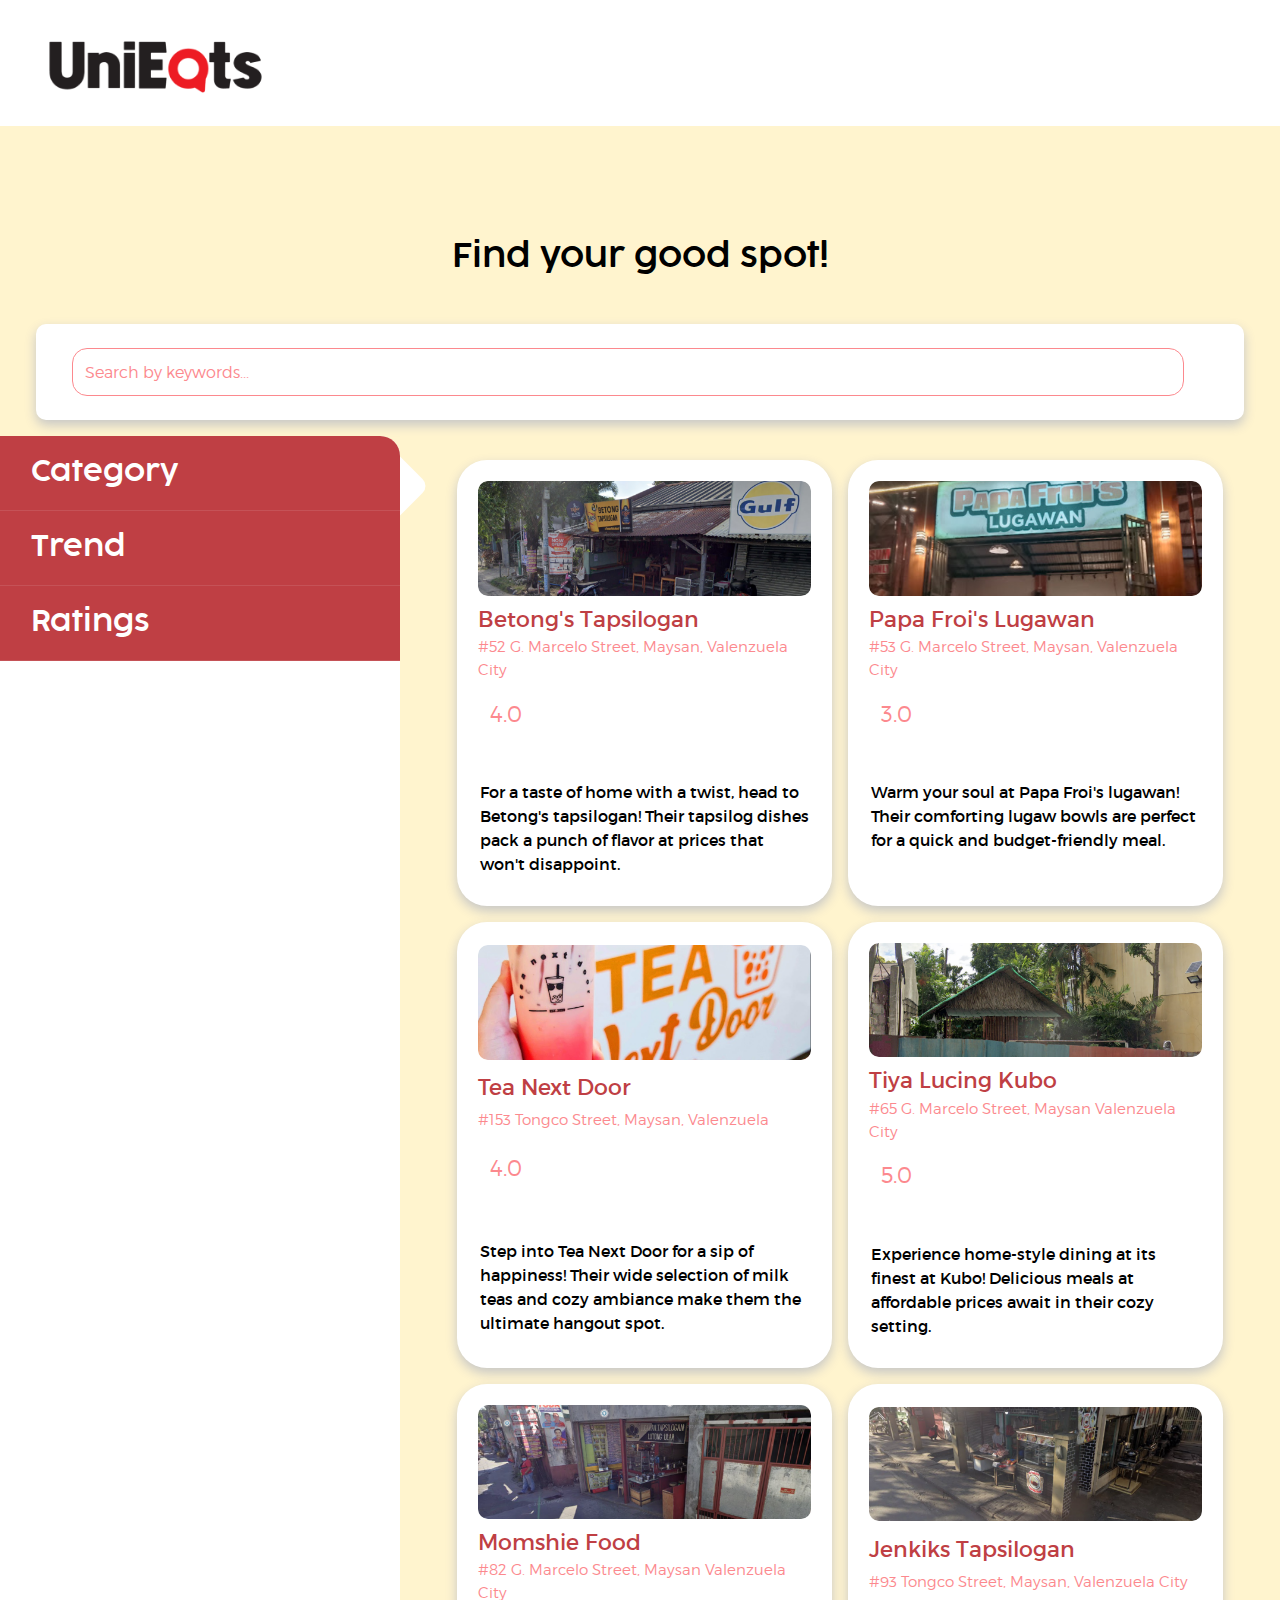
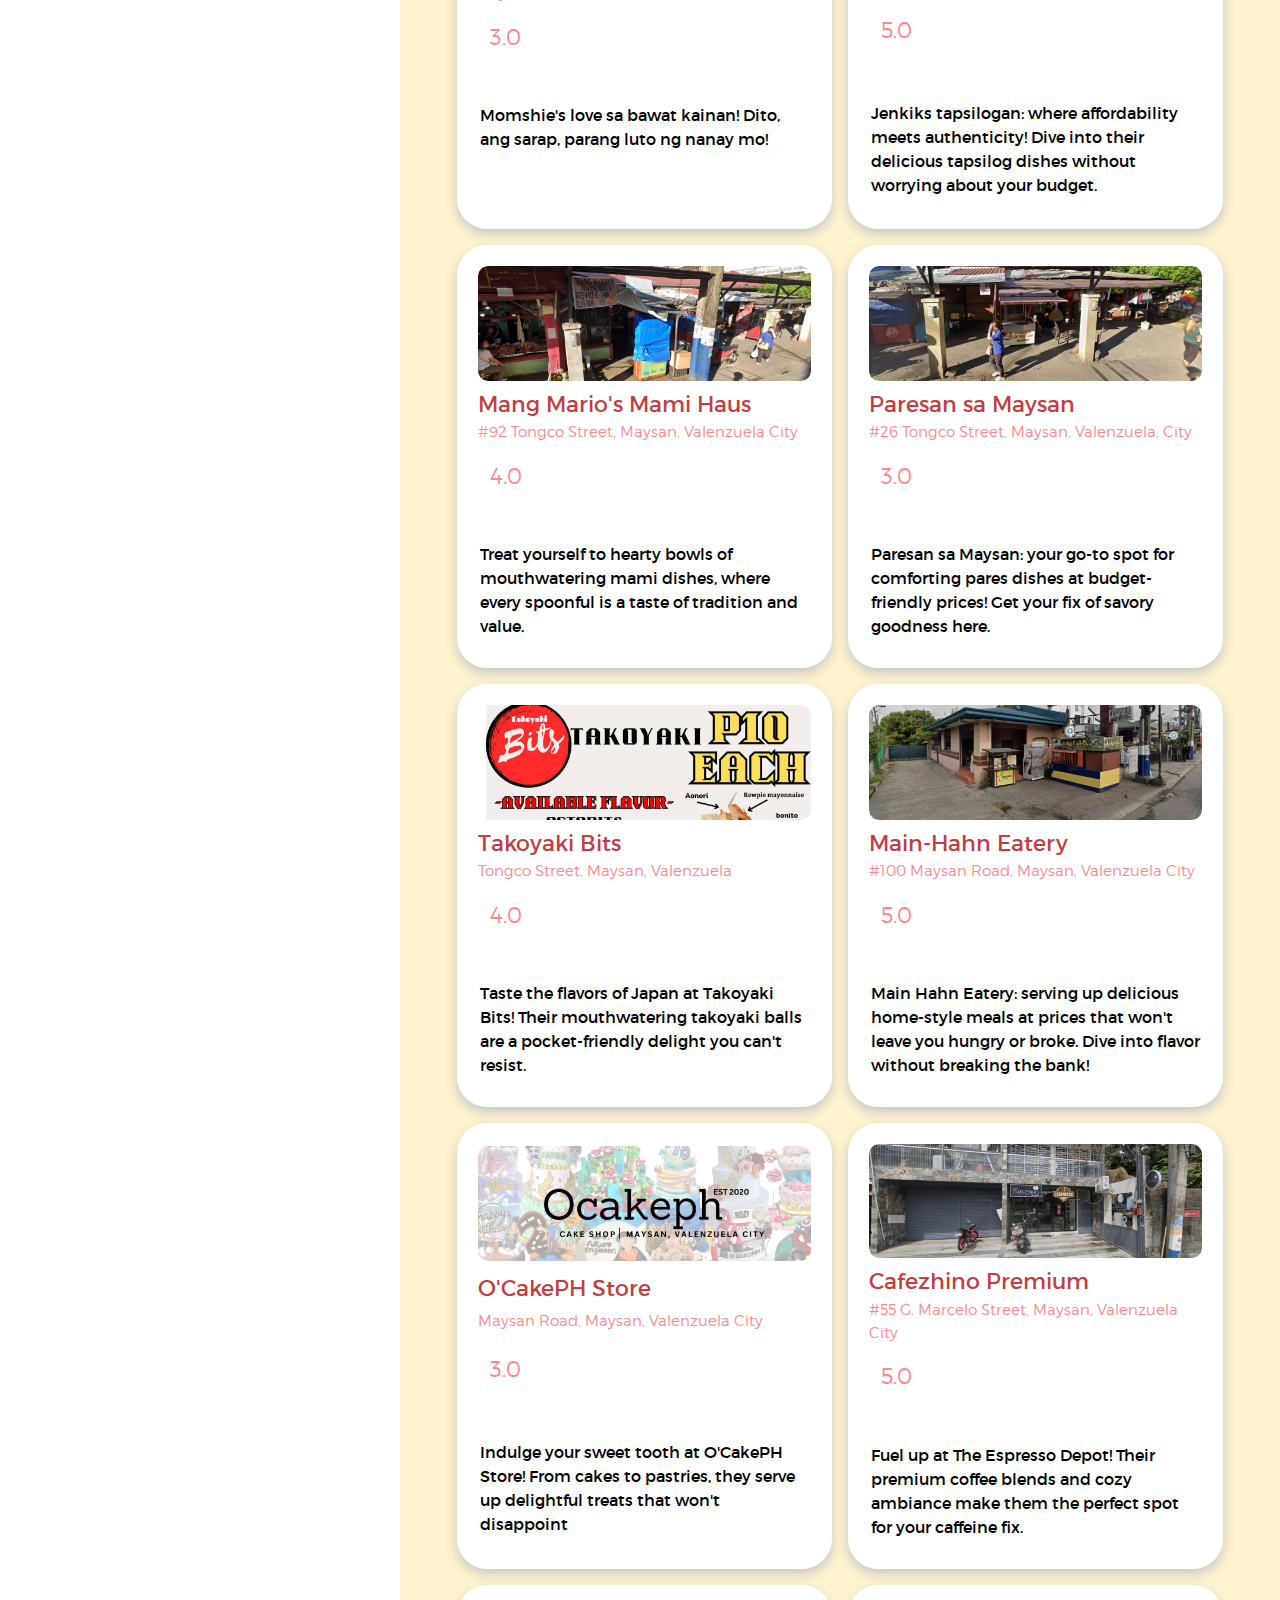
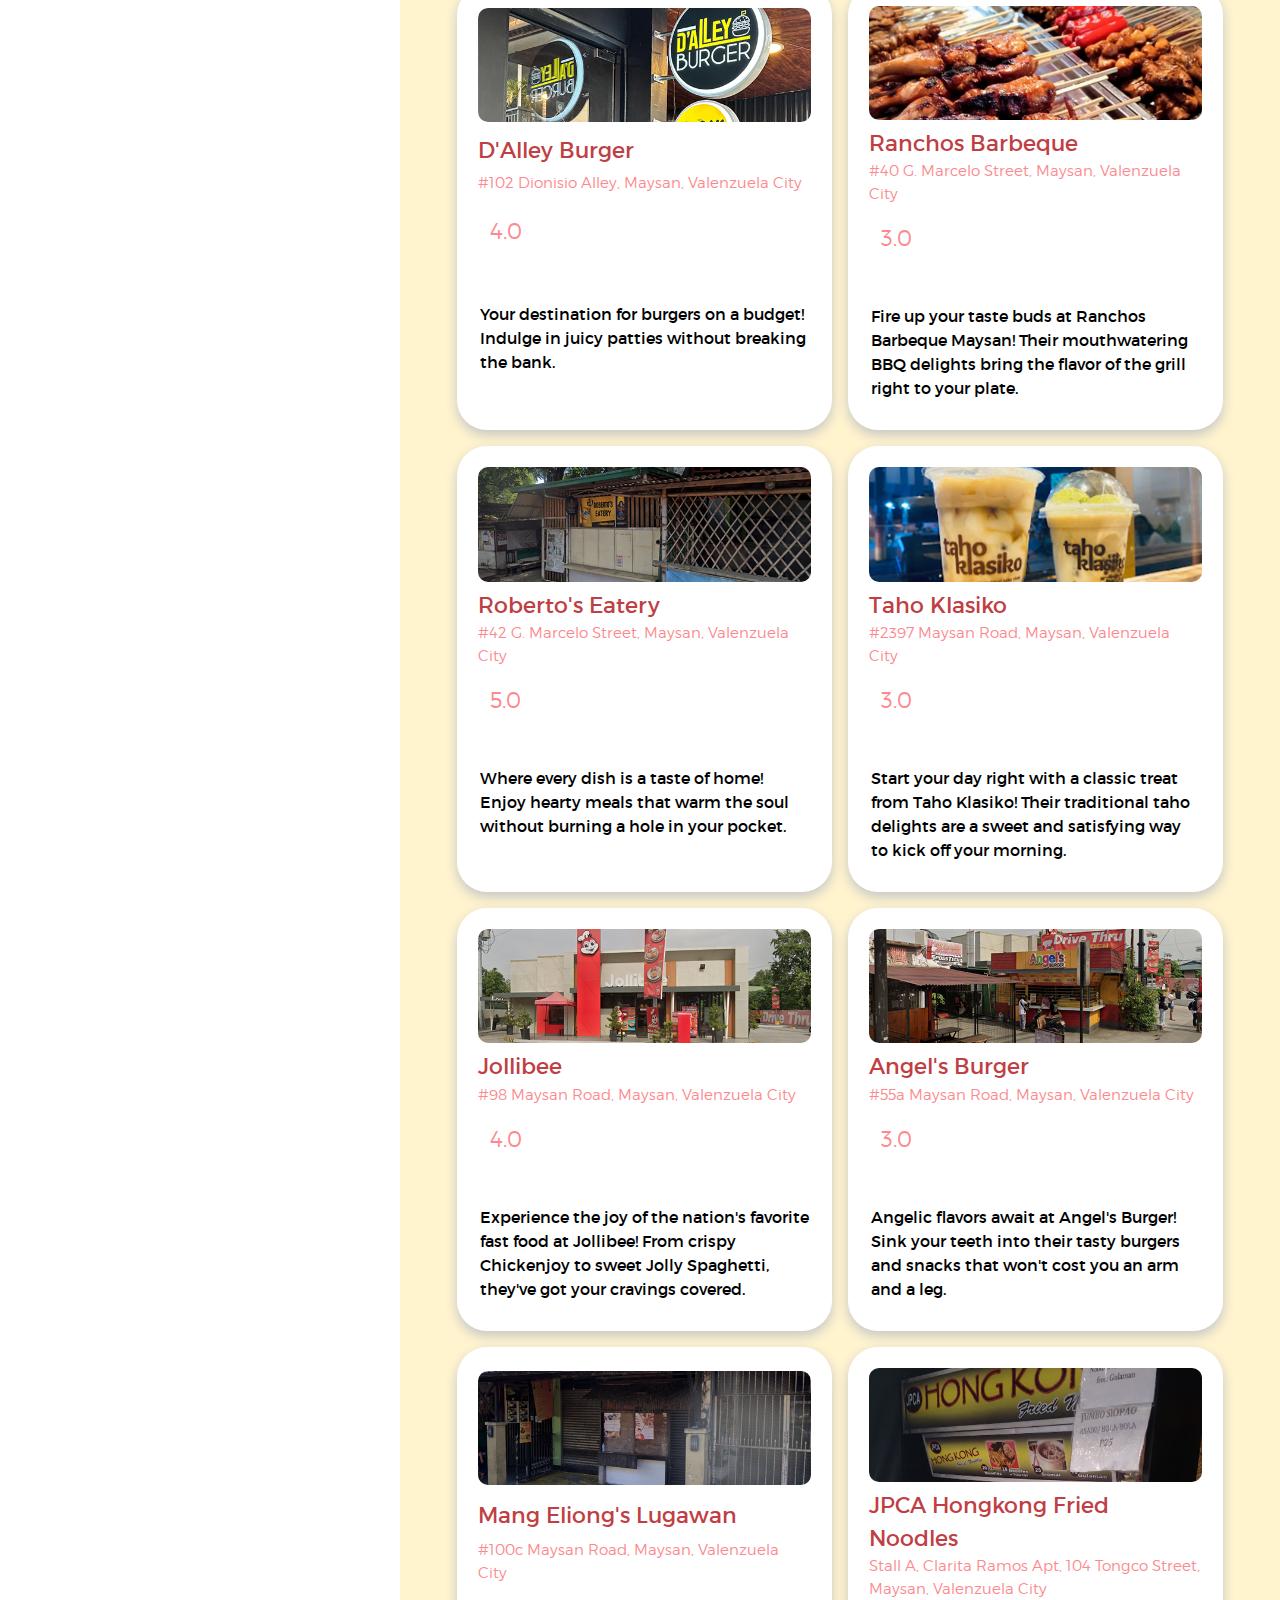
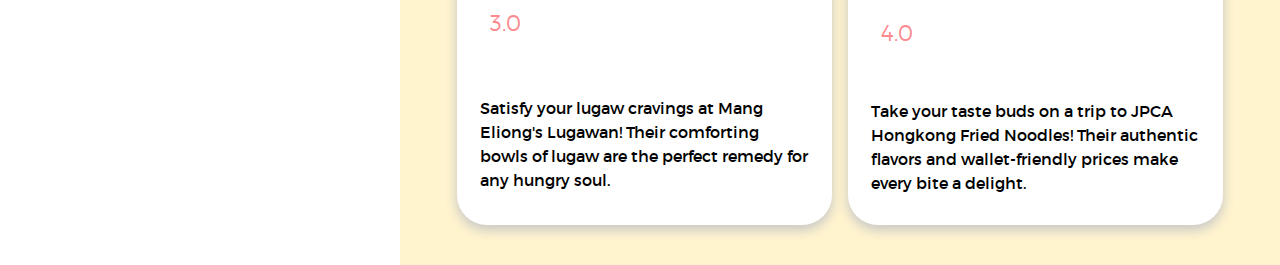
<file: eateries-directory-guest.html>
<!DOCTYPE html>
<html lang="en">
<head>
    <meta charset="UTF-8">
    <meta name="viewport" content="width=device-width, initial-scale=1.0">
    <title>UniEats</title>
    <link href="../assets/img/UniEats-Logo-Icon.png" rel="icon">

    <link rel="stylesheet" href="https://cdnjs.cloudflare.com/ajax/libs/font-awesome/6.5.1/css/all.min.css" integrity="sha512-DTOQO9RWCH3ppGqcWaEA1BIZOC6xxalwEsw9c2QQeAIftl+Vegovlnee1c9QX4TctnWMn13TZye+giMm8e2LwA==" crossorigin="anonymous" referrerpolicy="no-referrer" />

    <link rel="stylesheet" href="../css/side-bar-style.css">
    <link rel="stylesheet" href="../css/eateries-directory-guest-style.css">
    <link rel="stylesheet" href="../bootstrap-5.3.2-dist/css/bootstrap.css">
</head>
<body>
    <nav class="navbar navbar-expand-lg navbar-dark bg-navbar">
        <div class="container-fluid my-3 mt-4">
            <a class="navbar-brand" href="home-guest.html">
                <img src="../assets/img/UniEats-Logo.png" alt="UniEats Logo" class="img-fluid ms-4" id="uniEatsLogo"/>
            </a>
            <button class="navbar-toggler" type="button" data-bs-toggle="collapse" data-bs-target="#navbarNavDropdown" aria-controls="navbarNavDropdown" aria-expanded="false" aria-label="Toggle navigation">
                <span >
                    <i class="fas fa-bars" style="color:black; font-size:35px;"></i>
                </span>
            </button>
            <div class="collapse navbar-collapse justify-content-between" id="navbarNavDropdown">
                <ul class="navbar-nav ms-4">
                    <li class="nav-item mt-3">
                        <a class="nav-link nav-text" href="home-guest.html">HOME</a>
                    </li>
                    <li class="nav-item dropdown mt-3">
                        <div class="m-0 p-0" style="position: relative">
                            <a class="nav-link nav-text" id="toggleEateries" href="#" id="navbarDropdownMenuLink" role="button" data-bs-toggle="dropdown" aria-expanded="false" style="color: #BF3F44 !important;">EATERIES
                                <span class="position-absolute me-3 end-0 top-45 translate-middle-y">
                                    <i class="fa-solid fa-caret-down" id="toggleEateriesIcon" style="cursor:pointer; color: #BF3F44; font-size: 1.2rem"></i>  
                                </span>
                            </a>
                            <ul class="dropdown-menu" aria-labelledby="navbarDropdownMenuLink">
                                <li>
                                <a class="dropdown-item nav-text nav-text-active" href="eateries-directory-guest.html">Directory</a>
                                </li>
                                <li>
                                <a class="dropdown-item nav-text" href="eateries-map-sarap-guest.html">Map Sarap</a>
                                </li>
                            </ul>
                        </div>
                    </li>
                    <li class="nav-item mt-3">
                        <a class="nav-link nav-text" href="about-guest.html">ABOUT</a>
                    </li>
                    <li class="nav-item mt-3">
                        <a class="nav-link nav-text" href="contact-guest.html">CONTACT</a>
                    </li>
                    <li class="nav-item mt-3" id="hidden-nav">
                        <a class="nav-link nav-text" href="register.html">REGISTER</a>
                    </li>
                    <li class="nav-item mt-3" id="hidden-nav">
                        <a class="nav-link nav-text" href="sign-in.html">SIGN IN</a>
                    </li>
                    <li class="nav-item mt-3 ms-5" id="hidden-side-nav">
                        <a href="register.html">
                            <button class="btn nav-text btn-red-fill">REGISTER</button>
                        </a>
                    </li>
                    <li class="nav-item mt-3 ms-5" id="hidden-side-nav">
                        <a href="sign-in.html">
                            <button class="btn nav-text btn-red-outline">SIGN IN</button>
                        </a>
                    </li>
                </ul>
            </div>
        </div>
    </nav>

    <div class="container-fluid py-3 px-4" style="background-color: #fff4ce;">
        <h1 class="cocogoose-semilight-text-black text-center display-7 mt-7 mb-5">Find your good spot!</h1>

        <div class="row align-items-center px-4">
            <div class="row col-12 align-items-center p-4 m-0" style="background-color: white; border-radius: 10px; box-shadow: 0px 5px 12px #c6c6c6; border-radius: 10px;">
                <div class="col-12 d-flex align-items-center">
                    <input type="text" name="searchInput" id="searchInput" placeholder="Search by keywords..." class="form-control form-input-style" autocomplete="off">
                    <span class="ps-4">
                        <i id="searchIcon" class="fa-solid fa-magnifying-glass" style="font-size: 2.5rem; color: #BF3F44; cursor: pointer"></i>
                    </span>
                </div>
            </div>
        </div>
    </div>

    <div class="wrapper">
        <nav id="sidebar" class="active" style="background-color: white">
            <div class="custom-menu">
                <button type="button" id="sidebarCollapse" class="btn-1 btn-primary-1">
                    <i class="fa fa-bars" style="color: #BF3F44"></i>
                </button>
            </div>

            <div>
                <ul class="list-unstyled components">
                    <li class="active">
                        <div class="m-0 p-0" style="position: relative">
                            <a href="#categorySearchCategory" id="toggleCategory" data-toggle="collapse" aria-expanded="false" class="cocogoose-semilight-text-white display-xsm-6 p-3" style="text-decoration: none; border-radius: 0px 20px 0px 0px; background-color: #BF3F44;">
                                <i class="fa-solid fa-flag"></i>
                                &nbsp;&nbsp;&nbsp;Category
                                <span class="position-absolute me-3 end-0 top-50 translate-middle-y">
                                    <i class="fa-solid fa-caret-down" id="toggleCategoryIcon" style="cursor:pointer; color: white; font-size: 1.2rem"></i>  
                                </span>
                            </a>
                        </div>
                        <div class="sublist">
                          <ul class="collapse list-unstyled mb-2" id="categorySearchCategory">
                          <li class="subitem-border p-3 m-0">
                                <label class="trueno-regular-text-red display-xsm-4" id="categoryCategory" for="categoryCategory">Price Range</label>
                                <div class="row">
                                    <div class="col-12 mb-2">
                                        <input type="radio" class="btn-check" name="priceRange" id="priceRangeOpt1" value="less-than-100" autocomplete="off">
                                        <label class="p-2 m-0 btn custom-btn-price-range d-flex align-items-center justify-content-center" for="priceRangeOpt1">Less than 100</label>
                                    </div>
                                    <div class="col-12 mb-2">
                                        <input type="radio" class="btn-check" name="priceRange" id="priceRangeOpt2" value="100-to-200" autocomplete="off">
                                        <label class="p-2 m-0 btn custom-btn-price-range d-flex align-items-center justify-content-center" for="priceRangeOpt2">100 - 200</label>
                                    </div>
                                    <div class="col-12 mb-2">
                                        <input type="radio" class="btn-check" name="priceRange" id="priceRangeOpt3" value="more-than-200" autocomplete="off">
                                        <label class="p-2 m-0 btn custom-btn-price-range d-flex align-items-center justify-content-center" for="priceRangeOpt3">More than 200</label>
                                    </div>
                                    <div class="col-12 mb-2">
                                        <input type="radio" class="btn-check" name="priceRange" id="priceRangeOpt4" value="all" autocomplete="off">
                                        <label class="p-2 m-0 btn custom-btn-price-range d-flex align-items-center justify-content-center" for="priceRangeOpt4">All</label>
                                    </div>
                                </div>
                            </li>

                            <li class="subitem-border p-3 m-0">
                                <label class="trueno-regular-text-red display-xsm-4 mb-1" id="categoryCategory" for="categoryCategory">Availability Status</label>
                                <div class="row">
                                    <div class="custom-col-4 custom-mb-2">
                                        <input type="radio" class="btn-check" name="availabilityStatus" id="availabilityStatusOpt1" value="open" autocomplete="off">
                                        <label class="p-2 m-0 btn custom-btn-price-range d-flex align-items-center justify-content-center" for="availabilityStatusOpt1" style="padding: 0.75rem">Open Now</label>
                                    </div>
                                    <div class="custom-col-4 custom-mb-2">
                                        <input type="radio" class="btn-check" name="availabilityStatus" id="availabilityStatusOpt2" value="closed" autocomplete="off">
                                        <label class="p-2 m-0 btn custom-btn-price-range d-flex align-items-center justify-content-center" for="availabilityStatusOpt2">Closed Now</label>
                                    </div>
                                    <div class="custom-col-4 custom-mb-2">
                                        <input type="radio" class="btn-check" name="availabilityStatus" id="availabilityStatusOpt3" value="all" autocomplete="off">
                                        <label class="p-2 m-0 btn custom-btn-price-range d-flex align-items-center justify-content-center" for="availabilityStatusOpt3">All</label>
                                    </div>
                                </div>
                            </li>
                          </ul>
                        </div>
                    </li>

                    <li class="active">
                        <div class="m-0 p-0" style="position: relative">
                            <a href="#trendSearchCategory" id="toggleTrend" data-toggle="collapse" aria-expanded="false" class="sort-toggle cocogoose-semilight-text-white display-xsm-6 p-3" style="text-decoration: none; background-color: #BF3F44;">
                                <i class="fa-solid fa-arrow-trend-up"></i>
                                &nbsp;&nbsp;&nbsp;Trend
                                <span class="position-absolute me-3 end-0 top-50 translate-middle-y">
                                    <i class="fa-solid fa-caret-down" id="toggleTrendIcon" style="cursor:pointer; color: white; font-size: 1.2rem"></i>  
                                </span>
                            </a>
                        </div>
                        <div class="sublist">
                          <ul class="collapse list-unstyled mb-2" id="trendSearchCategory">
                            <li class="subitem-border p-3">
                                <label class="trueno-regular-text-red display-xsm-4" id="foodTypeCategory-label" for="foodTypeCategory">Food Type</label>
                                <select name="foodTypeCategory" id="foodTypeCategory" class="form-select trueno-light-text-black form-input-style mt-1">
                                    <option value="" selected>Select a Food Type</option>
                                    <option value="localSpecialties">Local Specialties</option>
                                    <option value="coffeeAndBeverages">Coffee & Beverages</option>
                                    <option value="fastFood">Fast Food</option>
                                    <option value="streetFood">Street Food</option>
                                    <option value="dessertAndTreats">Dessert and Treats</option>
                                </select>
                            </li>
                          </ul>
                        </div>
                    </li>

                    <li class="active">
                        <div class="m-0 p-0" style="position: relative">
                            <a href="#ratingsSearchCategory" id="toggleRatings" data-toggle="collapse" aria-expanded="false" class="sort-toggle cocogoose-semilight-text-white display-xsm-6 p-3" style="text-decoration: none; background-color: #BF3F44;">
                                <i class="fa-regular fa-star"></i>
                                &nbsp;&nbsp;&nbsp;Ratings
                                <span class="position-absolute me-3 end-0 top-50 translate-middle-y">
                                    <i class="fa-solid fa-caret-down" id="toggleRatingsIcon" style="cursor:pointer; color: white; font-size: 1.2rem"></i>  
                                </span>
                            </a>
                        </div>
                        <div class="sublist">
                          <ul class="collapse list-unstyled mb-2" id="ratingsSearchCategory">
                            <li class="subitem-border p-3">
                            <div class="row">
                                    <div class="custom-col-6 mb-2">
                                        <input type="radio" class="btn-check" value="all" name="starRatings" id="starRatingsOptAll" autocomplete="off">
                                        <label class="p-2 m-0 btn custom-btn-price-range d-flex align-items-center justify-content-center" for="starRatingsOptAll">All</label>
                                    </div>
                                    <div class="custom-col-6 mb-2">
                                        <input type="radio" class="btn-check" value="5" name="starRatings" id="starRatingsOpt1" autocomplete="off">
                                        <label class="p-2 m-0 btn custom-btn-price-range d-flex align-items-center justify-content-center" for="starRatingsOpt1">5 Stars</label>
                                    </div>
                                    <div class="custom-col-6 mb-2">
                                        <input type="radio" class="btn-check" value="4" name="starRatings" id="starRatingsOpt2" autocomplete="off">
                                        <label class="p-2 m-0 btn custom-btn-price-range d-flex align-items-center justify-content-center" for="starRatingsOpt2">4 Stars</label>
                                    </div>
                                    <div class="custom-col-6 mb-2">
                                        <input type="radio" class="btn-check" value="3" name="starRatings" id="starRatingsOpt3" autocomplete="off">
                                        <label class="p-2 m-0 btn custom-btn-price-range d-flex align-items-center justify-content-center" for="starRatingsOpt3">3 Stars</label>
                                    </div>
                                    <div class="custom-col-6 mb-2">
                                        <input type="radio" class="btn-check" value="2" name="starRatings" id="starRatingsOpt4" autocomplete="off">
                                        <label class="p-2 m-0 btn custom-btn-price-range d-flex align-items-center justify-content-center" for="starRatingsOpt4">2 Stars</label>
                                    </div>
                                    <div class="custom-col-6 mb-2">
                                        <input type="radio" class="btn-check" value="1" name="starRatings" id="starRatingsOpt5" autocomplete="off">
                                        <label class="p-2 m-0 btn custom-btn-price-range d-flex align-items-center justify-content-center" for="starRatingsOpt5">1 Star</label>
                                    </div>
                                </div>
                            </li>
                          </ul>
                        </div>
                    </li>
                </ul>
            </div>
        </nav>

        <div class="main">
            <div class="eateries-container">
                <div class="eateries-content" style="overflow-x: hidden">
                    <div class="content px-3 py-2">
                        <div id="eateryResults" class="container-fluid row col-12 py-3 px-3 p-0 m-0 d-flex justify-content-center">
                            <a href="eateries-directory-view-guest.html" class="row col-3-v2 p-3 mb-3 custom-mx-3 align-items-center eatery-card"
                                onclick="sendEateryData(this)"
                                data-eatery="{
                                    &quot;image&quot;:&quot;../assets/img/eateries/eatery-betongs-tapsilogan.png&quot;,
                                    &quot;name&quot;:&quot;Betong's Tapsilogan&quot;,
                                    &quot;rating&quot;:5,
                                    &quot;address&quot;:&quot;#52 G. Marcelo Street, Maysan, Valenzuela City&quot;,
                                    &quot;description&quot;:&quot;For a taste of home with a twist, head to Betong's tapsilogan! Their tapsilog dishes pack a punch of flavor at prices that won't disappoint.&quot;
                                    }"
                                >
                                <div class="col-12 p-0 m-0">
                                    <img class="tbr-img m-0" src="../assets/img/eateries/eatery-betongs-tapsilogan.png" alt="">
                                </div>
                                
                                <div class="col-12 mt-2 p-0 m-0">
                                    <p class="trueno-regular-text-red display-xsm-4 mb-0">Betong's Tapsilogan</p>
                                </div>
                                
                                <div class="col-12 p-0 m-0">
                                    <p class="trueno-light-text-red display-xxsm-1">#52 G. Marcelo Street, Maysan, Valenzuela City</p>
                                </div>

                                <div class="row col-12 d-flex align-items-center p-0 m-0">
                                    <div class="rating-slot" data-rating="4"></div>
                                </div>

                                <div class="col-12 mt-3 p-0 m-0">
                                    <textarea rows="4" class="trueno-regular-text-black display-xxsm-2" disabled>For a taste of home with a twist, head to Betong's tapsilogan! Their tapsilog dishes pack a punch of flavor at prices that won't disappoint.</textarea>
                                </div>
                            </a>

                            <a href="eateries-directory-view-guest.html" class="row col-3-v2 p-3 mb-3 custom-mx-3 align-items-center eatery-card"
                                onclick="sendEateryData(this)"
                                data-eatery="{
                                    &quot;image&quot;:&quot;../assets/img/eateries/eatery-papa-frois-lugawan.png&quot;,
                                    &quot;name&quot;:&quot;Papa Froi's Lugawan&quot;,
                                    &quot;rating&quot;:3,
                                    &quot;address&quot;:&quot;#53 G. Marcelo Street, Maysan, Valenzuela City&quot;,
                                    &quot;description&quot;:&quot;Warm your soul at Papa Froi's lugawan! Their comforting lugaw bowls are perfect for a quick and budget-friendly meal.&quot;
                                    }"
                                >
                                <div class="col-12 p-0 m-0">
                                    <img class="tbr-img m-0" src="../assets/img/eateries/eatery-papa-frois-lugawan.png" alt="">
                                </div>
                                
                                <div class="col-12 mt-2 p-0 m-0">
                                    <p class="trueno-regular-text-red display-xsm-4 mb-0">Papa Froi's Lugawan</p>
                                </div>
                                
                                <div class="col-12 p-0 m-0">
                                    <p class="trueno-light-text-red display-xxsm-1">#53 G. Marcelo Street, Maysan, Valenzuela City</p>
                                </div>

                                <div class="row col-12 d-flex align-items-center p-0 m-0">
                                    <div class="rating-slot" data-rating="3"></div>
                                </div>

                                <div class="col-12 mt-3 p-0 m-0">
                                    <textarea rows="4" class="trueno-regular-text-black display-xxsm-2" disabled>Warm your soul at Papa Froi's lugawan! Their comforting lugaw bowls are perfect for a quick and budget-friendly meal.</textarea>
                                </div>
                            </a>

                            <a href="eateries-directory-view-guest.html" class="row col-3-v2 p-3 mb-3 custom-mx-3 align-items-center eatery-card"
                                onclick="sendEateryData(this)"
                                data-eatery="{
                                    &quot;image&quot;:&quot;../assets/img/eateries/eatery-tea-next-door.png&quot;,
                                    &quot;name&quot;:&quot;Tea Next Door&quot;,
                                    &quot;rating&quot;:4,
                                    &quot;address&quot;:&quot;#153 Tongco Street, Maysan, Valenzuela&quot;,
                                    &quot;description&quot;:&quot;Step into Tea Next Door for a sip of happiness! Their wide selection of milk teas and cozy ambiance make them the ultimate hangout spot.&quot;
                                    }"
                                >
                                <div class="col-12 p-0 m-0">
                                    <img class="tbr-img m-0" src="../assets/img/eateries/eatery-tea-next-door.png" alt="">
                                </div>
                                
                                <div class="col-12 mt-2 p-0 m-0">
                                    <p class="trueno-regular-text-red display-xsm-4 mb-0">Tea Next Door</p>
                                </div>
                                
                                <div class="col-12 p-0 m-0">
                                    <p class="trueno-light-text-red display-xxsm-1">#153 Tongco Street, Maysan, Valenzuela</p>
                                </div>

                                <div class="row col-12 d-flex align-items-center p-0 m-0">
                                    <div class="rating-slot" data-rating="4"></div>
                                </div>

                                <div class="col-12 mt-3 p-0 m-0">
                                    <textarea rows="4" class="trueno-regular-text-black display-xxsm-2" disabled>Step into Tea Next Door for a sip of happiness! Their wide selection of milk teas and cozy ambiance make them the ultimate hangout spot.</textarea>
                                </div>
                            </a>

                            <a href="eateries-directory-view-guest.html" class="row col-3-v2 p-3 mb-3 custom-mx-3 align-items-center eatery-card"
                                onclick="sendEateryData(this)"
                                data-eatery="{
                                    &quot;image&quot;:&quot;../assets/img/eateries/eateries/eatery-kubo.png&quot;,
                                    &quot;name&quot;:&quot;Tiya Lucing Kubo&quot;,
                                    &quot;rating&quot;:5,
                                    &quot;address&quot;:&quot;#65 G. Marcelo Street, Maysan Valenzuela City&quot;,
                                    &quot;description&quot;:&quot;Experience home-style dining at its finest at Kubo! Delicious meals at affordable prices await in their cozy setting.&quot;
                                    }"
                                >
                                <div class="col-12 p-0 m-0">
                                    <img class="tbr-img m-0" src="../assets/img/eateries/eatery-kubo.png" alt="">
                                </div>
                                
                                <div class="col-12 mt-2 p-0 m-0">
                                    <p class="trueno-regular-text-red display-xsm-4 mb-0">Tiya Lucing Kubo</p>
                                </div>
                                
                                <div class="col-12 p-0 m-0">
                                    <p class="trueno-light-text-red display-xxsm-1">#65 G. Marcelo Street, Maysan Valenzuela City</p>
                                </div>

                                <div class="row col-12 d-flex align-items-center p-0 m-0">
                                    <div class="rating-slot" data-rating="5"></div>
                                </div>

                                <div class="col-12 mt-3 p-0 m-0">
                                    <textarea rows="4" class="trueno-regular-text-black display-xxsm-2" disabled>Experience home-style dining at its finest at Kubo! Delicious meals at affordable prices await in their cozy setting.</textarea>
                                </div>
                            </a>

                            <a href="eateries-directory-view-guest.html" class="row col-3-v2 p-3 mb-3 custom-mx-3 align-items-center eatery-card"
                                onclick="sendEateryData(this)"
                                data-eatery="{
                                    &quot;image&quot;:&quot;../assets/img/eateries/eatery-momshie-food.png&quot;,
                                    &quot;name&quot;:&quot;Momshie Food&quot;,
                                    &quot;rating&quot;:3,
                                    &quot;address&quot;:&quot;#82 G. Marcelo Street, Maysan Valenzuela City&quot;,
                                    &quot;description&quot;:&quot;Momshie's love sa bawat kainan! Dito, ang sarap, parang luto ng nanay mo!&quot;
                                    }"
                                >
                                <div class="col-12 p-0 m-0">
                                    <img class="tbr-img m-0" src="../assets/img/eateries/eatery-momshie-food.png" alt="">
                                </div>
                                
                                <div class="col-12 mt-2 p-0 m-0">
                                    <p class="trueno-regular-text-red display-xsm-4 mb-0">Momshie Food</p>
                                </div>
                                
                                <div class="col-12 p-0 m-0">
                                    <p class="trueno-light-text-red display-xxsm-1">#82 G. Marcelo Street, Maysan Valenzuela City</p>
                                </div>

                                <div class="row col-12 d-flex align-items-center p-0 m-0">
                                    <div class="rating-slot" data-rating="3"></div>
                                </div>

                                <div class="col-12 mt-3 p-0 m-0">
                                    <textarea rows="4" class="trueno-regular-text-black display-xxsm-2" disabled>Momshie's love sa bawat kainan! Dito, ang sarap, parang luto ng nanay mo!</textarea>
                                </div>
                            </a>

                            <a href="eateries-directory-view-guest.html" class="row col-3-v2 p-3 mb-3 custom-mx-3 align-items-center eatery-card"
                                onclick="sendEateryData(this)"
                                data-eatery="{
                                    &quot;image&quot;:&quot;../assets/img/eateries/eatery-jenkiks-tapsilogan.png&quot;,
                                    &quot;name&quot;:&quot;Jenkiks Tapsilogan&quot;,
                                    &quot;rating&quot;:5,
                                    &quot;address&quot;:&quot;#93 Tongco Street, Maysan, Valenzuela City&quot;,
                                    &quot;description&quot;:&quot;Jenkiks tapsilogan: where affordability meets authenticity! Dive into their delicious tapsilog dishes without worrying about your budget.&quot;
                                    }"
                                >
                                <div class="col-12 p-0 m-0">
                                    <img class="tbr-img m-0" src="../assets/img/eateries/eatery-jenkiks-tapsilogan.png" alt="">
                                </div>
                                
                                <div class="col-12 mt-2 p-0 m-0">
                                    <p class="trueno-regular-text-red display-xsm-4 mb-0">Jenkiks Tapsilogan</p>
                                </div>
                                
                                <div class="col-12 p-0 m-0">
                                    <p class="trueno-light-text-red display-xxsm-1">#93 Tongco Street, Maysan, Valenzuela City</p>
                                </div>

                                <div class="row col-12 d-flex align-items-center p-0 m-0">
                                    <div class="rating-slot" data-rating="5"></div>
                                </div>

                                <div class="col-12 mt-3 p-0 m-0">
                                    <textarea rows="4" class="trueno-regular-text-black display-xxsm-2" disabled>Jenkiks tapsilogan: where affordability meets authenticity! Dive into their delicious tapsilog dishes without worrying about your budget.</textarea>
                                </div>
                            </a>

                            <a href="eateries-directory-view-guest.html" class="row col-3-v2 p-3 mb-3 custom-mx-3 align-items-center eatery-card"
                                onclick="sendEateryData(this)"
                                data-eatery="{
                                    &quot;image&quot;:&quot;../assets/img/eateries/eatery-mang-marios-mami-haus.png&quot;,
                                    &quot;name&quot;:&quot;Mang Mario's Mami Haus&quot;,
                                    &quot;rating&quot;:4,
                                    &quot;address&quot;:&quot;#92 Tongco Street, Maysan, Valenzuela City&quot;,
                                    &quot;description&quot;:&quot;Treat yourself to hearty bowls of mouthwatering mami dishes, where every spoonful is a taste of tradition and value.&quot;
                                    }"
                                >
                                <div class="col-12 p-0 m-0">
                                    <img class="tbr-img m-0" src="../assets/img/eateries/eatery-mang-marios-mami-haus.png" alt="">
                                </div>
                                
                                <div class="col-12 mt-2 p-0 m-0">
                                    <p class="trueno-regular-text-red display-xsm-4 mb-0">Mang Mario's Mami Haus</p>
                                </div>
                                
                                <div class="col-12 p-0 m-0">
                                    <p class="trueno-light-text-red display-xxsm-1">#92 Tongco Street, Maysan, Valenzuela City</p>
                                </div>

                                <div class="row col-12 d-flex align-items-center p-0 m-0">
                                    <div class="rating-slot" data-rating="4"></div>
                                </div>

                                <div class="col-12 mt-3 p-0 m-0">
                                    <textarea rows="4" class="trueno-regular-text-black display-xxsm-2" disabled>Treat yourself to hearty bowls of mouthwatering mami dishes, where every spoonful is a taste of tradition and value.</textarea>
                                </div>
                            </a>

                            <a href="eateries-directory-view-guest.html" class="row col-3-v2 p-3 mb-3 custom-mx-3 align-items-center eatery-card"
                                onclick="sendEateryData(this)"
                                data-eatery="{
                                    &quot;image&quot;:&quot;../assets/img/eateries/eatery-paresan-sa-maysan.png&quot;,
                                    &quot;name&quot;:&quot;Paresan sa Maysan&quot;,
                                    &quot;rating&quot;:3,
                                    &quot;address&quot;:&quot;#26 Tongco Street, Maysan, Valenzuela, City&quot;,
                                    &quot;description&quot;:&quot;Paresan sa Maysan: your go-to spot for comforting pares dishes at budget-friendly prices! Get your fix of savory goodness here.&quot;
                                    }"
                                >
                                <div class="col-12 p-0 m-0">
                                    <img class="tbr-img m-0" src="../assets/img/eateries/eatery-paresan-sa-maysan.png" alt="">
                                </div>
                                
                                <div class="col-12 mt-2 p-0 m-0">
                                    <p class="trueno-regular-text-red display-xsm-4 mb-0">Paresan sa Maysan</p>
                                </div>
                                
                                <div class="col-12 p-0 m-0">
                                    <p class="trueno-light-text-red display-xxsm-1">#26 Tongco Street, Maysan, Valenzuela, City</p>
                                </div>

                                <div class="row col-12 d-flex align-items-center p-0 m-0">
                                    <div class="rating-slot" data-rating="3"></div>
                                </div>

                                <div class="col-12 mt-3 p-0 m-0">
                                    <textarea rows="4" class="trueno-regular-text-black display-xxsm-2" disabled>Paresan sa Maysan: your go-to spot for comforting pares dishes at budget-friendly prices! Get your fix of savory goodness here.</textarea>
                                </div>
                            </a>

                            <a href="eateries-directory-view-guest.html" class="row col-3-v2 p-3 mb-3 custom-mx-3 align-items-center eatery-card"
                                onclick="sendEateryData(this)"
                                data-eatery="{
                                    &quot;image&quot;:&quot;../assets/img/eateries/eatery-takoyaki-bits.png&quot;,
                                    &quot;name&quot;:&quot;Takoyaki Bits&quot;,
                                    &quot;rating&quot;:4,
                                    &quot;address&quot;:&quot;Tongco Street, Maysan, Valenzuela&quot;,
                                    &quot;description&quot;:&quot;Taste the flavors of Japan at Takoyaki Bits! Their mouthwatering takoyaki balls are a pocket-friendly delight you can't resist.&quot;
                                    }"
                                >
                                <div class="col-12 p-0 m-0">
                                    <img class="tbr-img m-0" src="../assets/img/eateries/eatery-takoyaki-bits.png" alt="">
                                </div>
                                
                                <div class="col-12 mt-2 p-0 m-0">
                                    <p class="trueno-regular-text-red display-xsm-4 mb-0">Takoyaki Bits</p>
                                </div>
                                
                                <div class="col-12 p-0 m-0">
                                    <p class="trueno-light-text-red display-xxsm-1">Tongco Street, Maysan, Valenzuela</p>
                                </div>

                                <div class="row col-12 d-flex align-items-center p-0 m-0">
                                    <div class="rating-slot" data-rating="4"></div>
                                </div>

                                <div class="col-12 mt-3 p-0 m-0">
                                    <textarea rows="4" class="trueno-regular-text-black display-xxsm-2" disabled>Taste the flavors of Japan at Takoyaki Bits! Their mouthwatering takoyaki balls are a pocket-friendly delight you can't resist.</textarea>
                                </div>
                            </a>

                            <a href="eateries-directory-view-guest.html" class="row col-3-v2 p-3 mb-3 custom-mx-3 align-items-center eatery-card"
                                onclick="sendEateryData(this)"
                                data-eatery="{
                                    &quot;image&quot;:&quot;../assets/img/eateries/eatery-main-hahn-eatery.png&quot;,
                                    &quot;name&quot;:&quot;Main-Hahn Eatery&quot;,
                                    &quot;rating&quot;:5,
                                    &quot;address&quot;:&quot;#100 Maysan Road, Maysan, Valenzuela City&quot;,
                                    &quot;description&quot;:&quot;Main Hahn Eatery: serving up delicious home-style meals at prices that won't leave you hungry or broke. Dive into flavor without breaking the bank!&quot;
                                    }"
                                >
                                <div class="col-12 p-0 m-0">
                                    <img class="tbr-img m-0" src="../assets/img/eateries/eatery-main-hahn-eatery.png" alt="">
                                </div>
                                
                                <div class="col-12 mt-2 p-0 m-0">
                                    <p class="trueno-regular-text-red display-xsm-4 mb-0">Main-Hahn Eatery</p>
                                </div>
                                
                                <div class="col-12 p-0 m-0">
                                    <p class="trueno-light-text-red display-xxsm-1">#100 Maysan Road, Maysan, Valenzuela City</p>
                                </div>

                                <div class="row col-12 d-flex align-items-center p-0 m-0">
                                    <div class="rating-slot" data-rating="5"></div>
                                </div>

                                <div class="col-12 mt-3 p-0 m-0">
                                    <textarea rows="4" class="trueno-regular-text-black display-xxsm-2" disabled>Main Hahn Eatery: serving up delicious home-style meals at prices that won't leave you hungry or broke. Dive into flavor without breaking the bank!</textarea>
                                </div>
                            </a>

                            <a href="eateries-directory-view-guest.html" class="row col-3-v2 p-3 mb-3 custom-mx-3 align-items-center eatery-card"
                                onclick="sendEateryData(this)"
                                data-eatery="{
                                    &quot;image&quot;:&quot;../assets/img/eateries/eatery-ocakeph-store.png&quot;,
                                    &quot;name&quot;:&quot;O'CakePH Store&quot;,
                                    &quot;rating&quot;:3,
                                    &quot;address&quot;:&quot;Maysan Road, Maysan, Valenzuela City&quot;,
                                    &quot;description&quot;:&quot;Indulge your sweet tooth at O'CakePH Store! From cakes to pastries, they serve up delightful treats that won't disappoint&quot;
                                    }"
                                >
                                <div class="col-12 p-0 m-0">
                                    <img class="tbr-img m-0" src="../assets/img/eateries/eatery-ocakeph-store.png" alt="">
                                </div>
                                
                                <div class="col-12 mt-2 p-0 m-0">
                                    <p class="trueno-regular-text-red display-xsm-4 mb-0">O'CakePH Store</p>
                                </div>
                                
                                <div class="col-12 p-0 m-0">
                                    <p class="trueno-light-text-red display-xxsm-1">Maysan Road, Maysan, Valenzuela City</p>
                                </div>

                                <div class="row col-12 d-flex align-items-center p-0 m-0">
                                    <div class="rating-slot" data-rating="3"></div>
                                </div>

                                <div class="col-12 mt-3 p-0 m-0">
                                    <textarea rows="4" class="trueno-regular-text-black display-xxsm-2" disabled>Indulge your sweet tooth at O'CakePH Store! From cakes to pastries, they serve up delightful treats that won't disappoint</textarea>
                                </div>
                            </a>

                            <a href="eateries-directory-view-guest.html" class="row col-3-v2 p-3 mb-3 custom-mx-3 align-items-center eatery-card"
                                onclick="sendEateryData(this)"
                                data-eatery="{
                                    &quot;image&quot;:&quot;../assets/img/eateries/eatery-the-espresso-depot-valenzuela.png&quot;,
                                    &quot;name&quot;:&quot;Cafezhino Premium&quot;,
                                    &quot;rating&quot;:5,
                                    &quot;address&quot;:&quot;#55 G. Marcelo Street, Maysan, Valenzuela City&quot;,
                                    &quot;description&quot;:&quot;Fuel up at The Espresso Depot! Their premium coffee blends and cozy ambiance make them the perfect spot for your caffeine fix.&quot;
                                    }"
                                >
                                <div class="col-12 p-0 m-0">
                                    <img class="tbr-img m-0" src="../assets/img/eateries/eatery-the-espresso-depot-valenzuela.png" alt="">
                                </div>
                                
                                <div class="col-12 mt-2 p-0 m-0">
                                    <p class="trueno-regular-text-red display-xsm-4 mb-0">Cafezhino Premium</p>
                                </div>
                                
                                <div class="col-12 p-0 m-0">
                                    <p class="trueno-light-text-red display-xxsm-1">#55 G. Marcelo Street, Maysan, Valenzuela City</p>
                                </div>

                                <div class="row col-12 d-flex align-items-center p-0 m-0">
                                    <div class="rating-slot" data-rating="5"></div>
                                </div>

                                <div class="col-12 mt-3 p-0 m-0">
                                    <textarea rows="4" class="trueno-regular-text-black display-xxsm-2" disabled>Fuel up at The Espresso Depot! Their premium coffee blends and cozy ambiance make them the perfect spot for your caffeine fix.</textarea>
                                </div>
                            </a>

                            <a href="eateries-directory-view-guest.html" class="row col-3-v2 p-3 mb-3 custom-mx-3 align-items-center eatery-card"
                                onclick="sendEateryData(this)"
                                data-eatery="{
                                    &quot;image&quot;:&quot;../assets/img/eateries/eatery-d-alley-burger.png&quot;,
                                    &quot;name&quot;:&quot;D'Alley Burger&quot;,
                                    &quot;rating&quot;:4,
                                    &quot;address&quot;:&quot;#102 Dionisio Alley, Maysan, Valenzuela City&quot;,
                                    &quot;description&quot;:&quot;Your destination for burgers on a budget! Indulge in juicy patties without breaking the bank.&quot;
                                    }"
                                >
                                <div class="col-12 p-0 m-0">
                                    <img class="tbr-img m-0" src="../assets/img/eateries/eatery-d-alley-burger.png" alt="">
                                </div>
                                
                                <div class="col-12 mt-2 p-0 m-0">
                                    <p class="trueno-regular-text-red display-xsm-4 mb-0">D'Alley Burger</p>
                                </div>
                                
                                <div class="col-12 p-0 m-0">
                                    <p class="trueno-light-text-red display-xxsm-1">#102 Dionisio Alley, Maysan, Valenzuela City</p>
                                </div>

                                <div class="row col-12 d-flex align-items-center p-0 m-0">
                                    <div class="rating-slot" data-rating="4"></div>
                                </div>

                                <div class="col-12 mt-3 p-0 m-0">
                                    <textarea rows="4" class="trueno-regular-text-black display-xxsm-2" disabled>Your destination for burgers on a budget! Indulge in juicy patties without breaking the bank.</textarea>
                                </div>
                            </a>

                            <a href="eateries-directory-view-guest.html" class="row col-3-v2 p-3 mb-3 custom-mx-3 align-items-center eatery-card"
                                onclick="sendEateryData(this)"
                                data-eatery="{
                                    &quot;image&quot;:&quot;../assets/img/eateries/eatery-ranchos-barbeque.png&quot;,
                                    &quot;name&quot;:&quot;Ranchos Barbeque&quot;,
                                    &quot;rating&quot;:3,
                                    &quot;address&quot;:&quot;#40 G. Marcelo Street, Maysan, Valenzuela City&quot;,
                                    &quot;description&quot;:&quot;Fire up your taste buds at Ranchos Barbeque Maysan! Their mouthwatering BBQ delights bring the flavor of the grill right to your plate.&quot;
                                    }"
                                >
                                <div class="col-12 p-0 m-0">
                                    <img class="tbr-img m-0" src="../assets/img/eateries/eatery-ranchos-barbeque.png" alt="">
                                </div>
                                
                                <div class="col-12 mt-2 p-0 m-0">
                                    <p class="trueno-regular-text-red display-xsm-4 mb-0">Ranchos Barbeque</p>
                                </div>
                                
                                <div class="col-12 p-0 m-0">
                                    <p class="trueno-light-text-red display-xxsm-1">#40 G. Marcelo Street, Maysan, Valenzuela City</p>
                                </div>

                                <div class="row col-12 d-flex align-items-center p-0 m-0">
                                    <div class="rating-slot" data-rating="3"></div>
                                </div>

                                <div class="col-12 mt-3 p-0 m-0">
                                    <textarea rows="4" class="trueno-regular-text-black display-xxsm-2" disabled>Fire up your taste buds at Ranchos Barbeque Maysan! Their mouthwatering BBQ delights bring the flavor of the grill right to your plate.</textarea>
                                </div>
                            </a>

                            <a href="eateries-directory-view-guest.html" class="row col-3-v2 p-3 mb-3 custom-mx-3 align-items-center eatery-card"
                                onclick="sendEateryData(this)"
                                data-eatery="{
                                    &quot;image&quot;:&quot;../assets/img/eateries/eatery-roberto-eatery.png&quot;,
                                    &quot;name&quot;:&quot;Roberto's Eatery&quot;,
                                    &quot;rating&quot;:5,
                                    &quot;address&quot;:&quot;#42 G. Marcelo Street, Maysan, Valenzuela City&quot;,
                                    &quot;description&quot;:&quot;Where every dish is a taste of home! Enjoy hearty meals that warm the soul without burning a hole in your pocket.&quot;
                                    }"
                                >
                                <div class="col-12 p-0 m-0">
                                    <img class="tbr-img m-0" src="../assets/img/eateries/eatery-roberto-eatery.png" alt="">
                                </div>
                                
                                <div class="col-12 mt-2 p-0 m-0">
                                    <p class="trueno-regular-text-red display-xsm-4 mb-0">Roberto's Eatery</p>
                                </div>
                                
                                <div class="col-12 p-0 m-0">
                                    <p class="trueno-light-text-red display-xxsm-1">#42 G. Marcelo Street, Maysan, Valenzuela City</p>
                                </div>

                                <div class="row col-12 d-flex align-items-center p-0 m-0">
                                    <div class="rating-slot" data-rating="5"></div>
                                </div>

                                <div class="col-12 mt-3 p-0 m-0">
                                    <textarea rows="4" class="trueno-regular-text-black display-xxsm-2" disabled>Where every dish is a taste of home! Enjoy hearty meals that warm the soul without burning a hole in your pocket.</textarea>
                                </div>
                            </a>

                            <a href="eateries-directory-view-guest.html" class="row col-3-v2 p-3 mb-3 custom-mx-3 align-items-center eatery-card"
                                onclick="sendEateryData(this)"
                                data-eatery="{
                                    &quot;image&quot;:&quot;../assets/img/eateries/eatery-taho-klasiko.png&quot;,
                                    &quot;name&quot;:&quot;Taho Klasiko&quot;,
                                    &quot;rating&quot;:3,
                                    &quot;address&quot;:&quot;#2397 Maysan Road, Maysan, Valenzuela City&quot;,
                                    &quot;description&quot;:&quot;Start your day right with a classic treat from Taho Klasiko! Their traditional taho delights are a sweet and satisfying way to kick off your morning.&quot;
                                    }"
                                >
                                <div class="col-12 p-0 m-0">
                                    <img class="tbr-img m-0" src="../assets/img/eateries/eatery-taho-klasiko.png" alt="">
                                </div>
                                
                                <div class="col-12 mt-2 p-0 m-0">
                                    <p class="trueno-regular-text-red display-xsm-4 mb-0">Taho Klasiko</p>
                                </div>
                                
                                <div class="col-12 p-0 m-0">
                                    <p class="trueno-light-text-red display-xxsm-1">#2397 Maysan Road, Maysan, Valenzuela City</p>
                                </div>

                                <div class="row col-12 d-flex align-items-center p-0 m-0">
                                    <div class="rating-slot" data-rating="3"></div>
                                </div>

                                <div class="col-12 mt-3 p-0 m-0">
                                    <textarea rows="4" class="trueno-regular-text-black display-xxsm-2" disabled>Start your day right with a classic treat from Taho Klasiko! Their traditional taho delights are a sweet and satisfying way to kick off your morning.</textarea>
                                </div>
                            </a>

                            <a href="eateries-directory-view-guest.html" class="row col-3-v2 p-3 mb-3 custom-mx-3 align-items-center eatery-card"
                                onclick="sendEateryData(this)"
                                data-eatery="{
                                    &quot;image&quot;:&quot;../assets/img/eateries/eatery-jollibee.png&quot;,
                                    &quot;name&quot;:&quot;Jollibee&quot;,
                                    &quot;rating&quot;:4,
                                    &quot;address&quot;:&quot;#98 Maysan Road, Maysan, Valenzuela City&quot;,
                                    &quot;description&quot;:&quot;Experience the joy of the nation's favorite fast food at Jollibee! From crispy Chickenjoy to sweet Jolly Spaghetti, they've got your cravings covered.&quot;
                                    }"
                                >
                                <div class="col-12 p-0 m-0">
                                    <img class="tbr-img m-0" src="../assets/img/eateries/eatery-jollibee.png" alt="">
                                </div>
                                
                                <div class="col-12 mt-2 p-0 m-0">
                                    <p class="trueno-regular-text-red display-xsm-4 mb-0">Jollibee</p>
                                </div>
                                
                                <div class="col-12 p-0 m-0">
                                    <p class="trueno-light-text-red display-xxsm-1">#98 Maysan Road, Maysan, Valenzuela City</p>
                                </div>

                                <div class="row col-12 d-flex align-items-center p-0 m-0">
                                    <div class="rating-slot" data-rating="4"></div>
                                </div>

                                <div class="col-12 mt-3 p-0 m-0">
                                    <textarea rows="4" class="trueno-regular-text-black display-xxsm-2" disabled>Experience the joy of the nation's favorite fast food at Jollibee! From crispy Chickenjoy to sweet Jolly Spaghetti, they've got your cravings covered.</textarea>
                                </div>
                            </a>

                            <a href="eateries-directory-view-guest.html" class="row col-3-v2 p-3 mb-3 custom-mx-3 align-items-center eatery-card"
                                onclick="sendEateryData(this)"
                                data-eatery="{
                                    &quot;image&quot;:&quot;../assets/img/eateries/eatery-angels-burger.png&quot;,
                                    &quot;name&quot;:&quot;Angel's Burger&quot;,
                                    &quot;rating&quot;:3,
                                    &quot;address&quot;:&quot;#55a Maysan Road, Maysan, Valenzuela City&quot;,
                                    &quot;description&quot;:&quot;Angelic flavors await at Angel's Burger! Sink your teeth into their tasty burgers and snacks that won't cost you an arm and a leg.&quot;
                                    }"
                                >
                                <div class="col-12 p-0 m-0">
                                    <img class="tbr-img m-0" src="../assets/img/eateries/eatery-angels-burger.png" alt="">
                                </div>
                                
                                <div class="col-12 mt-2 p-0 m-0">
                                    <p class="trueno-regular-text-red display-xsm-4 mb-0">Angel's Burger</p>
                                </div>
                                
                                <div class="col-12 p-0 m-0">
                                    <p class="trueno-light-text-red display-xxsm-1">#55a Maysan Road, Maysan, Valenzuela City</p>
                                </div>

                                <div class="row col-12 d-flex align-items-center p-0 m-0">
                                    <div class="rating-slot" data-rating="3"></div>
                                </div>

                                <div class="col-12 mt-3 p-0 m-0">
                                    <textarea rows="4" class="trueno-regular-text-black display-xxsm-2" disabled>Angelic flavors await at Angel's Burger! Sink your teeth into their tasty burgers and snacks that won't cost you an arm and a leg.</textarea>
                                </div>
                            </a>

                            <a href="eateries-directory-view-guest.html" class="row col-3-v2 p-3 mb-3 custom-mx-3 align-items-center eatery-card"
                                onclick="sendEateryData(this)"
                                data-eatery="{
                                    &quot;image&quot;:&quot;../assets/img/eateries/eatery-mang-eliong-lugawan.png&quot;,
                                    &quot;name&quot;:&quot;Mang Eliong's Lugawan&quot;,
                                    &quot;rating&quot;:3,
                                    &quot;address&quot;:&quot;#100c Maysan Road, Maysan, Valenzuela City&quot;,
                                    &quot;description&quot;:&quot;Satisfy your lugaw cravings at Mang Eliong's Lugawan! Their comforting bowls of lugaw are the perfect remedy for any hungry soul.&quot;
                                    }"
                                >
                                <div class="col-12 p-0 m-0">
                                    <img class="tbr-img m-0" src="../assets/img/eateries/eatery-mang-eliong-lugawan.png" alt="">
                                </div>
                                
                                <div class="col-12 mt-2 p-0 m-0">
                                    <p class="trueno-regular-text-red display-xsm-4 mb-0">Mang Eliong's Lugawan</p>
                                </div>
                                
                                <div class="col-12 p-0 m-0">
                                    <p class="trueno-light-text-red display-xxsm-1">#100c Maysan Road, Maysan, Valenzuela City</p>
                                </div>

                                <div class="row col-12 d-flex align-items-center p-0 m-0">
                                    <div class="rating-slot" data-rating="3"></div>
                                </div>

                                <div class="col-12 mt-3 p-0 m-0">
                                    <textarea rows="4" class="trueno-regular-text-black display-xxsm-2" disabled>Satisfy your lugaw cravings at Mang Eliong's Lugawan! Their comforting bowls of lugaw are the perfect remedy for any hungry soul.</textarea>
                                </div>
                            </a>

                            <a href="eateries-directory-view-guest.html" class="row col-3-v2 p-3 mb-3 custom-mx-3 align-items-center eatery-card"
                                onclick="sendEateryData(this)"
                                data-eatery="{
                                    &quot;image&quot;:&quot;../assets/img/eateries/eatery-jpca-hongkong-fried-noodles.png&quot;,
                                    &quot;name&quot;:&quot;JPCA Hongkong Fried Noodles&quot;,
                                    &quot;rating&quot;:4,
                                    &quot;address&quot;:&quot;Stall A, Clarita Ramos Apt, 104 Tongco Street, Maysan, Valenzuela City&quot;,
                                    &quot;description&quot;:&quot;Take your taste buds on a trip to JPCA Hongkong Fried Noodles! Their authentic flavors and wallet-friendly prices make every bite a delight.&quot;
                                    }"
                                >
                                <div class="col-12 p-0 m-0">
                                    <img class="tbr-img m-0" src="../assets/img/eateries/eatery-jpca-hongkong-fried-noodles.png" alt="">
                                </div>
                                
                                <div class="col-12 mt-2 p-0 m-0">
                                    <p class="trueno-regular-text-red display-xsm-4 mb-0">JPCA Hongkong Fried Noodles</p>
                                </div>
                                
                                <div class="col-12 p-0 m-0">
                                    <p class="trueno-light-text-red display-xxsm-1">Stall A, Clarita Ramos Apt, 104 Tongco Street, Maysan, Valenzuela City</p>
                                </div>

                                <div class="row col-12 d-flex align-items-center p-0 m-0">
                                    <div class="rating-slot" data-rating="4"></div>
                                </div>

                                <div class="col-12 mt-3 p-0 m-0">
                                    <textarea rows="4" class="trueno-regular-text-black display-xxsm-2" disabled>Take your taste buds on a trip to JPCA Hongkong Fried Noodles! Their authentic flavors and wallet-friendly prices make every bite a delight.</textarea>
                                </div>
                            </a>
                        </div>
                    </div>
                </div>
            </div>
        </div>
    </div>

    <template id="rating-5">
        <div class="custom-col-6-1 rating-display-above m-0 p-0" >
            <p class="trueno-light-text-red display-xsm-7 mb-2 m-0 p-0">5.0</p>
        </div>
        <div class="col-12 p-0 m-0">
            <div class="rating-wrapper">
                <span class="trueno-light-text-red display-xsm-7 custom-mt-2 ms-2 m-0 p-0 rating-display-inline" style="direction: ltr;">5.0</span>

                <input type="radio" id="5-star-rating" name="star-rating" value="5">
                <label for="5-star-rating" class="star-rating star" style="color: #FFE073">
                    <i class="fas fa-star d-inline-block"></i>
                </label>
                
                <input type="radio" id="4-star-rating" name="star-rating" value="4">
                <label for="4-star-rating" class="star-rating star" style="color: #FFE073">
                    <i class="fas fa-star d-inline-block"></i>
                </label>
                
                <input type="radio" id="3-star-rating" name="star-rating" value="3">
                <label for="3-star-rating" class="star-rating star" style="color: #FFE073">
                    <i class="fas fa-star d-inline-block"></i>
                </label>
                
                <input type="radio" id="2-star-rating" name="star-rating" value="2">
                <label for="2-star-rating" class="star-rating star" style="color: #FFE073">
                    <i class="fas fa-star d-inline-block"></i>
                </label>
                
                <input type="radio" id="1-star-rating" name="star-rating" value="1">
                <label for="1-star-rating" class="star-rating star" style="color: #FFE073">
                    <i class="fas fa-star d-inline-block"></i>
                </label>
            </div>
        </div>
    </template>

    <template id="rating-4">
        <div class="custom-col-6-1 rating-display-above m-0 p-0" >
            <p class="trueno-light-text-red display-xsm-7 mb-2 m-0 p-0">4.0</p>
        </div>
        <div class="col-12 p-0 m-0">
            <div class="rating-wrapper">
                <span class="trueno-light-text-red display-xsm-7 custom-mt-2 ms-2 m-0 p-0 rating-display-inline" style="direction: ltr;">4.0</span>

                <input type="radio" id="5-star-rating" name="star-rating" value="5">
                <label for="5-star-rating" class="star-rating">
                    <i class="fas fa-star d-inline-block"></i>
                </label>
                
                <input type="radio" id="4-star-rating" name="star-rating" value="4">
                <label for="4-star-rating" class="star-rating star" style="color: #FFE073">
                    <i class="fas fa-star d-inline-block"></i>
                </label>
                
                <input type="radio" id="3-star-rating" name="star-rating" value="3">
                <label for="3-star-rating" class="star-rating star" style="color: #FFE073">
                    <i class="fas fa-star d-inline-block"></i>
                </label>
                
                <input type="radio" id="2-star-rating" name="star-rating" value="2">
                <label for="2-star-rating" class="star-rating star" style="color: #FFE073">
                    <i class="fas fa-star d-inline-block"></i>
                </label>
                
                <input type="radio" id="1-star-rating" name="star-rating" value="1">
                <label for="1-star-rating" class="star-rating star" style="color: #FFE073">
                    <i class="fas fa-star d-inline-block"></i>
                </label>
            </div>
        </div>
    </template>

    <template id="rating-3">
        <div class="custom-col-6-1 rating-display-above m-0 p-0" >
            <p class="trueno-light-text-red display-xsm-7 mb-2 m-0 p-0">3.0</p>
        </div>
        <div class="col-12 p-0 m-0">
            <div class="rating-wrapper">
                <span class="trueno-light-text-red display-xsm-7 custom-mt-2 ms-2 m-0 p-0 rating-display-inline" style="direction: ltr;">3.0</span>

                <input type="radio" id="5-star-rating" name="star-rating" value="5">
                <label for="5-star-rating" class="star-rating">
                    <i class="fas fa-star d-inline-block"></i>
                </label>
                
                <input type="radio" id="4-star-rating" name="star-rating" value="4">
                <label for="4-star-rating" class="star-rating">
                    <i class="fas fa-star d-inline-block"></i>
                </label>
                
                <input type="radio" id="3-star-rating" name="star-rating" value="3">
                <label for="3-star-rating" class="star-rating star" style="color: #FFE073">
                    <i class="fas fa-star d-inline-block"></i>
                </label>
                
                <input type="radio" id="2-star-rating" name="star-rating" value="2">
                <label for="2-star-rating" class="star-rating star" style="color: #FFE073">
                    <i class="fas fa-star d-inline-block"></i>
                </label>
                
                <input type="radio" id="1-star-rating" name="star-rating" value="1">
                <label for="1-star-rating" class="star-rating star" style="color: #FFE073">
                    <i class="fas fa-star d-inline-block"></i>
                </label>
            </div>
        </div>
    </template>

    <template id="rating-2">
        <div class="custom-col-6-1 rating-display-above m-0 p-0" >
            <p class="trueno-light-text-red display-xsm-7 mb-2 m-0 p-0">2.0</p>
        </div>
        <div class="col-12 p-0 m-0">
            <div class="rating-wrapper">
                <span class="trueno-light-text-red display-xsm-7 custom-mt-2 ms-2 m-0 p-0 rating-display-inline" style="direction: ltr;">2.0</span>

                <input type="radio" id="5-star-rating" name="star-rating" value="5">
                <label for="5-star-rating" class="star-rating">
                    <i class="fas fa-star d-inline-block"></i>
                </label>
                
                <input type="radio" id="4-star-rating" name="star-rating" value="4">
                <label for="4-star-rating" class="star-rating">
                    <i class="fas fa-star d-inline-block"></i>
                </label>
                
                <input type="radio" id="3-star-rating" name="star-rating" value="3">
                <label for="3-star-rating" class="star-rating">
                    <i class="fas fa-star d-inline-block"></i>
                </label>
                
                <input type="radio" id="2-star-rating" name="star-rating" value="2">
                <label for="2-star-rating" class="star-rating star" style="color: #FFE073">
                    <i class="fas fa-star d-inline-block"></i>
                </label>
                
                <input type="radio" id="1-star-rating" name="star-rating" value="1">
                <label for="1-star-rating" class="star-rating star" style="color: #FFE073">
                    <i class="fas fa-star d-inline-block"></i>
                </label>
            </div>
        </div>
    </template>

    <template id="rating-1">
        <div class="custom-col-6-1 rating-display-above m-0 p-0" >
            <p class="trueno-light-text-red display-xsm-7 mb-2 m-0 p-0">1.0</p>
        </div>
        <div class="col-12 p-0 m-0">
            <div class="rating-wrapper">
                <span class="trueno-light-text-red display-xsm-7 custom-mt-2 ms-2 m-0 p-0 rating-display-inline" style="direction: ltr;">1.0</span>

                <input type="radio" id="5-star-rating" name="star-rating" value="5">
                <label for="5-star-rating" class="star-rating">
                    <i class="fas fa-star d-inline-block"></i>
                </label>
                
                <input type="radio" id="4-star-rating" name="star-rating" value="4">
                <label for="4-star-rating" class="star-rating">
                    <i class="fas fa-star d-inline-block"></i>
                </label>
                
                <input type="radio" id="3-star-rating" name="star-rating" value="3">
                <label for="3-star-rating" class="star-rating">
                    <i class="fas fa-star d-inline-block"></i>
                </label>
                
                <input type="radio" id="2-star-rating" name="star-rating" value="2">
                <label for="2-star-rating" class="star-rating">
                    <i class="fas fa-star d-inline-block"></i>
                </label>
                
                <input type="radio" id="1-star-rating" name="star-rating" value="1">
                <label for="1-star-rating" class="star-rating star" style="color: #FFE073">
                    <i class="fas fa-star d-inline-block"></i>
                </label>
            </div>
        </div>
    </template>

    <script src="../bootstrap-5.3.2-dist/js/bootstrap.bundle.js "></script>
    <script src="https://code.jquery.com/jquery-3.6.0.min.js"></script>
    <script src="../js/bootstrap.min.js"></script>
    <script src="../js/side-bar.js"></script>

    <script>
    function sendEateryData(el) {
        const eatery = JSON.parse(el.dataset.eatery);
        localStorage.setItem('selectedEatery', JSON.stringify(eatery));
    }
    </script>
    
    <script>
        document.querySelectorAll('.rating-slot').forEach(slot => {
            const rating = slot.dataset.rating;
            const templateId = rating === "0" ? "rating-none" : `rating-${rating}`;
            const template = document.getElementById(templateId);

            if (template) {
                slot.appendChild(template.content.cloneNode(true));
            }
        });
    </script>

    <script>
        document.getElementById('toggleCategory').addEventListener('click', function() {
            const categoryIcon = document.getElementById('toggleCategoryIcon');
            categoryIcon.classList.toggle('fa-caret-down');
            categoryIcon.classList.toggle('fa-caret-up');
        });

        document.getElementById('toggleTrend').addEventListener('click', function() {
            const trendIcon = document.getElementById('toggleTrendIcon');
            trendIcon.classList.toggle('fa-caret-down');
            trendIcon.classList.toggle('fa-caret-up');
        });

        document.getElementById('toggleRatings').addEventListener('click', function() {
            const ratingsIcon = document.getElementById('toggleRatingsIcon');
            ratingsIcon.classList.toggle('fa-caret-down');
            ratingsIcon.classList.toggle('fa-caret-up');
        });

        document.getElementById('toggleEateries').addEventListener('click', function() {
            const eateriesIcon = document.getElementById('toggleEateriesIcon');
            eateriesIcon.classList.toggle('fa-caret-down');
            eateriesIcon.classList.toggle('fa-caret-up');
        });
    </script>

    <script>
        function eateryView() {
            window.location.href = "../html/eateries-eatery-view-guest.html";
        }
    </script>
</body>
</html>
</file>
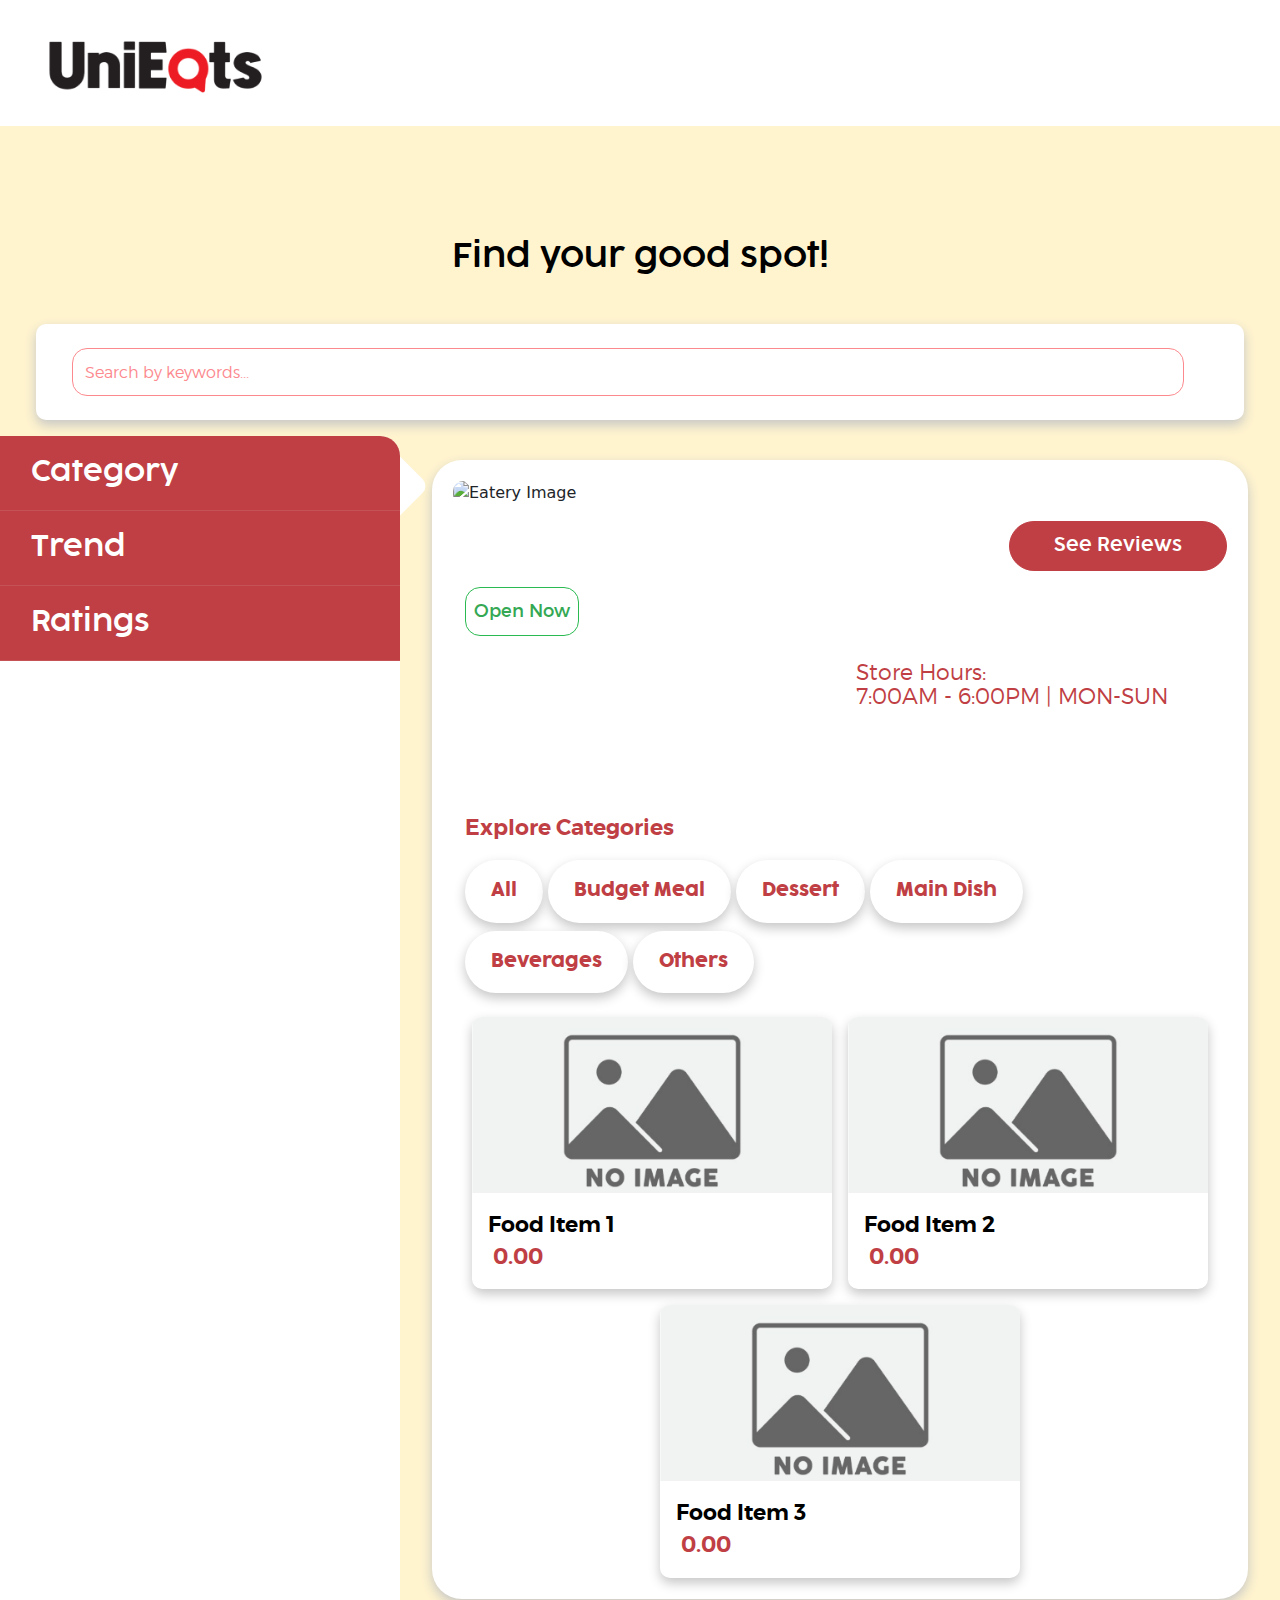
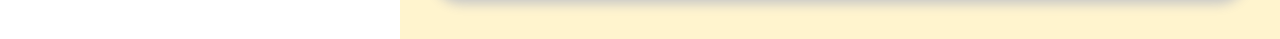
<file: eateries-directory-view-guest.html>
<!DOCTYPE html>
<html lang="en">
<head>
    <meta charset="UTF-8">
    <meta name="viewport" content="width=device-width, initial-scale=1.0">
    <title>UniEats</title>
    <link href="../assets/img/UniEats-Logo-Icon.png" rel="icon">

    <link rel="stylesheet" href="https://cdnjs.cloudflare.com/ajax/libs/font-awesome/6.5.1/css/all.min.css" integrity="sha512-DTOQO9RWCH3ppGqcWaEA1BIZOC6xxalwEsw9c2QQeAIftl+Vegovlnee1c9QX4TctnWMn13TZye+giMm8e2LwA==" crossorigin="anonymous" referrerpolicy="no-referrer" />

    <link rel="stylesheet" href="../css/side-bar-style.css">
    <link rel="stylesheet" href="../css/eateries-directory-view-guest-style.css">
    <link rel="stylesheet" href="../bootstrap-5.3.2-dist/css/bootstrap.css">
</head>
<body>
    <nav class="navbar navbar-expand-lg navbar-dark bg-navbar">
        <div class="container-fluid my-3 mt-4">
            <a class="navbar-brand" href="home-guest.html">
                <img src="../assets/img/UniEats-Logo.png" alt="UniEats Logo" class="img-fluid ms-4" id="uniEatsLogo"/>
            </a>
            <button class="navbar-toggler" type="button" data-bs-toggle="collapse" data-bs-target="#navbarNavDropdown" aria-controls="navbarNavDropdown" aria-expanded="false" aria-label="Toggle navigation">
                <span >
                    <i class="fas fa-bars" style="color:black; font-size:35px;"></i>
                </span>
            </button>
            <div class="collapse navbar-collapse justify-content-between" id="navbarNavDropdown">
                <ul class="navbar-nav ms-4">
                    <li class="nav-item mt-3">
                        <a class="nav-link nav-text" href="home-guest.html">HOME</a>
                    </li>
                    <li class="nav-item dropdown mt-3">
                        <div class="m-0 p-0" style="position: relative">
                            <a class="nav-link nav-text" id="toggleEateries" href="#" id="navbarDropdownMenuLink" role="button" data-bs-toggle="dropdown" aria-expanded="false" style="color: #BF3F44 !important;">EATERIES
                                <span class="position-absolute me-3 end-0 top-45 translate-middle-y">
                                    <i class="fa-solid fa-caret-down" id="toggleEateriesIcon" style="cursor:pointer; color: #BF3F44; font-size: 1.2rem"></i>  
                                </span>
                            </a>
                            <ul class="dropdown-menu" aria-labelledby="navbarDropdownMenuLink">
                                <li>
                                <a class="dropdown-item nav-text nav-text-active" href="eateries-directory-guest.html">Directory</a>
                                </li>
                                <li>
                                <a class="dropdown-item nav-text" href="eateries-map-sarap-guest.html">Map Sarap</a>
                                </li>
                            </ul>
                        </div>
                    </li>
                    <li class="nav-item mt-3">
                        <a class="nav-link nav-text" href="about-guest.html">ABOUT</a>
                    </li>
                    <li class="nav-item mt-3">
                        <a class="nav-link nav-text" href="contact-guest.html">CONTACT</a>
                    </li>
                    <li class="nav-item mt-3" id="hidden-nav">
                        <a class="nav-link nav-text" href="register.html">REGISTER</a>
                    </li>
                    <li class="nav-item mt-3" id="hidden-nav">
                        <a class="nav-link nav-text" href="sign-in.html">SIGN IN</a>
                    </li>
                    <li class="nav-item mt-3 ms-5" id="hidden-side-nav">
                        <a href="register.html">
                            <button class="btn nav-text btn-red-fill">REGISTER</button>
                        </a>
                    </li>
                    <li class="nav-item mt-3 ms-5" id="hidden-side-nav">
                        <a href="sign-in.html">
                            <button class="btn nav-text btn-red-outline">SIGN IN</button>
                        </a>
                    </li>
                </ul>
            </div>
        </div>
    </nav>


    <div class="container-fluid py-3 px-4" style="background-color: #fff4ce;">
        <h1 class="cocogoose-semilight-text-black text-center display-7 mt-7 mb-5">Find your good spot!</h1>

        <div class="row align-items-center px-4">
            <div class="row col-12 align-items-center p-4 m-0" style="background-color: white; border-radius: 10px; box-shadow: 0px 5px 12px #c6c6c6; border-radius: 10px;">
                <form id="searchForm" action="" method="GET" class="col-12 d-flex align-items-center">
                    <input type="text" name="searchInput" id="searchInput" placeholder="Search by keywords..." class="form-control form-input-style" required autocomplete="off">
                    <span class="ps-4">
                        <i id="searchIcon" class="fa-solid fa-magnifying-glass" style="font-size: 2.5rem; color: #BF3F44; cursor: pointer"></i>
                    </span>
                </form>
            </div>
        </div>
    </div>

    <div class="wrapper">
        <nav id="sidebar" class="active" style="background-color: white">
            <div class="custom-menu">
                <button type="button" id="sidebarCollapse" class="btn-1 btn-primary-1">
                    <i class="fa fa-bars" style="color: #BF3F44"></i>
                </button>
            </div>

            <div>
                <ul class="list-unstyled components">
                    <li class="active">
                        <div class="m-0 p-0" style="position: relative">
                            <a href="#categorySearchCategory" id="toggleCategory" data-toggle="collapse" aria-expanded="false" class="cocogoose-semilight-text-white display-xsm-6 p-3" style="text-decoration: none; border-radius: 0px 20px 0px 0px; background-color: #BF3F44;">
                                <i class="fa-solid fa-flag"></i>
                                &nbsp;&nbsp;&nbsp;Category
                                <span class="position-absolute me-3 end-0 top-50 translate-middle-y">
                                    <i class="fa-solid fa-caret-down" id="toggleCategoryIcon" style="cursor:pointer; color: white; font-size: 1.2rem"></i>  
                                </span>
                            </a>
                        </div>
                        <div class="sublist">
                          <ul class="collapse list-unstyled mb-2" id="categorySearchCategory">
                          <li class="subitem-border p-3 m-0">
                                <label class="trueno-regular-text-red display-xsm-4" id="categoryCategory" for="categoryCategory">Price Range</label>
                                <div class="row">
                                    <div class="col-12 mb-2">
                                        <input type="radio" class="btn-check" name="priceRange" id="priceRangeOpt1" value="less-than-100" autocomplete="off">
                                        <label class="p-2 m-0 btn custom-btn-price-range d-flex align-items-center justify-content-center" for="priceRangeOpt1">Less than 100</label>
                                    </div>
                                    <div class="col-12 mb-2">
                                        <input type="radio" class="btn-check" name="priceRange" id="priceRangeOpt2" value="100-to-200" autocomplete="off">
                                        <label class="p-2 m-0 btn custom-btn-price-range d-flex align-items-center justify-content-center" for="priceRangeOpt2">100 - 200</label>
                                    </div>
                                    <div class="col-12 mb-2">
                                        <input type="radio" class="btn-check" name="priceRange" id="priceRangeOpt3" value="more-than-200" autocomplete="off">
                                        <label class="p-2 m-0 btn custom-btn-price-range d-flex align-items-center justify-content-center" for="priceRangeOpt3">More than 200</label>
                                    </div>
                                    <div class="col-12 mb-2">
                                        <input type="radio" class="btn-check" name="priceRange" id="priceRangeOpt4" value="all" autocomplete="off">
                                        <label class="p-2 m-0 btn custom-btn-price-range d-flex align-items-center justify-content-center" for="priceRangeOpt4">All</label>
                                    </div>
                                </div>
                            </li>

                            <li class="subitem-border p-3 m-0">
                                <label class="trueno-regular-text-red display-xsm-4 mb-1" id="categoryCategory" for="categoryCategory">Availability Status</label>
                                <div class="row">
                                    <div class="custom-col-4 custom-mb-2">
                                        <input type="radio" class="btn-check" name="availabilityStatus" id="availabilityStatusOpt1" value="open" autocomplete="off">
                                        <label class="p-2 m-0 btn custom-btn-price-range d-flex align-items-center justify-content-center" for="availabilityStatusOpt1" style="padding: 0.75rem">Open Now</label>
                                    </div>
                                    <div class="custom-col-4 custom-mb-2">
                                        <input type="radio" class="btn-check" name="availabilityStatus" id="availabilityStatusOpt2" value="closed" autocomplete="off">
                                        <label class="p-2 m-0 btn custom-btn-price-range d-flex align-items-center justify-content-center" for="availabilityStatusOpt2">Closed Now</label>
                                    </div>
                                    <div class="custom-col-4 custom-mb-2">
                                        <input type="radio" class="btn-check" name="availabilityStatus" id="availabilityStatusOpt3" value="all" autocomplete="off">
                                        <label class="p-2 m-0 btn custom-btn-price-range d-flex align-items-center justify-content-center" for="availabilityStatusOpt3">All</label>
                                    </div>
                                </div>
                            </li>
                          </ul>
                        </div>
                    </li>

                    <li class="active">
                        <div class="m-0 p-0" style="position: relative">
                            <a href="#trendSearchCategory" id="toggleTrend" data-toggle="collapse" aria-expanded="false" class="sort-toggle cocogoose-semilight-text-white display-xsm-6 p-3" style="text-decoration: none; background-color: #BF3F44;">
                                <i class="fa-solid fa-arrow-trend-up"></i>
                                &nbsp;&nbsp;&nbsp;Trend
                                <span class="position-absolute me-3 end-0 top-50 translate-middle-y">
                                    <i class="fa-solid fa-caret-down" id="toggleTrendIcon" style="cursor:pointer; color: white; font-size: 1.2rem"></i>  
                                </span>
                            </a>
                        </div>
                        <div class="sublist">
                          <ul class="collapse list-unstyled mb-2" id="trendSearchCategory">
                            <li class="subitem-border p-3">
                                <label class="trueno-regular-text-red display-xsm-4" id="foodTypeCategory-label" for="foodTypeCategory">Food Type</label>
                                <select name="foodTypeCategory" id="foodTypeCategory" class="form-select trueno-light-text-black form-input-style mt-1">
                                    <option value="" selected>Select a Food Type</option>
                                    <option value="localSpecialties">Local Specialties</option>
                                    <option value="coffeeAndBeverages">Coffee & Beverages</option>
                                    <option value="fastFood">Fast Food</option>
                                    <option value="streetFood">Street Food</option>
                                    <option value="dessertAndTreats">Dessert and Treats</option>
                                </select>
                            </li>
                          </ul>
                        </div>
                    </li>

                    <li class="active">
                        <div class="m-0 p-0" style="position: relative">
                            <a href="#ratingsSearchCategory" id="toggleRatings" data-toggle="collapse" aria-expanded="false" class="sort-toggle cocogoose-semilight-text-white display-xsm-6 p-3" style="text-decoration: none; background-color: #BF3F44;">
                                <i class="fa-regular fa-star"></i>
                                &nbsp;&nbsp;&nbsp;Ratings
                                <span class="position-absolute me-3 end-0 top-50 translate-middle-y">
                                    <i class="fa-solid fa-caret-down" id="toggleRatingsIcon" style="cursor:pointer; color: white; font-size: 1.2rem"></i>  
                                </span>
                            </a>
                        </div>
                        <div class="sublist">
                          <ul class="collapse list-unstyled mb-2" id="ratingsSearchCategory">
                            <li class="subitem-border p-3">
                                <div class="row">
                                    <div class="custom-col-6 mb-2">
                                        <input type="radio" class="btn-check" value="all" name="starRatings" id="starRatingsOptAll" autocomplete="off">
                                        <label class="p-2 m-0 btn custom-btn-price-range d-flex align-items-center justify-content-center" for="starRatingsOptAll">All</label>
                                    </div>
                                    <div class="custom-col-6 mb-2">
                                        <input type="radio" class="btn-check" value="5" name="starRatings" id="starRatingsOpt1" autocomplete="off">
                                        <label class="p-2 m-0 btn custom-btn-price-range d-flex align-items-center justify-content-center" for="starRatingsOpt1">5 Stars</label>
                                    </div>
                                    <div class="custom-col-6 mb-2">
                                        <input type="radio" class="btn-check" value="4" name="starRatings" id="starRatingsOpt2" autocomplete="off">
                                        <label class="p-2 m-0 btn custom-btn-price-range d-flex align-items-center justify-content-center" for="starRatingsOpt2">4 Stars</label>
                                    </div>
                                    <div class="custom-col-6 mb-2">
                                        <input type="radio" class="btn-check" value="3" name="starRatings" id="starRatingsOpt3" autocomplete="off">
                                        <label class="p-2 m-0 btn custom-btn-price-range d-flex align-items-center justify-content-center" for="starRatingsOpt3">3 Stars</label>
                                    </div>
                                    <div class="custom-col-6 mb-2">
                                        <input type="radio" class="btn-check" value="2" name="starRatings" id="starRatingsOpt4" autocomplete="off">
                                        <label class="p-2 m-0 btn custom-btn-price-range d-flex align-items-center justify-content-center" for="starRatingsOpt4">2 Stars</label>
                                    </div>
                                    <div class="custom-col-6 mb-2">
                                        <input type="radio" class="btn-check" value="1" name="starRatings" id="starRatingsOpt5" autocomplete="off">
                                        <label class="p-2 m-0 btn custom-btn-price-range d-flex align-items-center justify-content-center" for="starRatingsOpt5">1 Star</label>
                                    </div>
                                </div>
                            </li>
                          </ul>
                        </div>
                    </li>
                </ul>
            </div>
        </nav>

        <div class="main">
            <div class="eateries-container">
                <div class="eateries-content" style="overflow-x: hidden">
                    <div class="content px-3 py-2">
                        <div id="eateryResults" class="container-fluid row col-12 py-3 px-3 p-0 m-0 d-flex justify-content-center">
                            
                            <div class="row col-12 p-3 mb-3 align-items-center eatery-card">
                                <div class="back-button">
                                    <i class="fa-solid fa-arrow-left" style="color: white; font-size: 2.5rem" onclick="goBack()"></i>
                                </div>
                                <div class="col-12 p-0 m-0">
                                    <img class="tbr-img m-0 eatery-img" alt="Eatery Image">
                                </div>
                                <div class="row col-12 mt-3 p-0 m-0">
                                    <div class="custom-col-8">
                                        <p class="trueno-semibold-text-red display-7 mb-0 eatery-name"></p>
                                    </div>
                                    <div class="col-4 align-items-center d-flex justify-content-end p-0"> 
                                        <button class="btn btn-red-fill display-xsm-5 py-8 see-review-btn-lg" data-toggle="modal" data-target="#reviewModal">See Reviews</button>
                                    </div>
                                </div>
                                <div class="row col-12 align-items-center">
                                    <div class="col-12 d-flex align-items-center mt-3">
                                        <span class="open-status px-2 py-8 display-xsm-5 me-3">Open Now</span>

                                        <div id="rating-container"></div>
                                        
                                    </div>
                                </div>
                                <div class="row col-12 align-items-center mt-2 p-0 m-0">
                                    <span class="btn btn-red-fill display-xsm-5 py-8 see-review-btn-sm my-2" data-toggle="modal" data-target="#reviewModal">See Reviews</span>
                                </div>
                                <div class="row col-12 align-items-center mt-3">
                                    <div class="custom-col-6-2 d-flex align-items-center">
                                        <p class="display-7" style="color: #bf3f44"><i class="fa-solid fa-location-dot me-3"></i></p>
                                        <p class="display-xsm-4 trueno-light-text-dark-red" style="line-height: 1.5rem" id="eatery-address"></p>
                                    </div>
                                    <div class="custom-col-6-2 d-flex align-items-center">
                                        <p class="display-7" style="color: #bf3f44"><i class="fa-solid fa-clock me-3"></i></p>
                                        <p class="display-xsm-4 trueno-light-text-dark-red" style="line-height: 1.5rem">Store Hours:<br>7:00AM <span> - </span> 6:00PM | MON-SUN</p>
                                    </div>
                                </div>
                                <div class="col-12 align-items-center mt-4">
                                    <p class="trueno-regular-text-black display-xsm-4" style="line-height: 1.75rem; text-align: justify" id="eatery-description"></p>
                                </div>
                                <div class="col-12 align-items-center">
                                    <p class="trueno-semibold-text-red display-xsm-4 mt-5">Explore Categories</p>
                                </div>
                                <div class="row align-items-center mt-0 category-container">
                                    <div class="col-12">
                                        <button class="cocogoose-regular-text-red display-xsm-5 category" onclick="filterMealCards('all'); changeColor(this)">All</button>
                                        <button class="cocogoose-regular-text-red display-xsm-5 category" onclick="filterMealCards('budgetMeal'); changeColor(this)">Budget Meal</button>
                                        <button class="cocogoose-regular-text-red display-xsm-5 category" onclick="filterMealCards('dessert'); changeColor(this)">Dessert</button>
                                        <button class="cocogoose-regular-text-red display-xsm-5 category" onclick="filterMealCards('mainDish'); changeColor(this)">Main Dish</button>
                                        <button class="cocogoose-regular-text-red display-xsm-5 category" onclick="filterMealCards('beverages'); changeColor(this)">Beverages</button>
                                        <button class="cocogoose-regular-text-red display-xsm-5 category" onclick="filterMealCards('others'); changeColor(this)">Others</button>
                                    </div>
                                </div>
                                <div class="col-12 align-items-center category-container-dropdown">
                                    <select name="mealTypeCategory" id="mealTypeCategory" class="form-select cocogoose-regular-text-red display-xsm-5 dish-category-style mt-1" style="box-shadow: 0px 5px 12px #c6c6c6;" onchange="filterMealCards(this.value)">
                                        <option value="all" selected>All</option>
                                        <option value="budgetMeal">Budget Meal</option>
                                        <option value="dessert">Dessert</option>
                                        <option value="mainDish">Main Dish</option>
                                        <option value="beverages">Beverages</option>
                                        <option value="others">Others</option>
                                    </select>
                                </div>
                                <div class="container row col-12 mt-3 align-items-center m-0 d-flex justify-content-center" style="gap: 1rem;">
                                    <div class="row custom-col-3-5 align-items-center m-0 p-0 meal-card" style="box-shadow: 0px 5px 12px #c6c6c6; border-radius: 10px; background-color: white;"
                                        data-meal-category="' . $row_tbl_meal['meal_category'] . '">
                                        <div class="col-12 align-items-center m-0 p-0">
                                            <img class="meal-img" src="../assets/img/meal/no-meal.png" alt="Meal Image">
                                        </div>

                                        <div class="col-10 m-0 ps-3 mt-3">
                                            <p class="trueno-semibold-text-black display-xsm-4">Food Item 1<br>
                                                <span class="trueno-semibold-text-red"><i class="fa-solid fa-peso-sign"></i>&nbsp;0.00</span>
                                            </p>
                                        </div>
                                    </div>

                                    <div class="row custom-col-3-5 align-items-center m-0 p-0 meal-card" style="box-shadow: 0px 5px 12px #c6c6c6; border-radius: 10px; background-color: white;"
                                        data-meal-category="' . $row_tbl_meal['meal_category'] . '">
                                        <div class="col-12 align-items-center m-0 p-0">
                                            <img class="meal-img" src="../assets/img/meal/no-meal.png" alt="Meal Image">
                                        </div>

                                        <div class="col-10 m-0 ps-3 mt-3">
                                            <p class="trueno-semibold-text-black display-xsm-4">Food Item 2<br>
                                                <span class="trueno-semibold-text-red"><i class="fa-solid fa-peso-sign"></i>&nbsp;0.00</span>
                                            </p>
                                        </div>
                                    </div>

                                    <div class="row custom-col-3-5 align-items-center m-0 p-0 meal-card" style="box-shadow: 0px 5px 12px #c6c6c6; border-radius: 10px; background-color: white;"
                                        data-meal-category="' . $row_tbl_meal['meal_category'] . '">
                                        <div class="col-12 align-items-center m-0 p-0">
                                            <img class="meal-img" src="../assets/img/meal/no-meal.png" alt="Meal Image">
                                        </div>

                                        <div class="col-10 m-0 ps-3 mt-3">
                                            <p class="trueno-semibold-text-black display-xsm-4">Food Item 3<br>
                                                <span class="trueno-semibold-text-red"><i class="fa-solid fa-peso-sign"></i>&nbsp;0.00</span>
                                            </p>
                                        </div>
                                    </div>
                                </div>
                            </div>
                        </div>
                    </div>
                </div>
            </div>
        </div>
    </div>

    <div class="modal fade" id="reviewModal" tabindex="-1" role="dialog" aria-labelledby="reviewModalLabel" aria-hidden="true">
        <div class="modal-dialog modal-lg modal-dialog-centered" role="document">
            <div class="modal-content">
                <button type="button" class="close-btn" data-dismiss="modal" aria-label="Close" style="position: absolute; top: 10px; right: 10px; z-index: 9999;">
                    <span aria-hidden="true"><i class="fa-solid fa-xmark"></i></span>
                </button>
                <div class="modal-body">
                        <img class="img-fluid eatery-img" alt="Eatery Image">
                    <div class="row align-items-center m-0 py-4 px-3">
                        <p class="col-12 trueno-semibold-text-red display-7 mb-0 eatery-name"></p>
                        <p class="col-12 display-xsm-4 trueno-light-text-dark-red mb-4">MON - SUN 7:00AM - 6:00PM</p>
                        <hr>
                        <div class="row col-12 align-items-center m-0 p-0">
                            <p class="col-6 display-xsm-4 trueno-semibold-text-light-red mt-3 mb-4">All Ratings (0)</p>
                            <div class="col-6 d-flex justify-content-end align-items-center">
                                <p class="display-xsm-4 trueno-semibold-text-red mt-3 mb-4">
                                    <span><i class="fa-solid fa-star" style="color: #FFE073"></i></span>
                                    &nbsp;
                                </p>
                            </div>
                        </div>
                        <div class="container mb-2">
                            <div class="row align-items-center">
                                <div class="col-1 d-flex justify-content-center m-0 p-0">
                                    <p class="trueno-regular-text-black display-xsm-5 m-0 p-0">
                                        5
                                        <i class="fa-solid fa-star" style="color: #FFE073"></i>
                                    </p>
                                </div>
                                <div class="col-10">
                                    <div class="progress m-0">
                                        <div class="progress-bar" role="progressbar" style="width: 0%" aria-valuenow="0" aria-valuemin="0" aria-valuemax="100"></div>
                                    </div>
                                </div>
                                <div class="col-1 d-flex justify-content-center m-0 p-0">
                                    <p class="trueno-regular-text-black display-xsm-5 m-0 p-0">0%</p>
                                </div>
                            </div>
                        </div>
                        <div class="container mb-2">
                            <div class="row align-items-center">
                                <div class="col-1 d-flex justify-content-center m-0 p-0">
                                    <p class="trueno-regular-text-black display-xsm-5 m-0 p-0">
                                        4
                                        <i class="fa-solid fa-star" style="color: #FFE073"></i>
                                    </p>
                                </div>
                                <div class="col-10">
                                    <div class="progress m-0">
                                        <div class="progress-bar" role="progressbar" style="width: 0%" aria-valuenow="0" aria-valuemin="0" aria-valuemax="100"></div>
                                    </div>
                                </div>
                                <div class="col-1 d-flex justify-content-center m-0 p-0">
                                    <p class="trueno-regular-text-black display-xsm-5 m-0 p-0">0%</p>
                                </div>
                            </div>
                        </div>
                        <div class="container mb-2">
                            <div class="row align-items-center">
                                <div class="col-1 d-flex justify-content-center m-0 p-0">
                                    <p class="trueno-regular-text-black display-xsm-5 m-0 p-0">
                                        3
                                        <i class="fa-solid fa-star" style="color: #FFE073"></i>
                                    </p>
                                </div>
                                <div class="col-10">
                                    <div class="progress m-0">
                                        <div class="progress-bar" role="progressbar" style="width: 0%" aria-valuenow="0" aria-valuemin="0" aria-valuemax="100"></div>
                                    </div>
                                </div>
                                <div class="col-1 d-flex justify-content-center m-0 p-0">
                                    <p class="trueno-regular-text-black display-xsm-5 m-0 p-0">0%</p>
                                </div>
                            </div>
                        </div>
                        <div class="container mb-2">
                            <div class="row align-items-center">
                                <div class="col-1 d-flex justify-content-center m-0 p-0">
                                    <p class="trueno-regular-text-black display-xsm-5 m-0 p-0">
                                        2
                                        <i class="fa-solid fa-star" style="color: #FFE073"></i>
                                    </p>
                                </div>
                                <div class="col-10">
                                    <div class="progress m-0">
                                        <div class="progress-bar" role="progressbar" style="width: 0%" aria-valuenow="0" aria-valuemin="0" aria-valuemax="100"></div>
                                    </div>
                                </div>
                                <div class="col-1 d-flex justify-content-center m-0 p-0">
                                    <p class="trueno-regular-text-black display-xsm-5 m-0 p-0">0%</p>
                                </div>
                            </div>
                        </div>
                        <div class="container mb-6">
                            <div class="row align-items-center">
                                <div class="col-1 d-flex justify-content-center m-0 p-0">
                                    <p class="trueno-regular-text-black display-xsm-5 m-0 p-0">
                                        1
                                        <i class="fa-solid fa-star" style="color: #FFE073"></i>
                                    </p>
                                </div>
                                <div class="col-10">
                                    <div class="progress m-0">
                                        <div class="progress-bar" role="progressbar" style="width: 0%" aria-valuenow="0" aria-valuemin="0" aria-valuemax="100"></div>
                                    </div>
                                </div>
                                <div class="col-1 d-flex justify-content-center m-0 p-0">
                                    <p class="trueno-regular-text-black display-xsm-5 m-0 p-0">0%</p>
                                </div>
                            </div>
                        </div>
                        <div class="row col-12 align-items-center m-0 p-0">
                            <p class="col-6 display-xsm-4 trueno-semibold-text-light-red mt-3 mb-3">Reviews</p>
                            <div class="col-6 d-flex justify-content-end align-items-center">
                                <p class="display-xsm-4 trueno-semibold-text-red mt-3 mb-4 filter-by">
                                    <span><i class="fa-solid fa-filter" style="color: #BF3F44"></i></span>
                                    &nbsp;Filter by
                                </p>

                                <div class="filter_dd">
                                    <div class="row ps-4 pt-3">
                                        <label class="trueno-regular-text-red col-12 p-0">Star&nbsp;<i class="fa-solid fa-star" style="color: #FFE073"></i></label>
    
                                        <label for="fiveStarCheck" class="trueno-regular-text-black col-6 p-0">
                                            <input class="custom-color-checkbox" type="checkbox" name="starCheck" value="5" id="fiveStarCheck"/> 
                                            5 Stars (0)  
                                        </label>
                                        <label for="fourStarCheck" class="trueno-regular-text-black col-6 p-0">
                                            <input class="custom-color-checkbox" type="checkbox" name="starCheck" value="4" id="fourStarCheck"/> 
                                            4 Stars (0)
                                        </label>
                                        <label for="threeStarCheck" class="trueno-regular-text-black col-6 p-0">
                                            <input class="custom-color-checkbox" type="checkbox" name="starCheck" value="3" id="threeStarCheck"/> 
                                            3 Stars (0)  
                                        </label>
                                        <label for="twoStarCheck" class="trueno-regular-text-black col-6 p-0">
                                            <input class="custom-color-checkbox" type="checkbox" name="starCheck" value="2" id="twoStarCheck"/> 
                                            2 Stars (0)
                                        </label>
                                        <label for="oneStarCheck" class="trueno-regular-text-black col-12 p-0 mb-2">
                                            <input class="custom-color-checkbox" type="checkbox" name="starCheck" value="1" id="oneStarCheck"/> 
                                            1 Star (0)
                                        </label>

                                        <label class="trueno-regular-text-red col-12 p-0">Date&nbsp;<i class="fa-solid fa-calendar-days"></i></label>
    
                                        <label for="latestToOldestCheck" class="trueno-regular-text-black col-12 p-0">
                                            <input class="custom-color-checkbox" type="radio" name="sortRadio" value="latestToOldest" id="latestToOldestCheck" checked/> 
                                            Latest to Oldest
                                        </label>
                                        <label for="oldestToLatestCheck" class="trueno-regular-text-black col-12 p-0 mb-2">
                                            <input class="custom-color-checkbox" type="radio" name="sortRadio" value="oldestToLatest" id="oldestToLatestCheck"/> 
                                            Oldest to Latest
                                        </label>
                                    </div>
                                </div>
                            </div>

                            <div id="rowsContainer">
                                <hr>
                                <div class="col-12 align-items-center text-center">
                                    <p class="trueno-light-text-red display-xsm-7 mb-2 m-0 p-4">No Reviews Yet</p>
                                </div>
                            </div>
                        </div>
                    </div>
                </div>
            </div>
        </div>
    </div>

    <script src="../bootstrap-5.3.2-dist/js/bootstrap.bundle.js "></script>
    <script src="https://code.jquery.com/jquery-3.6.0.min.js"></script>
    <script src="../js/bootstrap.min.js"></script>
    <script src="../js/side-bar.js"></script>

    <script>
    document.addEventListener('DOMContentLoaded', () => {
        const raw = localStorage.getItem('selectedEatery');
        if (!raw) return;

        const eatery = JSON.parse(raw);
        const rating = parseInt(eatery.rating);

        document.querySelectorAll('.eatery-img').forEach(img => {
            img.src = eatery.image;
        });
        document.querySelectorAll('.eatery-name').forEach(el => {
            el.textContent = eatery.name;
        });
        document.getElementById('eatery-address').textContent = eatery.address;
        document.getElementById('eatery-description').textContent = eatery.description;

        let ratingHTML = '';
        switch (rating) {
            case 5:
                ratingHTML = `
                <div class="custom-col-6-1 rating-display-above m-0 p-0" >
                    <p class="trueno-light-text-red display-xsm-7 mb-2 m-0 p-0">5.0</p>
                </div>
                <div class="col-12 p-0 m-0">
                    <div class="rating-wrapper rating-star-lg align-items-center">
                        <span class="trueno-light-text-red display-xsm-5 ms-2 m-0 p-0 rating-display-inline">5.0</span>
                        <input type="radio" id="5-star-rating" name="star-rating" value="5">
                        <label for="5-star-rating" class="star-rating star" style="color: #FFE073">
                        <i class="fas fa-star d-inline-block"></i>
                        </label>
                        
                        <input type="radio" id="4-star-rating" name="star-rating" value="4">
                        <label for="4-star-rating" class="star-rating star" style="color: #FFE073">
                        <i class="fas fa-star d-inline-block"></i>
                        </label>
                        
                        <input type="radio" id="3-star-rating" name="star-rating" value="3">
                        <label for="3-star-rating" class="star-rating star" style="color: #FFE073">
                        <i class="fas fa-star d-inline-block"></i>
                        </label>
                        
                        <input type="radio" id="2-star-rating" name="star-rating" value="2">
                        <label for="2-star-rating" class="star-rating star" style="color: #FFE073">
                        <i class="fas fa-star d-inline-block"></i>
                        </label>
                        
                        <input type="radio" id="1-star-rating" name="star-rating" value="1">
                        <label for="1-star-rating" class="star-rating star" style="color: #FFE073">
                        <i class="fas fa-star d-inline-block"></i>
                        </label>
                    </div>
                </div>`;
                break;
            
            case 4:
                ratingHTML = `
                <div class="custom-col-6-1 rating-display-above m-0 p-0" >
                    <p class="trueno-light-text-red display-xsm-7 mb-2 m-0 p-0">4.0</p>
                </div>
                <div class="col-12 p-0 m-0">
                    <div class="rating-wrapper rating-star-lg align-items-center">
                        <span class="trueno-light-text-red display-xsm-5 ms-2 m-0 p-0 rating-display-inline">4.0</span>
                        <input type="radio" id="5-star-rating" name="star-rating" value="5">
                        <label for="5-star-rating" class="star-rating">
                        <i class="fas fa-star d-inline-block"></i>
                        </label>
                        
                        <input type="radio" id="4-star-rating" name="star-rating" value="4">
                        <label for="4-star-rating" class="star-rating star" style="color: #FFE073">
                        <i class="fas fa-star d-inline-block"></i>
                        </label>
                        
                        <input type="radio" id="3-star-rating" name="star-rating" value="3">
                        <label for="3-star-rating" class="star-rating star" style="color: #FFE073">
                        <i class="fas fa-star d-inline-block"></i>
                        </label>
                        
                        <input type="radio" id="2-star-rating" name="star-rating" value="2">
                        <label for="2-star-rating" class="star-rating star" style="color: #FFE073">
                        <i class="fas fa-star d-inline-block"></i>
                        </label>
                        
                        <input type="radio" id="1-star-rating" name="star-rating" value="1">
                        <label for="1-star-rating" class="star-rating star" style="color: #FFE073">
                        <i class="fas fa-star d-inline-block"></i>
                        </label>
                    </div>
                </div>`;
                break;

            case 3:
                ratingHTML = `
                <div class="custom-col-6-1 rating-display-above m-0 p-0" >
                    <p class="trueno-light-text-red display-xsm-7 mb-2 m-0 p-0">3.0</p>
                </div>
                <div class="col-12 p-0 m-0">
                    <div class="rating-wrapper rating-star-lg align-items-center">
                        <span class="trueno-light-text-red display-xsm-5 ms-2 m-0 p-0 rating-display-inline">3.0</span>
                        <input type="radio" id="5-star-rating" name="star-rating" value="5">
                        <label for="5-star-rating" class="star-rating">
                        <i class="fas fa-star d-inline-block"></i>
                        </label>
                        
                        <input type="radio" id="4-star-rating" name="star-rating" value="4">
                        <label for="4-star-rating" class="star-rating">
                        <i class="fas fa-star d-inline-block"></i>
                        </label>
                        
                        <input type="radio" id="3-star-rating" name="star-rating" value="3">
                        <label for="3-star-rating" class="star-rating star" style="color: #FFE073">
                        <i class="fas fa-star d-inline-block"></i>
                        </label>
                        
                        <input type="radio" id="2-star-rating" name="star-rating" value="2">
                        <label for="2-star-rating" class="star-rating star" style="color: #FFE073">
                        <i class="fas fa-star d-inline-block"></i>
                        </label>
                        
                        <input type="radio" id="1-star-rating" name="star-rating" value="1">
                        <label for="1-star-rating" class="star-rating star" style="color: #FFE073">
                        <i class="fas fa-star d-inline-block"></i>
                        </label>
                    </div>
                </div>`;
                break;

            case 2:
                ratingHTML = `
                <div class="custom-col-6-1 rating-display-above m-0 p-0" >
                    <p class="trueno-light-text-red display-xsm-7 mb-2 m-0 p-0">2.0</p>
                </div>
                <div class="col-12 p-0 m-0">
                    <div class="rating-wrapper rating-star-lg align-items-center">
                        <span class="trueno-light-text-red display-xsm-5 ms-2 m-0 p-0 rating-display-inline">2.0</span>
                        <input type="radio" id="5-star-rating" name="star-rating" value="5">
                        <label for="5-star-rating" class="star-rating">
                        <i class="fas fa-star d-inline-block"></i>
                        </label>
                        
                        <input type="radio" id="4-star-rating" name="star-rating" value="4">
                        <label for="4-star-rating" class="star-rating">
                        <i class="fas fa-star d-inline-block"></i>
                        </label>
                        
                        <input type="radio" id="3-star-rating" name="star-rating" value="3">
                        <label for="3-star-rating" class="star-rating">
                        <i class="fas fa-star d-inline-block"></i>
                        </label>
                        
                        <input type="radio" id="2-star-rating" name="star-rating" value="2">
                        <label for="2-star-rating" class="star-rating star" style="color: #FFE073">
                        <i class="fas fa-star d-inline-block"></i>
                        </label>
                        
                        <input type="radio" id="1-star-rating" name="star-rating" value="1">
                        <label for="1-star-rating" class="star-rating star" style="color: #FFE073">
                        <i class="fas fa-star d-inline-block"></i>
                        </label>
                    </div>
                </div>`;
                break;

            case 1:
                ratingHTML = `
                <div class="custom-col-6-1 rating-display-above m-0 p-0" >
                    <p class="trueno-light-text-red display-xsm-7 mb-2 m-0 p-0">1.0</p>
                </div>
                <div class="col-12 p-0 m-0">
                    <div class="rating-wrapper rating-star-lg align-items-center">
                        <span class="trueno-light-text-red display-xsm-5 ms-2 m-0 p-0 rating-display-inline">1.0</span>
                        <input type="radio" id="5-star-rating" name="star-rating" value="5">
                        <label for="5-star-rating" class="star-rating">
                        <i class="fas fa-star d-inline-block"></i>
                        </label>
                        
                        <input type="radio" id="4-star-rating" name="star-rating" value="4">
                        <label for="4-star-rating" class="star-rating">
                        <i class="fas fa-star d-inline-block"></i>
                        </label>
                        
                        <input type="radio" id="3-star-rating" name="star-rating" value="3">
                        <label for="3-star-rating" class="star-rating">
                        <i class="fas fa-star d-inline-block"></i>
                        </label>
                        
                        <input type="radio" id="2-star-rating" name="star-rating" value="2">
                        <label for="2-star-rating" class="star-rating">
                        <i class="fas fa-star d-inline-block"></i>
                        </label>
                        
                        <input type="radio" id="1-star-rating" name="star-rating" value="1">
                        <label for="1-star-rating" class="star-rating star" style="color: #FFE073">
                        <i class="fas fa-star d-inline-block"></i>
                        </label>
                    </div>
                </div>`;
                break;
        }

        document.getElementById('rating-container').innerHTML = ratingHTML;
    });
    </script>

    <script>
        function changeColor(button) {
            var buttons = document.getElementsByClassName("category");
            for (var i = 0; i < buttons.length; i++) {
                buttons[i].style.backgroundColor = "white";
                buttons[i].style.color = "#bf3f44";
            }

            button.style.color = "white";
            button.style.backgroundColor = "#bf3f44";
        }
    </script>

    <script>
        document.getElementById('toggleCategory').addEventListener('click', function() {
            const categoryIcon = document.getElementById('toggleCategoryIcon');
            categoryIcon.classList.toggle('fa-caret-down');
            categoryIcon.classList.toggle('fa-caret-up');
        });

        document.getElementById('toggleTrend').addEventListener('click', function() {
            const trendIcon = document.getElementById('toggleTrendIcon');
            trendIcon.classList.toggle('fa-caret-down');
            trendIcon.classList.toggle('fa-caret-up');
        });

        document.getElementById('toggleRatings').addEventListener('click', function() {
            const ratingsIcon = document.getElementById('toggleRatingsIcon');
            ratingsIcon.classList.toggle('fa-caret-down');
            ratingsIcon.classList.toggle('fa-caret-up');
        });

        document.getElementById('toggleEateries').addEventListener('click', function() {
            const eateriesIcon = document.getElementById('toggleEateriesIcon');
            eateriesIcon.classList.toggle('fa-caret-down');
            eateriesIcon.classList.toggle('fa-caret-up');
        });
    </script>

    <script>
        function goBack() {
            window.location.href = "eateries-directory-guest.html"
        }
    </script>

    <script>
        $(".filter-by").click(function(){
            $(this).parent().toggleClass("active");
            $(this).next(".filter_dd").toggleClass("active");
        });
    </script>
</body>
</html>
</file>
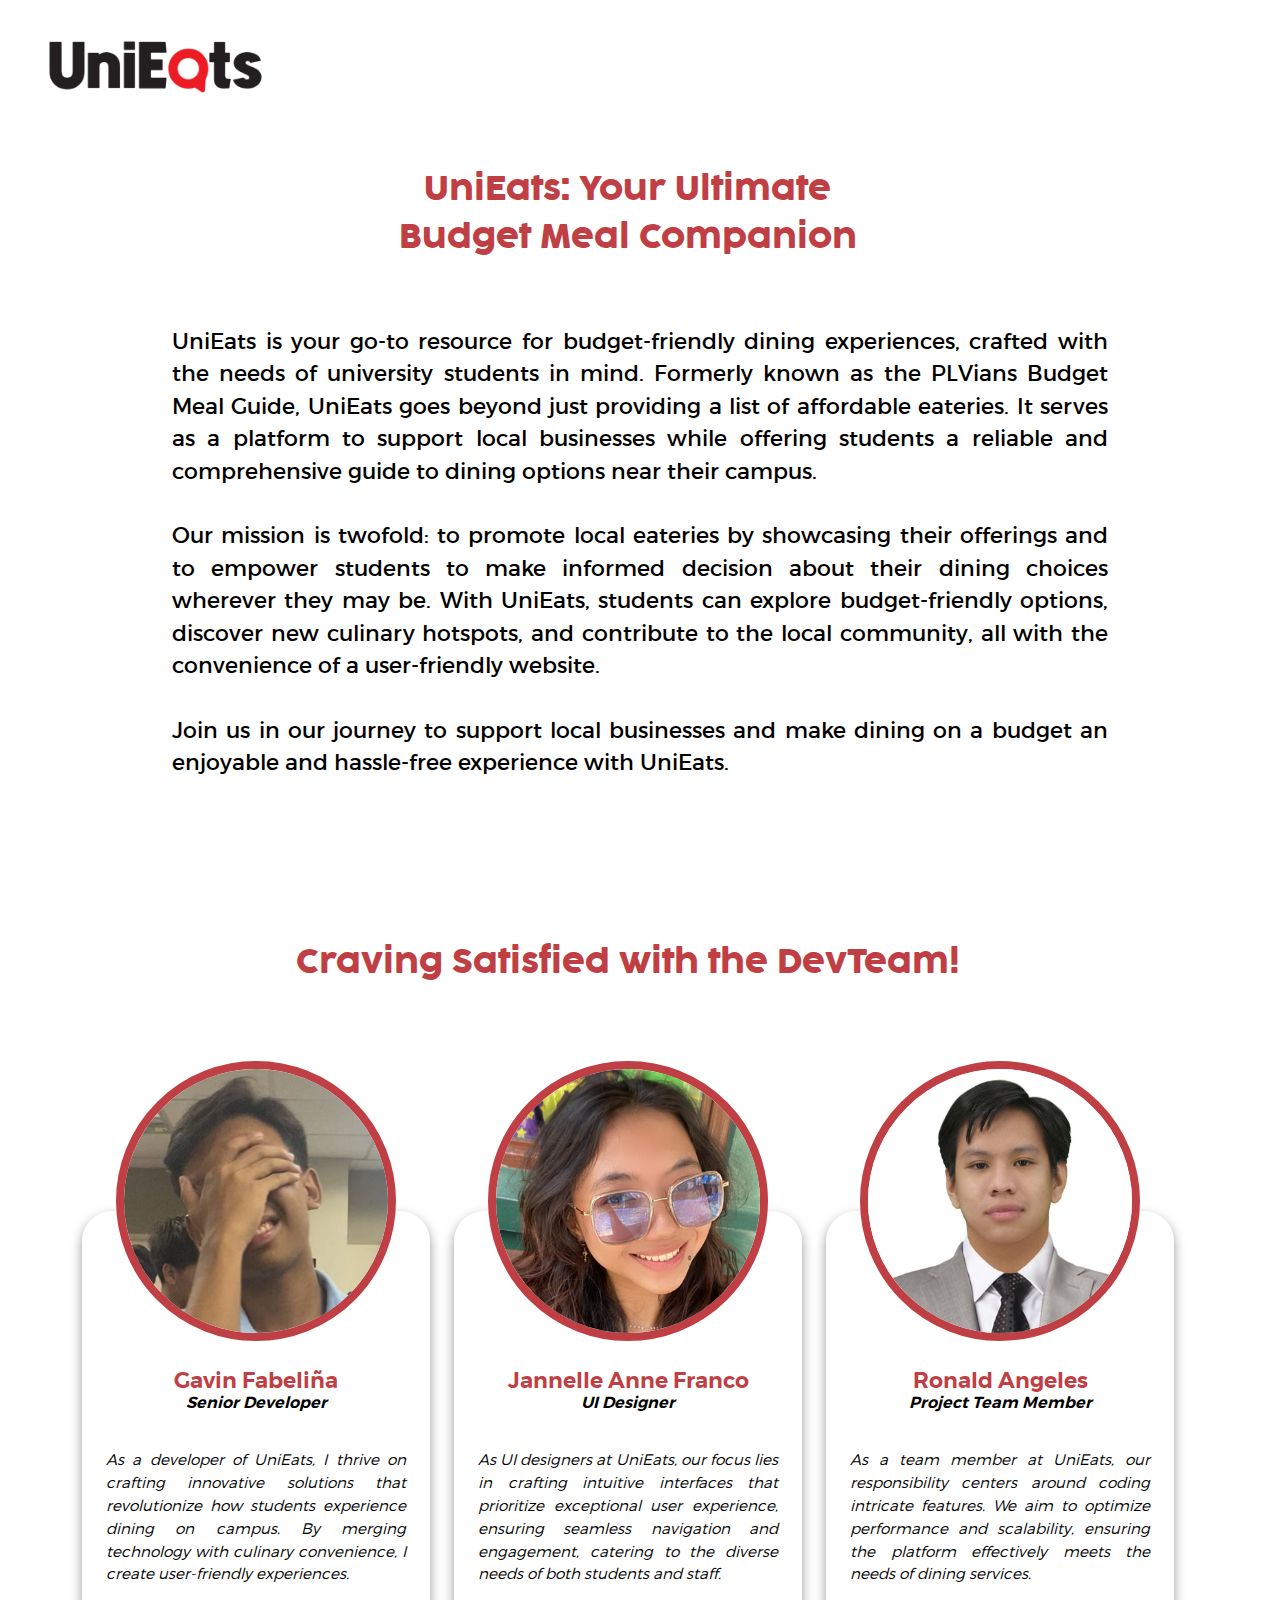
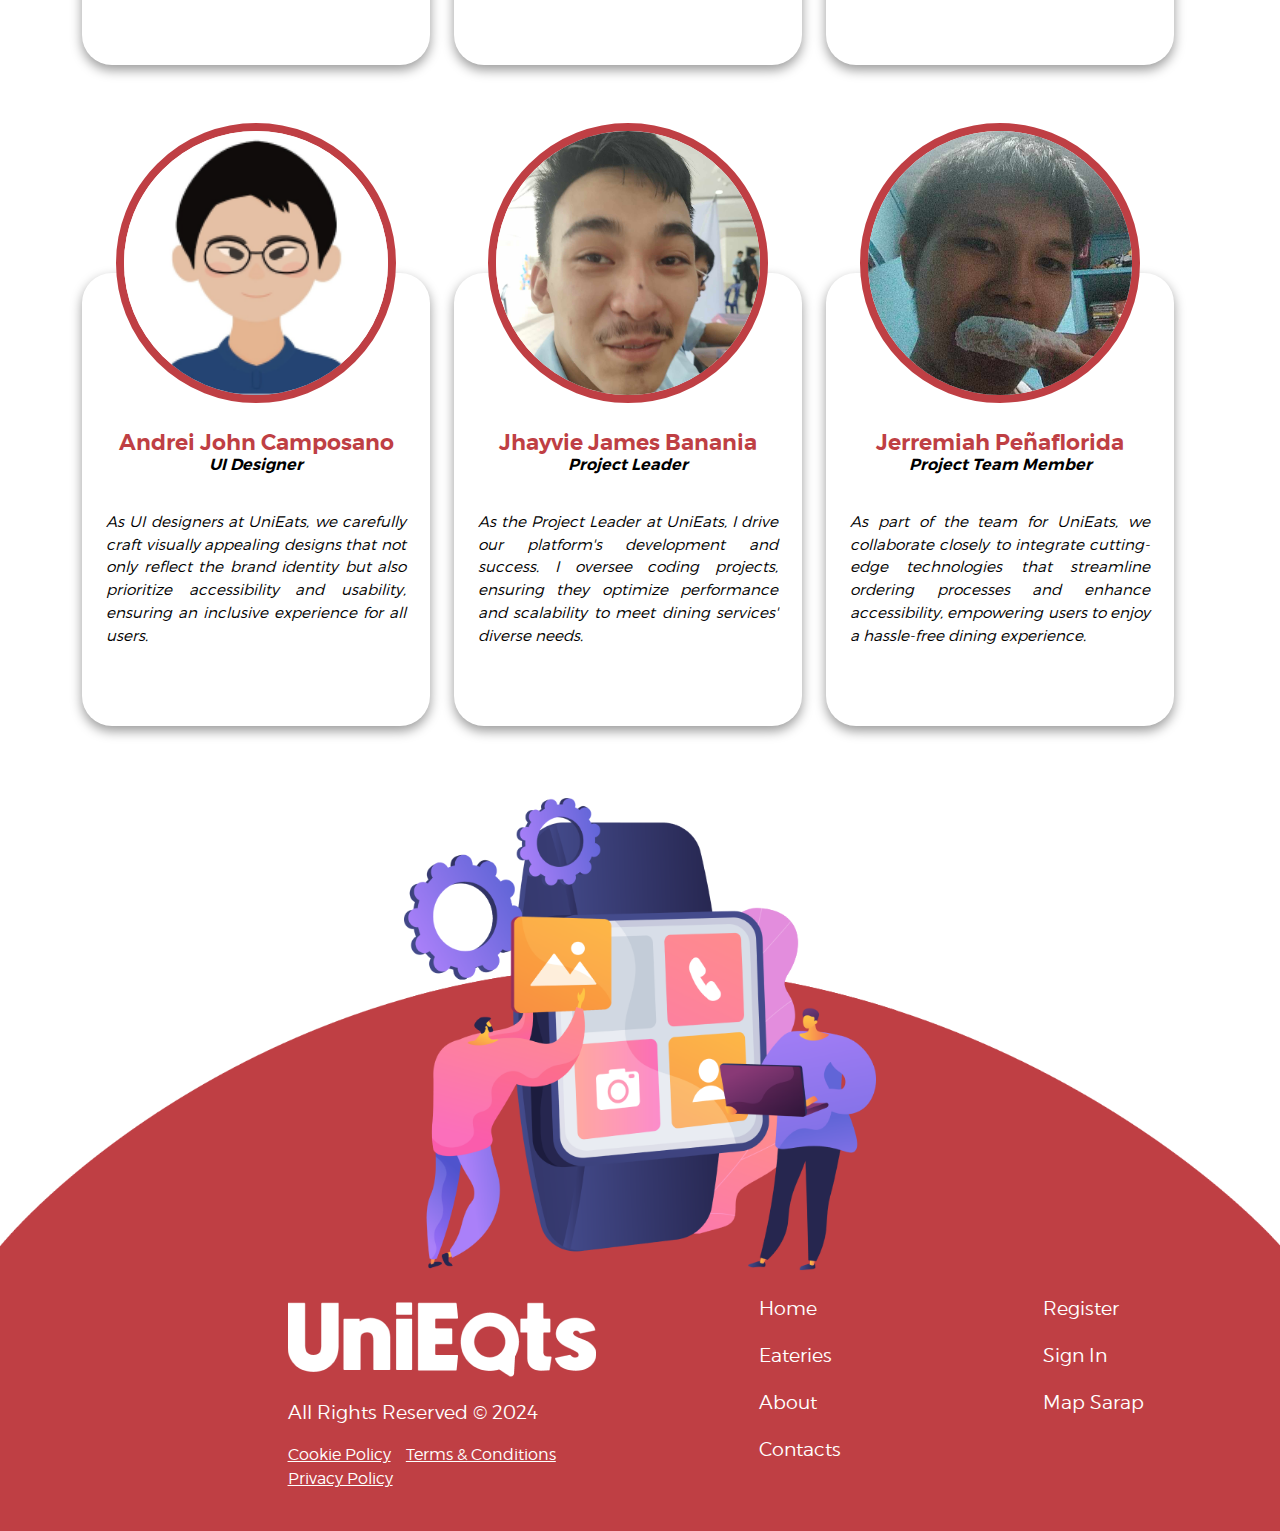
<file: html/about-guest.html>
<!DOCTYPE html>
<html lang="en">
<head>
    <meta charset="UTF-8">
    <meta name="viewport" content="width=device-width, initial-scale=1.0">
    <title>UniEats</title>
    <link href="../assets/img/UniEats-Logo-Icon.png" rel="icon">

    <link rel="stylesheet" href="https://cdnjs.cloudflare.com/ajax/libs/font-awesome/6.5.1/css/all.min.css" integrity="sha512-DTOQO9RWCH3ppGqcWaEA1BIZOC6xxalwEsw9c2QQeAIftl+Vegovlnee1c9QX4TctnWMn13TZye+giMm8e2LwA==" crossorigin="anonymous" referrerpolicy="no-referrer" />

    <link rel="stylesheet" href="../css/about-guest-style.css">
    <link rel="stylesheet" href="../bootstrap-5.3.2-dist/css/bootstrap.css">
</head>
<body>
    <nav class="navbar navbar-expand-lg navbar-dark bg-navbar">
        <div class="container-fluid my-3 mt-4">
            <a class="navbar-brand" href="home-guest.html">
                <img src="../assets/img/UniEats-Logo.png" alt="UniEats Logo" class="img-fluid ms-4" id="uniEatsLogo"/>
            </a>
            <button class="navbar-toggler" type="button" data-bs-toggle="collapse" data-bs-target="#navbarNavDropdown" aria-controls="navbarNavDropdown" aria-expanded="false" aria-label="Toggle navigation">
                <span >
                    <i class="fas fa-bars" style="color:black; font-size:35px;"></i>
                </span>
            </button>
            <div class="collapse navbar-collapse justify-content-between" id="navbarNavDropdown">
                <ul class="navbar-nav ms-4">
                    <li class="nav-item mt-3">
                        <a class="nav-link nav-text" href="home-guest.html">HOME</a>
                    </li>
                    <li class="nav-item dropdown mt-3">
                        <div class="m-0 p-0" style="position: relative">
                            <a class="nav-link nav-text" id="toggleEateries" href="#" id="navbarDropdownMenuLink" role="button" data-bs-toggle="dropdown" aria-expanded="false" style="color: black !important;">EATERIES
                                <span class="position-absolute me-3 end-0 top-45 translate-middle-y">
                                    <i class="fa-solid fa-caret-down" id="toggleEateriesIcon" style="cursor:pointer; color: black; font-size: 1.2rem"></i>  
                                </span>
                            </a>
                            <ul class="dropdown-menu" aria-labelledby="navbarDropdownMenuLink">
                                <li>
                                <a class="dropdown-item nav-text" href="eateries-directory-guest.html">Directory</a>
                                </li>
                                <li>
                                <a class="dropdown-item nav-text" href="">Map Sarap</a>
                                </li>
                            </ul>
                        </div>
                    </li>
                    <li class="nav-item mt-3">
                        <a class="nav-link nav-text nav-text-active" href="about-guest.html">ABOUT</a>
                    </li>
                    <li class="nav-item mt-3">
                        <a class="nav-link nav-text" href="contact-guest.html">CONTACT</a>
                    </li>
                    <li class="nav-item mt-3" id="hidden-nav">
                        <a class="nav-link nav-text" href="register.html">REGISTER</a>
                    </li>
                    <li class="nav-item mt-3" id="hidden-nav">
                        <a class="nav-link nav-text" href="sign-in.html">SIGN IN</a>
                    </li>
                    <li class="nav-item mt-3 ms-5" id="hidden-side-nav">
                        <a href="register.html">
                            <button class="btn nav-text btn-red-fill">REGISTER</button>
                        </a>
                    </li>
                    <li class="nav-item mt-3 ms-5" id="hidden-side-nav">
                        <a href="sign-in.html">
                            <button class="btn nav-text btn-red-outline">SIGN IN</button>
                        </a>
                    </li>
                </ul>
            </div>
        </div>
    </nav>

    <div class="container-fluid mt-3 py-4 mb-5">
        <div class="row align-items-center">
            <div class="row col-12 d-flex justify-content-center align-items-center">
                <div class="custom-col-5">
                    <p class="cocogoose-regular-text-red display-7" style="text-align: center;">UniEats: Your Ultimate<br>Budget Meal Companion</p>
                </div>
            </div>
            <div class="custom-col-6">
                <p class="trueno-regular-text-black display-xsm custom-text-align-left custom-p-7">UniEats is your go-to resource for budget-friendly dining experiences, crafted with the needs of university students in mind. Formerly known as the PLVians Budget Meal Guide, UniEats goes beyond just providing a list of affordable eateries. It serves as a platform to support local businesses while offering students a reliable and comprehensive guide to dining options near their campus.<br><br>Our mission is twofold: to promote local eateries by showcasing their offerings and to empower students to make informed decision about their dining choices wherever they may be. With UniEats, students can explore budget-friendly options, discover new culinary hotspots, and contribute to the local community, all with the convenience of a user-friendly website.<br><br>Join us in our journey to support local businesses and make dining on a budget an enjoyable and hassle-free experience with UniEats.</p>
            </div>
            <div class="col-6 d-flex justify-content-start">
                <div class="hero-1-img">
                    <img class="d-block mx-lg-auto img-fluid" src="../assets/img/about-us-hero-img-1.png" alt="">
                </div>
            </div>
        </div>
    </div>

    <div class="container custom-mt-7 py-4 mb-5">
        <div class="row align-items-center">
            <div class="row d-flex justify-content-center align-items-center">
                <div class="col-12">
                    <p class="cocogoose-regular-text-red display-7" style="text-align: center;">Craving Satisfied with the DevTeam!</p>
                </div>
            </div>

            <div class="row align-items-center mt-6">
                <div class="col-xs-12 col-sm-12 col-md-6 col-lg-6 col-xl-4 custom-sm-mt">
                    <div class="card" style="box-shadow: 0px 5px 12px rgba(0,0,0, 0.4); border-radius: 30px; border: none; background-color: white;">
                        <div class="card-body text-center p-0 m-0">
                            <img src="../assets/img/team/gavin-avatar.png" alt="">

                            <div class="row align-items-center">
                                <div class="col-12 mt-4 mb-0 p-0">
                                    <p class="trueno-semibold-text-red display-xsm-4 mb-0 p-0">Gavin Fabeliña</p>
                                    <p class="trueno-semibold-italic-text-black display-xxsm-2" style="margin-top: -.4rem">Senior Developer</p>
                                </div>
                                <div class="col-12">
                                    <textarea rows="8" class="trueno-light-italic-text-black display-xxsm-1 mt-3 px-4 mb-4" style="text-align: justify" disabled>As a developer of UniEats, I thrive on crafting innovative solutions that revolutionize how students experience dining on campus. By merging technology with culinary convenience, I create user-friendly experiences.</textarea>
                                </div>
                            </div>
                        </div>
                    </div>
                </div>
    
                <div class="col-xs-12 col-sm-12 col-md-6 col-lg-6 col-xl-4 custom-sm-mt">
                    <div class="card" style="box-shadow: 0px 5px 12px rgba(0,0,0, 0.4); border-radius: 30px; border: none; background-color: white;">
                        <div class="card-body text-center p-0 m-0">
                            <img src="../assets/img/team/franco-avatar.png" alt="">

                            <div class="row align-items-center">
                                <div class="col-12 mt-4 mb-0 p-0">
                                    <p class="trueno-semibold-text-red display-xsm-4 mb-0 p-0">Jannelle Anne Franco</p>
                                    <p class="trueno-semibold-italic-text-black display-xxsm-2" style="margin-top: -.4rem">UI Designer</p>
                                </div>
                                <div class="col-12">
                                    <textarea rows="8" class="trueno-light-italic-text-black display-xxsm-1 mt-3 px-4 mb-4" style="text-align: justify" disabled>As UI designers at UniEats, our focus lies in crafting intuitive interfaces that prioritize exceptional user experience, ensuring seamless navigation and engagement, catering to the diverse needs of both students and staff.</textarea>
                                </div>
                            </div>
                        </div>
                    </div>
                </div>

                <div class="custom-mt-6-1"></div>

                <div class="col-xs-12 col-sm-12 col-md-6 col-lg-6 col-xl-4 custom-sm-mt">
                    <div class="card" style="box-shadow: 0px 5px 12px rgba(0,0,0, 0.4); border-radius: 30px; border: none; background-color: white;">
                        <div class="card-body text-center p-0 m-0">
                            <img src="../assets/img/team/ronald-avatar.jpg" alt="">

                            <div class="row align-items-center">
                                <div class="col-12 mt-4 mb-0 p-0">
                                    <p class="trueno-semibold-text-red display-xsm-4 mb-0 p-0">Ronald Angeles</p>
                                    <p class="trueno-semibold-italic-text-black display-xxsm-2" style="margin-top: -.4rem">Project Team Member</p>
                                </div>
                                <div class="col-12">
                                    <textarea rows="8" class="trueno-light-italic-text-black display-xxsm-1 mt-3 px-4 mb-4" style="text-align: justify" disabled>As a team member at UniEats, our responsibility centers around coding intricate features. We aim to optimize performance and scalability, ensuring the platform effectively meets the needs of dining services.</textarea>
                                </div>
                            </div>
                        </div>
                    </div>
                </div>

                <div class="custom-mt-6"></div>

                <div class="col-xs-12 col-sm-12 col-md-6 col-lg-6 col-xl-4 custom-sm-mt">
                    <div class="card" style="box-shadow: 0px 5px 12px rgba(0,0,0, 0.4); border-radius: 30px; border: none; background-color: white;">
                        <div class="card-body text-center p-0 m-0">
                            <img src="../assets/img/team/andrei-avatar.png" alt="">

                            <div class="row align-items-center">
                                <div class="col-12 mt-4 mb-0 p-0">
                                    <p class="trueno-semibold-text-red display-xsm-4 mb-0 p-0">Andrei John Camposano</p>
                                    <p class="trueno-semibold-italic-text-black display-xxsm-2" style="margin-top: -.4rem">UI Designer</p>
                                </div>
                                <div class="col-12">
                                    <textarea rows="8" class="trueno-light-italic-text-black display-xxsm-1 mt-3 px-4 mb-4" style="text-align: justify" disabled>As UI designers at UniEats, we carefully craft visually appealing designs that not only reflect the brand identity but also prioritize accessibility and usability, ensuring an inclusive experience for all users.</textarea>
                                </div>
                            </div>
                        </div>
                    </div>
                </div>

                <div class="custom-mt-6-1"></div>

                <div class="col-xs-12 col-sm-12 col-md-6 col-lg-6 col-xl-4 custom-sm-mt">
                    <div class="card" style="box-shadow: 0px 5px 12px rgba(0,0,0, 0.4); border-radius: 30px; border: none; background-color: white;">
                        <div class="card-body text-center p-0 m-0">
                            <img src="../assets/img/team/jhayvie-avatar.png" alt="">

                            <div class="row align-items-center">
                                <div class="col-12 mt-4 mb-0 p-0">
                                    <p class="trueno-semibold-text-red display-xsm-4 mb-0 p-0">Jhayvie James Banania</p>
                                    <p class="trueno-semibold-italic-text-black display-xxsm-2" style="margin-top: -.4rem">Project Leader</p>
                                </div>
                                <div class="col-12">
                                    <textarea rows="8" class="trueno-light-italic-text-black display-xxsm-1 mt-3 px-4 mb-4" style="text-align: justify" disabled>As the Project Leader at UniEats, I drive our platform's development and success. I oversee coding projects, ensuring they optimize performance and scalability to meet dining services' diverse needs.</textarea>
                                </div>
                            </div>
                        </div>
                    </div>
                </div>

                <div class="col-xs-12 col-sm-12 col-md-6 col-lg-6 col-xl-4">
                    <div class="card" style="box-shadow: 0px 5px 12px rgba(0,0,0, 0.4); border-radius: 30px; border: none; background-color: white;">
                        <div class="card-body text-center p-0 m-0">
                            <img src="../assets/img/team/jerremiah-avatar.png" alt="">

                            <div class="row align-items-center">
                                <div class="col-12 mt-4 mb-0 p-0">
                                    <p class="trueno-semibold-text-red display-xsm-4 mb-0 p-0">Jerremiah Peñaflorida</p>
                                    <p class="trueno-semibold-italic-text-black display-xxsm-2" style="margin-top: -.4rem">Project Team Member</p>
                                </div>
                                <div class="col-12">
                                    <textarea rows="8" class="trueno-light-italic-text-black display-xxsm-1 mt-3 px-4 mb-4" style="text-align: justify" disabled>As part of the team for UniEats, we collaborate closely to integrate cutting-edge technologies that streamline ordering processes and enhance accessibility, empowering users to enjoy a hassle-free dining experience.</textarea>
                                </div>
                            </div>
                        </div>
                    </div>
                </div>


            </div>
        </div>
    </div>
    

    <div class="container-fluid p-0">
        <img src="../assets/img/footer-img-about-us.png" alt="" style="width: 100%">
    </div>
    
    <footer style="overflow: hidden">
        <div class="container-fluid text-center text-md-start">
            <div class="row mt-3">
                <div class="col-md-6 col-lg-6 col-xl-6 mx-auto mb-4">
                    <img class="custom-ms-6 img-fluid mb-3 footer-logo" src="../assets/img/UniEATS-logo-white.png" alt="UniEats Logo">
                    <p class="custom-ms-6 trueno-light-text-white" style="font-size: 1.2rem">All Rights Reserved © 2024</p>
                    <p class="custom-ms-6">
                        <span><a href="cookie-policy-guest.html" class="trueno-light-text-white">Cookie Policy</a></span>&nbsp;&nbsp;
                        <span><a href="terms-and-conditions-guest.html" class="trueno-light-text-white">Terms & Conditions</a></span>&nbsp;&nbsp;<br>
                        <span><a href="privacy-policy-guest.html" class="trueno-light-text-white">Privacy Policy</a></span>&nbsp;&nbsp;
                    </p>
                </div>
                <div class="col-md-2 col-lg-2 col-xl-2 mx-auto mb-4">
                    <h6 class="mb-4"><a href="home-guest.html" class="footer-text">Home</a></h6>
                    <h6 class="mb-4"><a href="eateries-directory-guest.html" class="footer-text">Eateries</a></h6>
                    <h6 class="mb-4"><a href="about-guest.html" class="footer-text">About</a></h6>
                    <h6 class="mb-4"><a href="contact-guest.html" class="footer-text">Contacts</a></h6>
                </div>
          
                <div class="col-md-2 col-lg-2 col-xl-2 mx-auto mb-4">
                    <h6 class="mb-4"><a href="register.html" class="footer-text">Register</a></h6>
                    <h6 class="mb-4"><a href="sign-in.html" class="footer-text">Sign In</a></h6>
                    <h6 class="mb-4"><a href="" class="footer-text">Map Sarap</a></h6>
                </div>
            </div>
        </div>
    </footer>
    <script src="../bootstrap-5.3.2-dist/js/bootstrap.bundle.js "></script>

    <script>
        document.getElementById('toggleEateries').addEventListener('click', function() {
            const locationIcon = document.getElementById('toggleEateriesIcon');
            locationIcon.classList.toggle('fa-caret-down');
            locationIcon.classList.toggle('fa-caret-up');
        });
    </script>
</body>
</html>
</file>
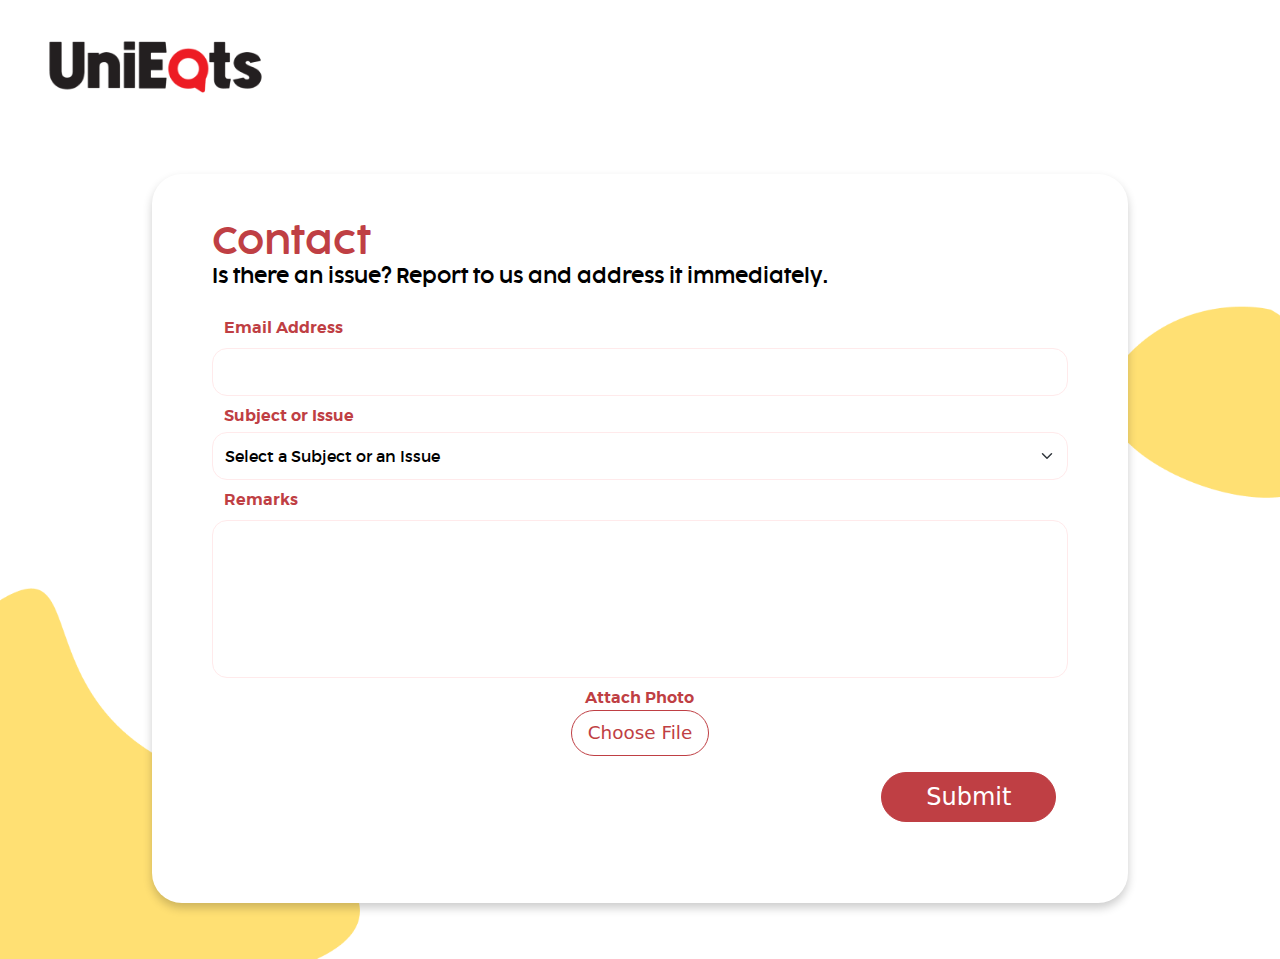
<file: html/contact-guest.html>
<!DOCTYPE html>
<html lang="en">
<head>
    <meta charset="UTF-8">
    <meta name="viewport" content="width=device-width, initial-scale=1.0">
    <title>UniEats</title>
    <link href="../assets/img/UniEats-Logo-Icon.png" rel="icon">

    <link rel="stylesheet" href="https://cdnjs.cloudflare.com/ajax/libs/font-awesome/6.5.1/css/all.min.css" integrity="sha512-DTOQO9RWCH3ppGqcWaEA1BIZOC6xxalwEsw9c2QQeAIftl+Vegovlnee1c9QX4TctnWMn13TZye+giMm8e2LwA==" crossorigin="anonymous" referrerpolicy="no-referrer" />

    <link rel="stylesheet" href="../css/contact-guest-style.css">
    <link rel="stylesheet" href="../bootstrap-5.3.2-dist/css/bootstrap.css">
</head>
<body>
    <nav class="navbar navbar-expand-lg navbar-dark bg-navbar">
        <div class="container-fluid my-3 mt-4">
            <a class="navbar-brand" href="home-guest.html">
                <img src="../assets/img/UniEats-Logo.png" alt="UniEats Logo" class="img-fluid ms-4" id="uniEatsLogo"/>
            </a>
            <button class="navbar-toggler" type="button" data-bs-toggle="collapse" data-bs-target="#navbarNavDropdown" aria-controls="navbarNavDropdown" aria-expanded="false" aria-label="Toggle navigation">
                <span >
                    <i class="fas fa-bars" style="color:black; font-size:35px;"></i>
                </span>
            </button>
            <div class="collapse navbar-collapse justify-content-between" id="navbarNavDropdown">
                <ul class="navbar-nav ms-4">
                    <li class="nav-item mt-3">
                        <a class="nav-link nav-text" href="home-guest.html">HOME</a>
                    </li>
                    <li class="nav-item dropdown mt-3">
                        <div class="m-0 p-0" style="position: relative">
                            <a class="nav-link nav-text" id="toggleEateries" href="#" id="navbarDropdownMenuLink" role="button" data-bs-toggle="dropdown" aria-expanded="false" style="color: black !important;">EATERIES
                                <span class="position-absolute me-3 end-0 top-45 translate-middle-y">
                                    <i class="fa-solid fa-caret-down" id="toggleEateriesIcon" style="cursor:pointer; color: black; font-size: 1.2rem"></i>  
                                </span>
                            </a>
                            <ul class="dropdown-menu" aria-labelledby="navbarDropdownMenuLink">
                                <li>
                                <a class="dropdown-item nav-text" href="eateries-directory-guest.html">Directory</a>
                                </li>
                                <li>
                                <a class="dropdown-item nav-text" href="">Map Sarap</a>
                                </li>
                            </ul>
                        </div>
                    </li>
                    <li class="nav-item mt-3">
                        <a class="nav-link nav-text" href="about-guest.html">ABOUT</a>
                    </li>
                    <li class="nav-item mt-3">
                        <a class="nav-link nav-text nav-text-active" href="contact-guest.html">CONTACT</a>
                    </li>
                    <li class="nav-item mt-3" id="hidden-nav">
                        <a class="nav-link nav-text" href="register.html">REGISTER</a>
                    </li>
                    <li class="nav-item mt-3" id="hidden-nav">
                        <a class="nav-link nav-text" href="sign-in.html">SIGN IN</a>
                    </li>
                    <li class="nav-item mt-3 ms-5" id="hidden-side-nav">
                        <a href="register.html">
                            <button class="btn nav-text btn-red-fill">REGISTER</button>
                        </a>
                    </li>
                    <li class="nav-item mt-3 ms-5" id="hidden-side-nav">
                        <a href="sign-in.html">
                            <button class="btn nav-text btn-red-outline">SIGN IN</button>
                        </a>
                    </li>
                </ul>
            </div>
        </div>
    </nav>

    <main>
        <div class="container-fluid mt-5">
            <div class="row">
                <div class="custom-col-6 mx-auto mb-2">
                    <div class="col-12 mx-auto custom-p-5 white-container mb-5">
                        <div class="d-flex align-items-center" >
                            <div class="container custom-mt-8">
                              <div class="row">
                                <div class="col-12">
                                    <h1 class="cocogoose-semilight-text-red display-6">Contact</h1>
                                    <h2 class="cocogoose-semilight-text-black display-xsm-2 mt-8 mb-3">Is there an issue? Report to us and address it immediately.</h2>
                                    <form action="" method="POST" id="contactForm" onsubmit="return validateContactForm()" autocomplete="off">
                                        <div class="container-fluid mt-4">
                                            <div class="row">
                                                    <label class="trueno-semibold-text-red" id="emailAddress-label" for="emailAddress">Email Address</label>
                                                    <input type="text" name="emailAddress" id="emailAddress" placeholder="" class="form-control form-input-style my-2 ms-0" pattern="/^[^\.\s][\w\-\.{2,}]+@([\w-]+\.)+[\w-]{2,}$/gm" title="Please enter a valid email address." required autocomplete="off">
        
                                                    <label class="trueno-semibold-text-red" id="subjectSelect-label" for="subjectSelect">Subject or Issue</label>
                                                    <select name="subjectSelect" id="subjectSelect" class="form-select trueno-light-text-black form-input-style mt-1 my-2" required>
                                                        <option value="" selected>Select a Subject or an Issue</option>
                                                        <option value="accountAssistance">Account Assistance</option>
                                                        <option value="technicalSupport">Technical Support</option>
                                                        <option value="feedbackOrSuggestions">Feedback or Suggestions</option>
                                                        <option value="reportBugOrError">Report a Bug or Error</option>
                                                        <option value="partnershipOpportunities">Partnership Opportunities</option>
                                                        <option value="advertisingInquiry">Advertising Inquiry</option>
                                                        <option value="mediaOrPressInquiry">Media or Press Inquiry</option>
                                                        <option value="generalInquiry">General Inquiry</option>
                                                        <option value="others">Others</option>
                                                    </select>

                                                    <label class="trueno-semibold-text-red" id="remarks-label" for="remarks">Remarks</label>
                                                    <textarea name="remarks" id="remarks" cols="67" rows="6" class="form-control form-textarea-style my-2 ms-0" required></textarea>
        
                                                <div class="tacbox col-12 d-flex align-items-center justify-content-center">
                                                    <label class="trueno-semibold-text-red" id="file-label" for="photoInput">Attach Photo</label>
                                                </div>
        
                                                <div class="col-12 d-flex align-items-center justify-content-center">
                                                    <label class="btn btn-red-outline-upload-file btn-lg display-xsm-1 px-3" for="photoInput" id="upload-label">Choose File</label>
                                                    <input type="file" id="photoInput" name="photoInput" style="display: none;" accept=".jpg, .jpeg, .png" onchange="updateLabelText()">
                                                </div>
        
                                                <div class="col-12 mt-3 mb-4-1 custom-d-flex align-items-center justify-content-end">
                                                    <span>
                                                        <button class="btn col-12 cocogoose-semilight-text-white btn-red-fill" type="submit">Submit</button>
                                                    </span>
                                                </div>
                                            </div>
                                        </div>
                                    </form>
                                </div>
                              </div>
                            </div>
                        </div>
                    </div>
                </div>
                <div class="d-none d-md-flex col-md-4 col-lg-6">
                    <!-- <img src="../assets/img/register-img.png" alt=""> -->
                </div>  
            </div>
        </div>
    </main>
    <script src="../bootstrap-5.3.2-dist/js/bootstrap.bundle.js"></script>
    <script src="https://code.jquery.com/jquery-3.6.0.min.js"></script>
</body>
</html>
</file>
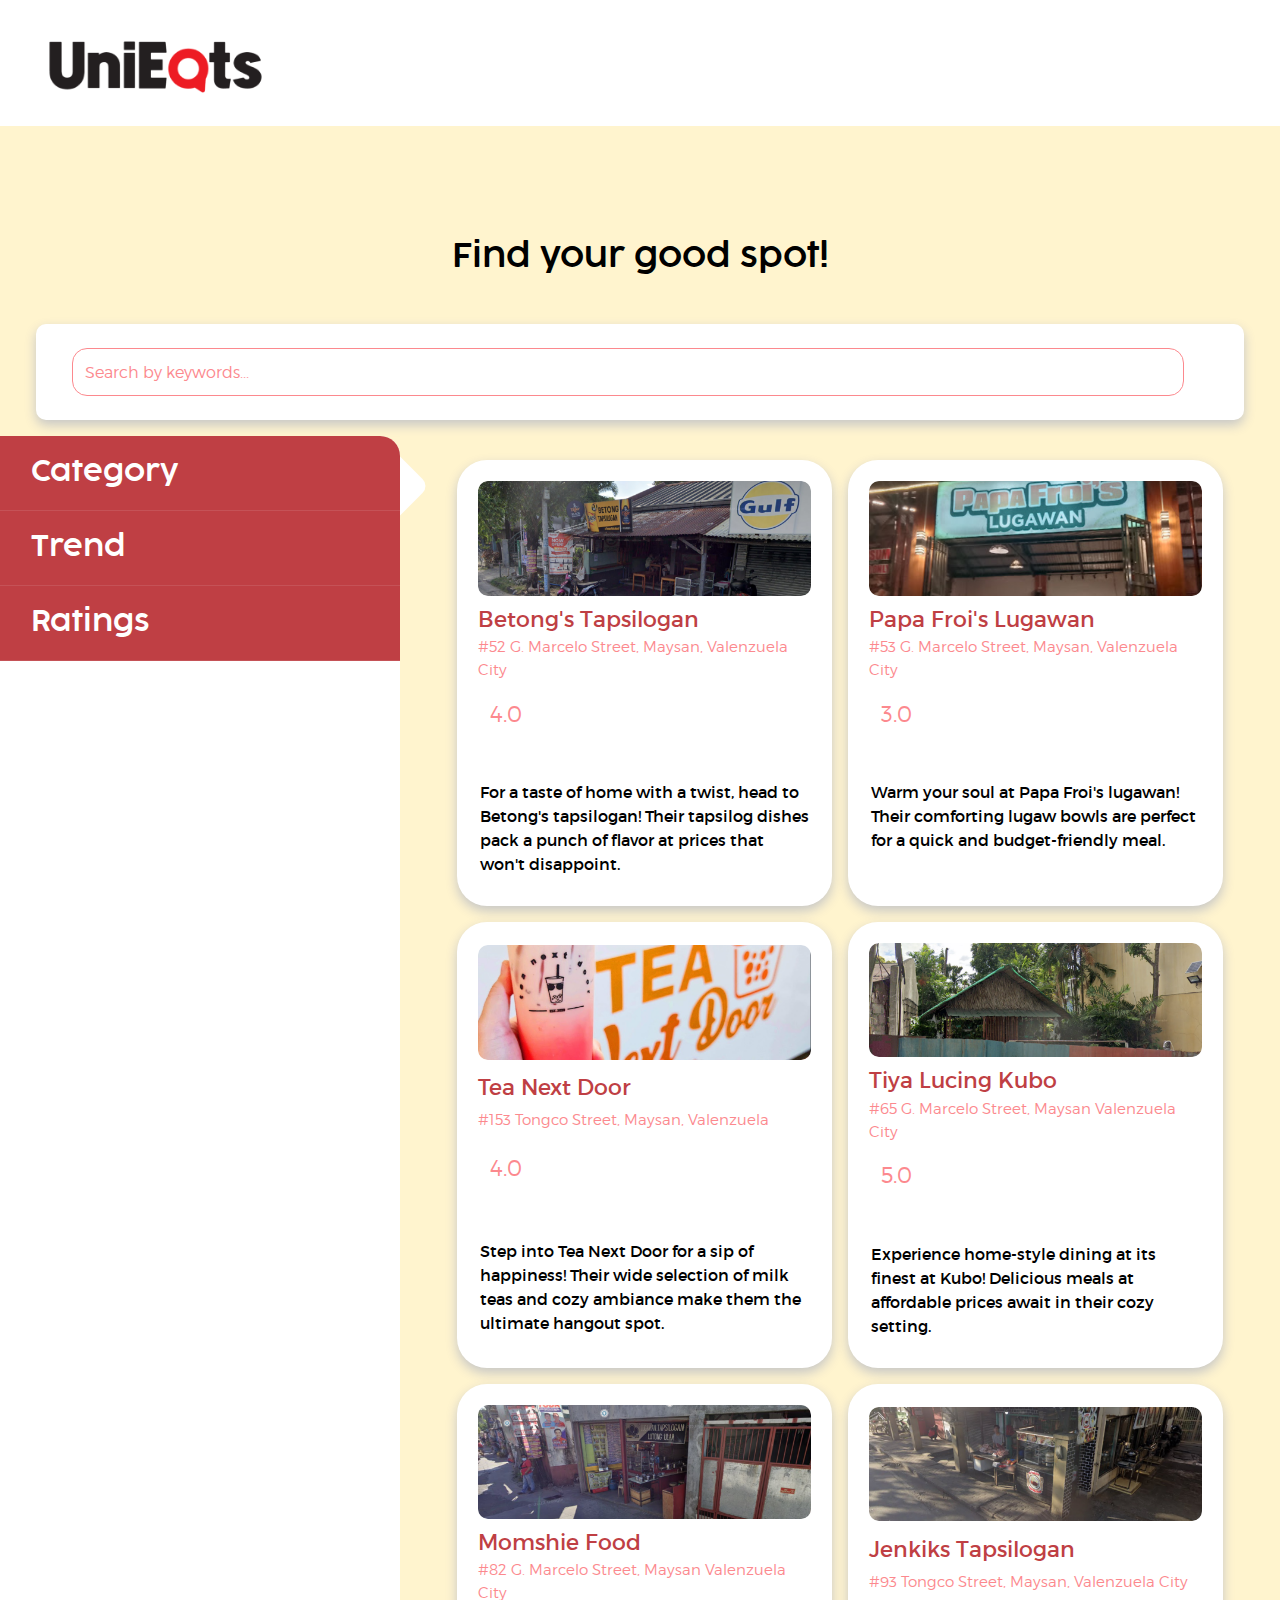
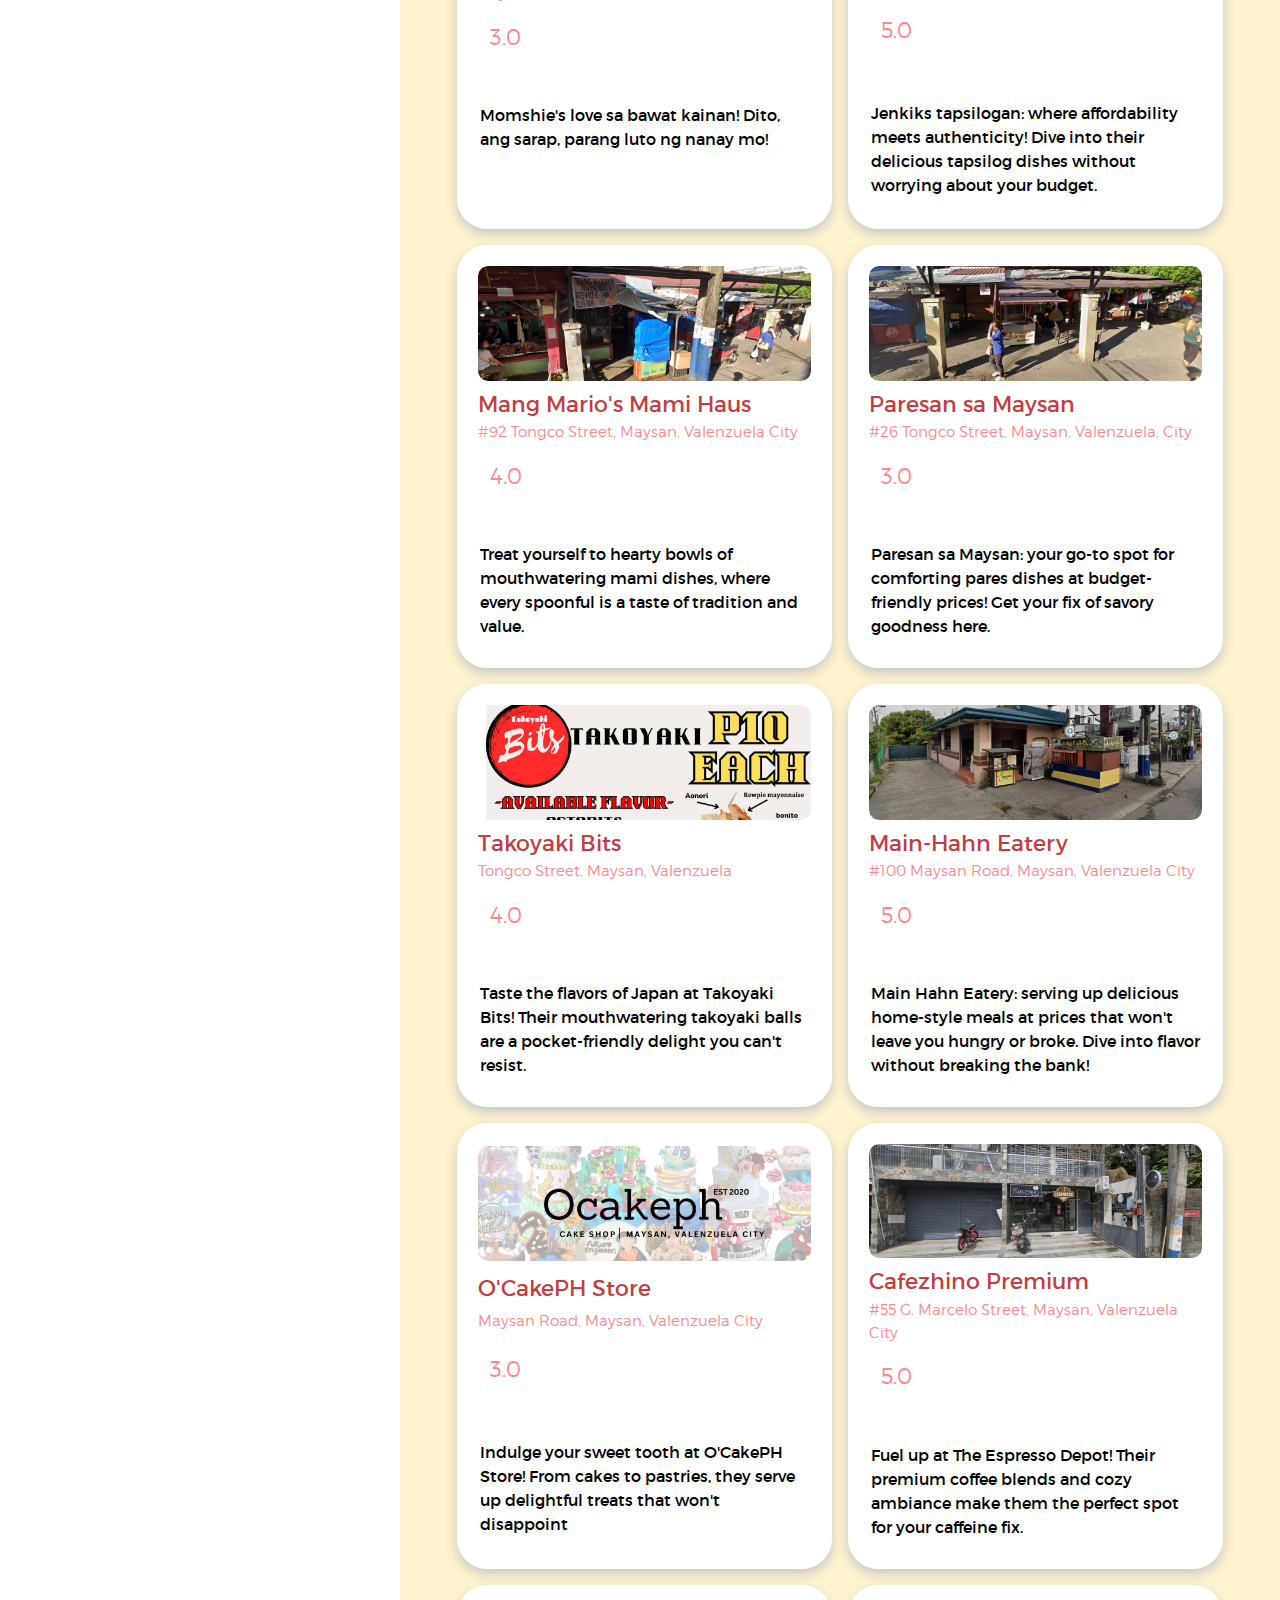
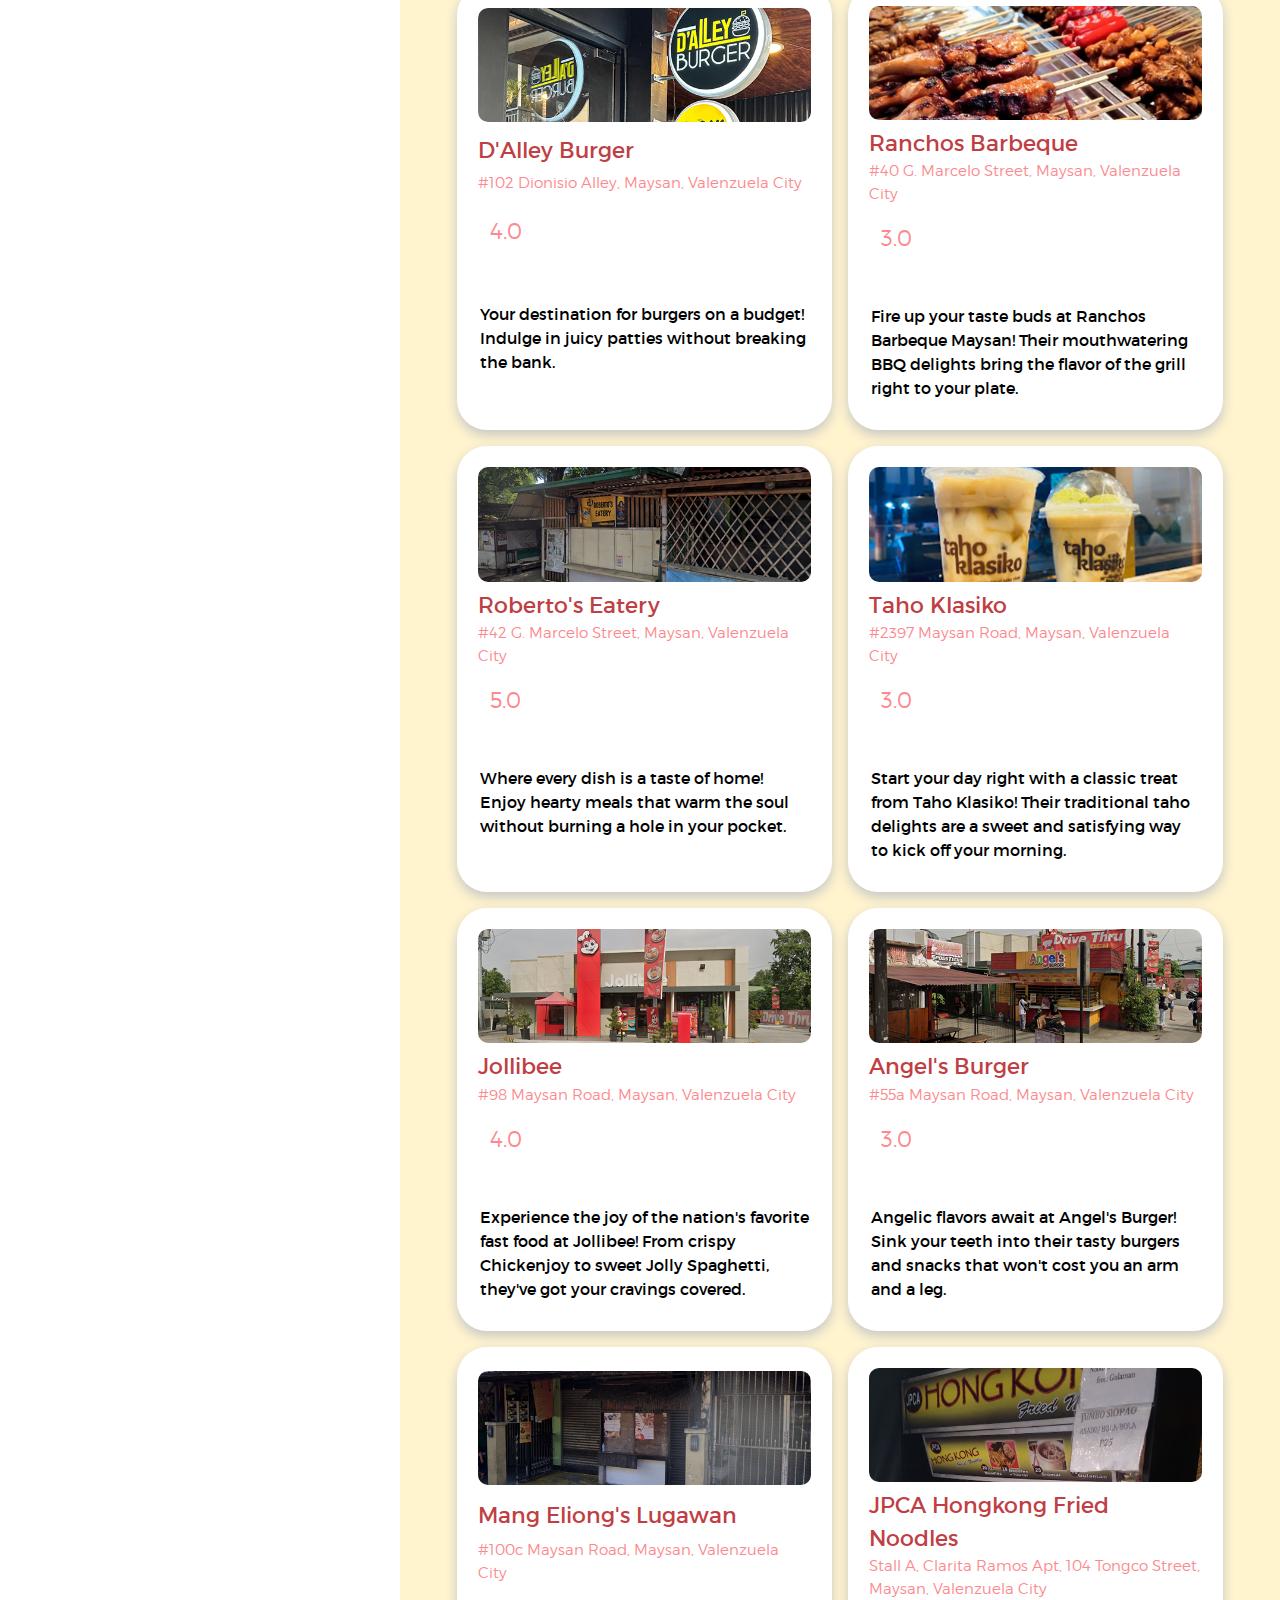
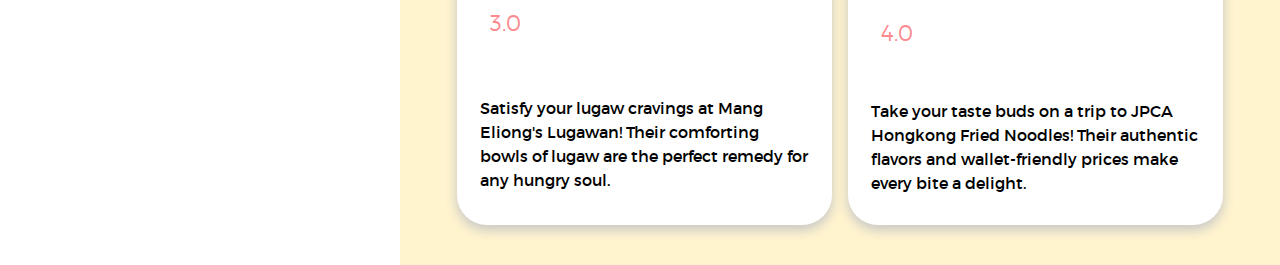
<file: html/eateries-directory-guest.html>
<!DOCTYPE html>
<html lang="en">
<head>
    <meta charset="UTF-8">
    <meta name="viewport" content="width=device-width, initial-scale=1.0">
    <title>UniEats</title>
    <link href="../assets/img/UniEats-Logo-Icon.png" rel="icon">

    <link rel="stylesheet" href="https://cdnjs.cloudflare.com/ajax/libs/font-awesome/6.5.1/css/all.min.css" integrity="sha512-DTOQO9RWCH3ppGqcWaEA1BIZOC6xxalwEsw9c2QQeAIftl+Vegovlnee1c9QX4TctnWMn13TZye+giMm8e2LwA==" crossorigin="anonymous" referrerpolicy="no-referrer" />

    <link rel="stylesheet" href="../css/side-bar-style.css">
    <link rel="stylesheet" href="../css/eateries-directory-guest-style.css">
    <link rel="stylesheet" href="../bootstrap-5.3.2-dist/css/bootstrap.css">
</head>
<body>
    <nav class="navbar navbar-expand-lg navbar-dark bg-navbar">
        <div class="container-fluid my-3 mt-4">
            <a class="navbar-brand" href="home-guest.html">
                <img src="../assets/img/UniEats-Logo.png" alt="UniEats Logo" class="img-fluid ms-4" id="uniEatsLogo"/>
            </a>
            <button class="navbar-toggler" type="button" data-bs-toggle="collapse" data-bs-target="#navbarNavDropdown" aria-controls="navbarNavDropdown" aria-expanded="false" aria-label="Toggle navigation">
                <span >
                    <i class="fas fa-bars" style="color:black; font-size:35px;"></i>
                </span>
            </button>
            <div class="collapse navbar-collapse justify-content-between" id="navbarNavDropdown">
                <ul class="navbar-nav ms-4">
                    <li class="nav-item mt-3">
                        <a class="nav-link nav-text" href="home-guest.html">HOME</a>
                    </li>
                    <li class="nav-item dropdown mt-3">
                        <div class="m-0 p-0" style="position: relative">
                            <a class="nav-link nav-text" id="toggleEateries" href="#" id="navbarDropdownMenuLink" role="button" data-bs-toggle="dropdown" aria-expanded="false" style="color: #BF3F44 !important;">EATERIES
                                <span class="position-absolute me-3 end-0 top-45 translate-middle-y">
                                    <i class="fa-solid fa-caret-down" id="toggleEateriesIcon" style="cursor:pointer; color: #BF3F44; font-size: 1.2rem"></i>  
                                </span>
                            </a>
                            <ul class="dropdown-menu" aria-labelledby="navbarDropdownMenuLink">
                                <li>
                                <a class="dropdown-item nav-text nav-text-active" href="eateries-directory-guest.html">Directory</a>
                                </li>
                                <li>
                                <a class="dropdown-item nav-text" href="">Map Sarap</a>
                                </li>
                            </ul>
                        </div>
                    </li>
                    <li class="nav-item mt-3">
                        <a class="nav-link nav-text" href="about-guest.html">ABOUT</a>
                    </li>
                    <li class="nav-item mt-3">
                        <a class="nav-link nav-text" href="contact-guest.html">CONTACT</a>
                    </li>
                    <li class="nav-item mt-3" id="hidden-nav">
                        <a class="nav-link nav-text" href="register.html">REGISTER</a>
                    </li>
                    <li class="nav-item mt-3" id="hidden-nav">
                        <a class="nav-link nav-text" href="sign-in.html">SIGN IN</a>
                    </li>
                    <li class="nav-item mt-3 ms-5" id="hidden-side-nav">
                        <a href="register.html">
                            <button class="btn nav-text btn-red-fill">REGISTER</button>
                        </a>
                    </li>
                    <li class="nav-item mt-3 ms-5" id="hidden-side-nav">
                        <a href="sign-in.html">
                            <button class="btn nav-text btn-red-outline">SIGN IN</button>
                        </a>
                    </li>
                </ul>
            </div>
        </div>
    </nav>

    <div class="container-fluid py-3 px-4" style="background-color: #fff4ce;">
        <h1 class="cocogoose-semilight-text-black text-center display-7 mt-7 mb-5">Find your good spot!</h1>

        <div class="row align-items-center px-4">
            <div class="row col-12 align-items-center p-4 m-0" style="background-color: white; border-radius: 10px; box-shadow: 0px 5px 12px #c6c6c6; border-radius: 10px;">
                <div class="col-12 d-flex align-items-center">
                    <input type="text" name="searchInput" id="searchInput" placeholder="Search by keywords..." class="form-control form-input-style" autocomplete="off">
                    <span class="ps-4">
                        <i id="searchIcon" class="fa-solid fa-magnifying-glass" style="font-size: 2.5rem; color: #BF3F44; cursor: pointer"></i>
                    </span>
                </div>
            </div>
        </div>
    </div>

    <div class="wrapper">
        <nav id="sidebar" class="active" style="background-color: white">
            <div class="custom-menu">
                <button type="button" id="sidebarCollapse" class="btn-1 btn-primary-1">
                    <i class="fa fa-bars" style="color: #BF3F44"></i>
                </button>
            </div>

            <div>
                <ul class="list-unstyled components">
                    <li class="active">
                        <div class="m-0 p-0" style="position: relative">
                            <a href="#categorySearchCategory" id="toggleCategory" data-toggle="collapse" aria-expanded="false" class="cocogoose-semilight-text-white display-xsm-6 p-3" style="text-decoration: none; border-radius: 0px 20px 0px 0px; background-color: #BF3F44;">
                                <i class="fa-solid fa-flag"></i>
                                &nbsp;&nbsp;&nbsp;Category
                                <span class="position-absolute me-3 end-0 top-50 translate-middle-y">
                                    <i class="fa-solid fa-caret-down" id="toggleCategoryIcon" style="cursor:pointer; color: white; font-size: 1.2rem"></i>  
                                </span>
                            </a>
                        </div>
                        <div class="sublist">
                          <ul class="collapse list-unstyled mb-2" id="categorySearchCategory">
                          <li class="subitem-border p-3 m-0">
                                <label class="trueno-regular-text-red display-xsm-4" id="categoryCategory" for="categoryCategory">Price Range</label>
                                <div class="row">
                                    <div class="col-12 mb-2">
                                        <input type="radio" class="btn-check" name="priceRange" id="priceRangeOpt1" value="less-than-100" autocomplete="off">
                                        <label class="p-2 m-0 btn custom-btn-price-range d-flex align-items-center justify-content-center" for="priceRangeOpt1">Less than 100</label>
                                    </div>
                                    <div class="col-12 mb-2">
                                        <input type="radio" class="btn-check" name="priceRange" id="priceRangeOpt2" value="100-to-200" autocomplete="off">
                                        <label class="p-2 m-0 btn custom-btn-price-range d-flex align-items-center justify-content-center" for="priceRangeOpt2">100 - 200</label>
                                    </div>
                                    <div class="col-12 mb-2">
                                        <input type="radio" class="btn-check" name="priceRange" id="priceRangeOpt3" value="more-than-200" autocomplete="off">
                                        <label class="p-2 m-0 btn custom-btn-price-range d-flex align-items-center justify-content-center" for="priceRangeOpt3">More than 200</label>
                                    </div>
                                    <div class="col-12 mb-2">
                                        <input type="radio" class="btn-check" name="priceRange" id="priceRangeOpt4" value="all" autocomplete="off">
                                        <label class="p-2 m-0 btn custom-btn-price-range d-flex align-items-center justify-content-center" for="priceRangeOpt4">All</label>
                                    </div>
                                </div>
                            </li>

                            <li class="subitem-border p-3 m-0">
                                <label class="trueno-regular-text-red display-xsm-4 mb-1" id="categoryCategory" for="categoryCategory">Availability Status</label>
                                <div class="row">
                                    <div class="custom-col-4 custom-mb-2">
                                        <input type="radio" class="btn-check" name="availabilityStatus" id="availabilityStatusOpt1" value="open" autocomplete="off">
                                        <label class="p-2 m-0 btn custom-btn-price-range d-flex align-items-center justify-content-center" for="availabilityStatusOpt1" style="padding: 0.75rem">Open Now</label>
                                    </div>
                                    <div class="custom-col-4 custom-mb-2">
                                        <input type="radio" class="btn-check" name="availabilityStatus" id="availabilityStatusOpt2" value="closed" autocomplete="off">
                                        <label class="p-2 m-0 btn custom-btn-price-range d-flex align-items-center justify-content-center" for="availabilityStatusOpt2">Closed Now</label>
                                    </div>
                                    <div class="custom-col-4 custom-mb-2">
                                        <input type="radio" class="btn-check" name="availabilityStatus" id="availabilityStatusOpt3" value="all" autocomplete="off">
                                        <label class="p-2 m-0 btn custom-btn-price-range d-flex align-items-center justify-content-center" for="availabilityStatusOpt3">All</label>
                                    </div>
                                </div>
                            </li>
                          </ul>
                        </div>
                    </li>

                    <li class="active">
                        <div class="m-0 p-0" style="position: relative">
                            <a href="#trendSearchCategory" id="toggleTrend" data-toggle="collapse" aria-expanded="false" class="sort-toggle cocogoose-semilight-text-white display-xsm-6 p-3" style="text-decoration: none; background-color: #BF3F44;">
                                <i class="fa-solid fa-arrow-trend-up"></i>
                                &nbsp;&nbsp;&nbsp;Trend
                                <span class="position-absolute me-3 end-0 top-50 translate-middle-y">
                                    <i class="fa-solid fa-caret-down" id="toggleTrendIcon" style="cursor:pointer; color: white; font-size: 1.2rem"></i>  
                                </span>
                            </a>
                        </div>
                        <div class="sublist">
                          <ul class="collapse list-unstyled mb-2" id="trendSearchCategory">
                            <li class="subitem-border p-3">
                                <label class="trueno-regular-text-red display-xsm-4" id="foodTypeCategory-label" for="foodTypeCategory">Food Type</label>
                                <select name="foodTypeCategory" id="foodTypeCategory" class="form-select trueno-light-text-black form-input-style mt-1">
                                    <option value="" selected>Select a Food Type</option>
                                    <option value="localSpecialties">Local Specialties</option>
                                    <option value="coffeeAndBeverages">Coffee & Beverages</option>
                                    <option value="fastFood">Fast Food</option>
                                    <option value="streetFood">Street Food</option>
                                    <option value="dessertAndTreats">Dessert and Treats</option>
                                </select>
                            </li>
                          </ul>
                        </div>
                    </li>

                    <li class="active">
                        <div class="m-0 p-0" style="position: relative">
                            <a href="#ratingsSearchCategory" id="toggleRatings" data-toggle="collapse" aria-expanded="false" class="sort-toggle cocogoose-semilight-text-white display-xsm-6 p-3" style="text-decoration: none; background-color: #BF3F44;">
                                <i class="fa-regular fa-star"></i>
                                &nbsp;&nbsp;&nbsp;Ratings
                                <span class="position-absolute me-3 end-0 top-50 translate-middle-y">
                                    <i class="fa-solid fa-caret-down" id="toggleRatingsIcon" style="cursor:pointer; color: white; font-size: 1.2rem"></i>  
                                </span>
                            </a>
                        </div>
                        <div class="sublist">
                          <ul class="collapse list-unstyled mb-2" id="ratingsSearchCategory">
                            <li class="subitem-border p-3">
                            <div class="row">
                                    <div class="custom-col-6 mb-2">
                                        <input type="radio" class="btn-check" value="all" name="starRatings" id="starRatingsOptAll" autocomplete="off">
                                        <label class="p-2 m-0 btn custom-btn-price-range d-flex align-items-center justify-content-center" for="starRatingsOptAll">All</label>
                                    </div>
                                    <div class="custom-col-6 mb-2">
                                        <input type="radio" class="btn-check" value="5" name="starRatings" id="starRatingsOpt1" autocomplete="off">
                                        <label class="p-2 m-0 btn custom-btn-price-range d-flex align-items-center justify-content-center" for="starRatingsOpt1">5 Stars</label>
                                    </div>
                                    <div class="custom-col-6 mb-2">
                                        <input type="radio" class="btn-check" value="4" name="starRatings" id="starRatingsOpt2" autocomplete="off">
                                        <label class="p-2 m-0 btn custom-btn-price-range d-flex align-items-center justify-content-center" for="starRatingsOpt2">4 Stars</label>
                                    </div>
                                    <div class="custom-col-6 mb-2">
                                        <input type="radio" class="btn-check" value="3" name="starRatings" id="starRatingsOpt3" autocomplete="off">
                                        <label class="p-2 m-0 btn custom-btn-price-range d-flex align-items-center justify-content-center" for="starRatingsOpt3">3 Stars</label>
                                    </div>
                                    <div class="custom-col-6 mb-2">
                                        <input type="radio" class="btn-check" value="2" name="starRatings" id="starRatingsOpt4" autocomplete="off">
                                        <label class="p-2 m-0 btn custom-btn-price-range d-flex align-items-center justify-content-center" for="starRatingsOpt4">2 Stars</label>
                                    </div>
                                    <div class="custom-col-6 mb-2">
                                        <input type="radio" class="btn-check" value="1" name="starRatings" id="starRatingsOpt5" autocomplete="off">
                                        <label class="p-2 m-0 btn custom-btn-price-range d-flex align-items-center justify-content-center" for="starRatingsOpt5">1 Star</label>
                                    </div>
                                </div>
                            </li>
                          </ul>
                        </div>
                    </li>
                </ul>
            </div>
        </nav>

        <div class="main">
            <div class="eateries-container">
                <div class="eateries-content" style="overflow-x: hidden">
                    <div class="content px-3 py-2">
                        <div id="eateryResults" class="container-fluid row col-12 py-3 px-3 p-0 m-0 d-flex justify-content-center">
                            <a href="eateries-directory-view-guest.html" class="row col-3-v2 p-3 mb-3 custom-mx-3 align-items-center eatery-card"
                                onclick="sendEateryData(this)"
                                data-eatery="{
                                    &quot;image&quot;:&quot;../assets/img/eateries/eatery-betongs-tapsilogan.png&quot;,
                                    &quot;name&quot;:&quot;Betong's Tapsilogan&quot;,
                                    &quot;rating&quot;:5,
                                    &quot;address&quot;:&quot;#52 G. Marcelo Street, Maysan, Valenzuela City&quot;,
                                    &quot;description&quot;:&quot;For a taste of home with a twist, head to Betong's tapsilogan! Their tapsilog dishes pack a punch of flavor at prices that won't disappoint.&quot;
                                    }"
                                >
                                <div class="col-12 p-0 m-0">
                                    <img class="tbr-img m-0" src="../assets/img/eateries/eatery-betongs-tapsilogan.png" alt="">
                                </div>
                                
                                <div class="col-12 mt-2 p-0 m-0">
                                    <p class="trueno-regular-text-red display-xsm-4 mb-0">Betong's Tapsilogan</p>
                                </div>
                                
                                <div class="col-12 p-0 m-0">
                                    <p class="trueno-light-text-red display-xxsm-1">#52 G. Marcelo Street, Maysan, Valenzuela City</p>
                                </div>

                                <div class="row col-12 d-flex align-items-center p-0 m-0">
                                    <div class="rating-slot" data-rating="4"></div>
                                </div>

                                <div class="col-12 mt-3 p-0 m-0">
                                    <textarea rows="4" class="trueno-regular-text-black display-xxsm-2" disabled>For a taste of home with a twist, head to Betong's tapsilogan! Their tapsilog dishes pack a punch of flavor at prices that won't disappoint.</textarea>
                                </div>
                            </a>

                            <a href="eateries-directory-view-guest.html" class="row col-3-v2 p-3 mb-3 custom-mx-3 align-items-center eatery-card"
                                onclick="sendEateryData(this)"
                                data-eatery="{
                                    &quot;image&quot;:&quot;../assets/img/eateries/eatery-papa-frois-lugawan.png&quot;,
                                    &quot;name&quot;:&quot;Papa Froi's Lugawan&quot;,
                                    &quot;rating&quot;:3,
                                    &quot;address&quot;:&quot;#53 G. Marcelo Street, Maysan, Valenzuela City&quot;,
                                    &quot;description&quot;:&quot;Warm your soul at Papa Froi's lugawan! Their comforting lugaw bowls are perfect for a quick and budget-friendly meal.&quot;
                                    }"
                                >
                                <div class="col-12 p-0 m-0">
                                    <img class="tbr-img m-0" src="../assets/img/eateries/eatery-papa-frois-lugawan.png" alt="">
                                </div>
                                
                                <div class="col-12 mt-2 p-0 m-0">
                                    <p class="trueno-regular-text-red display-xsm-4 mb-0">Papa Froi's Lugawan</p>
                                </div>
                                
                                <div class="col-12 p-0 m-0">
                                    <p class="trueno-light-text-red display-xxsm-1">#53 G. Marcelo Street, Maysan, Valenzuela City</p>
                                </div>

                                <div class="row col-12 d-flex align-items-center p-0 m-0">
                                    <div class="rating-slot" data-rating="3"></div>
                                </div>

                                <div class="col-12 mt-3 p-0 m-0">
                                    <textarea rows="4" class="trueno-regular-text-black display-xxsm-2" disabled>Warm your soul at Papa Froi's lugawan! Their comforting lugaw bowls are perfect for a quick and budget-friendly meal.</textarea>
                                </div>
                            </a>

                            <a href="eateries-directory-view-guest.html" class="row col-3-v2 p-3 mb-3 custom-mx-3 align-items-center eatery-card"
                                onclick="sendEateryData(this)"
                                data-eatery="{
                                    &quot;image&quot;:&quot;../assets/img/eateries/eatery-tea-next-door.png&quot;,
                                    &quot;name&quot;:&quot;Tea Next Door&quot;,
                                    &quot;rating&quot;:4,
                                    &quot;address&quot;:&quot;#153 Tongco Street, Maysan, Valenzuela&quot;,
                                    &quot;description&quot;:&quot;Step into Tea Next Door for a sip of happiness! Their wide selection of milk teas and cozy ambiance make them the ultimate hangout spot.&quot;
                                    }"
                                >
                                <div class="col-12 p-0 m-0">
                                    <img class="tbr-img m-0" src="../assets/img/eateries/eatery-tea-next-door.png" alt="">
                                </div>
                                
                                <div class="col-12 mt-2 p-0 m-0">
                                    <p class="trueno-regular-text-red display-xsm-4 mb-0">Tea Next Door</p>
                                </div>
                                
                                <div class="col-12 p-0 m-0">
                                    <p class="trueno-light-text-red display-xxsm-1">#153 Tongco Street, Maysan, Valenzuela</p>
                                </div>

                                <div class="row col-12 d-flex align-items-center p-0 m-0">
                                    <div class="rating-slot" data-rating="4"></div>
                                </div>

                                <div class="col-12 mt-3 p-0 m-0">
                                    <textarea rows="4" class="trueno-regular-text-black display-xxsm-2" disabled>Step into Tea Next Door for a sip of happiness! Their wide selection of milk teas and cozy ambiance make them the ultimate hangout spot.</textarea>
                                </div>
                            </a>

                            <a href="eateries-directory-view-guest.html" class="row col-3-v2 p-3 mb-3 custom-mx-3 align-items-center eatery-card"
                                onclick="sendEateryData(this)"
                                data-eatery="{
                                    &quot;image&quot;:&quot;../assets/img/eateries/eateries/eatery-kubo.png&quot;,
                                    &quot;name&quot;:&quot;Tiya Lucing Kubo&quot;,
                                    &quot;rating&quot;:5,
                                    &quot;address&quot;:&quot;#65 G. Marcelo Street, Maysan Valenzuela City&quot;,
                                    &quot;description&quot;:&quot;Experience home-style dining at its finest at Kubo! Delicious meals at affordable prices await in their cozy setting.&quot;
                                    }"
                                >
                                <div class="col-12 p-0 m-0">
                                    <img class="tbr-img m-0" src="../assets/img/eateries/eatery-kubo.png" alt="">
                                </div>
                                
                                <div class="col-12 mt-2 p-0 m-0">
                                    <p class="trueno-regular-text-red display-xsm-4 mb-0">Tiya Lucing Kubo</p>
                                </div>
                                
                                <div class="col-12 p-0 m-0">
                                    <p class="trueno-light-text-red display-xxsm-1">#65 G. Marcelo Street, Maysan Valenzuela City</p>
                                </div>

                                <div class="row col-12 d-flex align-items-center p-0 m-0">
                                    <div class="rating-slot" data-rating="5"></div>
                                </div>

                                <div class="col-12 mt-3 p-0 m-0">
                                    <textarea rows="4" class="trueno-regular-text-black display-xxsm-2" disabled>Experience home-style dining at its finest at Kubo! Delicious meals at affordable prices await in their cozy setting.</textarea>
                                </div>
                            </a>

                            <a href="eateries-directory-view-guest.html" class="row col-3-v2 p-3 mb-3 custom-mx-3 align-items-center eatery-card"
                                onclick="sendEateryData(this)"
                                data-eatery="{
                                    &quot;image&quot;:&quot;../assets/img/eateries/eatery-momshie-food.png&quot;,
                                    &quot;name&quot;:&quot;Momshie Food&quot;,
                                    &quot;rating&quot;:3,
                                    &quot;address&quot;:&quot;#82 G. Marcelo Street, Maysan Valenzuela City&quot;,
                                    &quot;description&quot;:&quot;Momshie's love sa bawat kainan! Dito, ang sarap, parang luto ng nanay mo!&quot;
                                    }"
                                >
                                <div class="col-12 p-0 m-0">
                                    <img class="tbr-img m-0" src="../assets/img/eateries/eatery-momshie-food.png" alt="">
                                </div>
                                
                                <div class="col-12 mt-2 p-0 m-0">
                                    <p class="trueno-regular-text-red display-xsm-4 mb-0">Momshie Food</p>
                                </div>
                                
                                <div class="col-12 p-0 m-0">
                                    <p class="trueno-light-text-red display-xxsm-1">#82 G. Marcelo Street, Maysan Valenzuela City</p>
                                </div>

                                <div class="row col-12 d-flex align-items-center p-0 m-0">
                                    <div class="rating-slot" data-rating="3"></div>
                                </div>

                                <div class="col-12 mt-3 p-0 m-0">
                                    <textarea rows="4" class="trueno-regular-text-black display-xxsm-2" disabled>Momshie's love sa bawat kainan! Dito, ang sarap, parang luto ng nanay mo!</textarea>
                                </div>
                            </a>

                            <a href="eateries-directory-view-guest.html" class="row col-3-v2 p-3 mb-3 custom-mx-3 align-items-center eatery-card"
                                onclick="sendEateryData(this)"
                                data-eatery="{
                                    &quot;image&quot;:&quot;../assets/img/eateries/eatery-jenkiks-tapsilogan.png&quot;,
                                    &quot;name&quot;:&quot;Jenkiks Tapsilogan&quot;,
                                    &quot;rating&quot;:5,
                                    &quot;address&quot;:&quot;#93 Tongco Street, Maysan, Valenzuela City&quot;,
                                    &quot;description&quot;:&quot;Jenkiks tapsilogan: where affordability meets authenticity! Dive into their delicious tapsilog dishes without worrying about your budget.&quot;
                                    }"
                                >
                                <div class="col-12 p-0 m-0">
                                    <img class="tbr-img m-0" src="../assets/img/eateries/eatery-jenkiks-tapsilogan.png" alt="">
                                </div>
                                
                                <div class="col-12 mt-2 p-0 m-0">
                                    <p class="trueno-regular-text-red display-xsm-4 mb-0">Jenkiks Tapsilogan</p>
                                </div>
                                
                                <div class="col-12 p-0 m-0">
                                    <p class="trueno-light-text-red display-xxsm-1">#93 Tongco Street, Maysan, Valenzuela City</p>
                                </div>

                                <div class="row col-12 d-flex align-items-center p-0 m-0">
                                    <div class="rating-slot" data-rating="5"></div>
                                </div>

                                <div class="col-12 mt-3 p-0 m-0">
                                    <textarea rows="4" class="trueno-regular-text-black display-xxsm-2" disabled>Jenkiks tapsilogan: where affordability meets authenticity! Dive into their delicious tapsilog dishes without worrying about your budget.</textarea>
                                </div>
                            </a>

                            <a href="eateries-directory-view-guest.html" class="row col-3-v2 p-3 mb-3 custom-mx-3 align-items-center eatery-card"
                                onclick="sendEateryData(this)"
                                data-eatery="{
                                    &quot;image&quot;:&quot;../assets/img/eateries/eatery-mang-marios-mami-haus.png&quot;,
                                    &quot;name&quot;:&quot;Mang Mario's Mami Haus&quot;,
                                    &quot;rating&quot;:4,
                                    &quot;address&quot;:&quot;#92 Tongco Street, Maysan, Valenzuela City&quot;,
                                    &quot;description&quot;:&quot;Treat yourself to hearty bowls of mouthwatering mami dishes, where every spoonful is a taste of tradition and value.&quot;
                                    }"
                                >
                                <div class="col-12 p-0 m-0">
                                    <img class="tbr-img m-0" src="../assets/img/eateries/eatery-mang-marios-mami-haus.png" alt="">
                                </div>
                                
                                <div class="col-12 mt-2 p-0 m-0">
                                    <p class="trueno-regular-text-red display-xsm-4 mb-0">Mang Mario's Mami Haus</p>
                                </div>
                                
                                <div class="col-12 p-0 m-0">
                                    <p class="trueno-light-text-red display-xxsm-1">#92 Tongco Street, Maysan, Valenzuela City</p>
                                </div>

                                <div class="row col-12 d-flex align-items-center p-0 m-0">
                                    <div class="rating-slot" data-rating="4"></div>
                                </div>

                                <div class="col-12 mt-3 p-0 m-0">
                                    <textarea rows="4" class="trueno-regular-text-black display-xxsm-2" disabled>Treat yourself to hearty bowls of mouthwatering mami dishes, where every spoonful is a taste of tradition and value.</textarea>
                                </div>
                            </a>

                            <a href="eateries-directory-view-guest.html" class="row col-3-v2 p-3 mb-3 custom-mx-3 align-items-center eatery-card"
                                onclick="sendEateryData(this)"
                                data-eatery="{
                                    &quot;image&quot;:&quot;../assets/img/eateries/eatery-paresan-sa-maysan.png&quot;,
                                    &quot;name&quot;:&quot;Paresan sa Maysan&quot;,
                                    &quot;rating&quot;:3,
                                    &quot;address&quot;:&quot;#26 Tongco Street, Maysan, Valenzuela, City&quot;,
                                    &quot;description&quot;:&quot;Paresan sa Maysan: your go-to spot for comforting pares dishes at budget-friendly prices! Get your fix of savory goodness here.&quot;
                                    }"
                                >
                                <div class="col-12 p-0 m-0">
                                    <img class="tbr-img m-0" src="../assets/img/eateries/eatery-paresan-sa-maysan.png" alt="">
                                </div>
                                
                                <div class="col-12 mt-2 p-0 m-0">
                                    <p class="trueno-regular-text-red display-xsm-4 mb-0">Paresan sa Maysan</p>
                                </div>
                                
                                <div class="col-12 p-0 m-0">
                                    <p class="trueno-light-text-red display-xxsm-1">#26 Tongco Street, Maysan, Valenzuela, City</p>
                                </div>

                                <div class="row col-12 d-flex align-items-center p-0 m-0">
                                    <div class="rating-slot" data-rating="3"></div>
                                </div>

                                <div class="col-12 mt-3 p-0 m-0">
                                    <textarea rows="4" class="trueno-regular-text-black display-xxsm-2" disabled>Paresan sa Maysan: your go-to spot for comforting pares dishes at budget-friendly prices! Get your fix of savory goodness here.</textarea>
                                </div>
                            </a>

                            <a href="eateries-directory-view-guest.html" class="row col-3-v2 p-3 mb-3 custom-mx-3 align-items-center eatery-card"
                                onclick="sendEateryData(this)"
                                data-eatery="{
                                    &quot;image&quot;:&quot;../assets/img/eateries/eatery-takoyaki-bits.png&quot;,
                                    &quot;name&quot;:&quot;Takoyaki Bits&quot;,
                                    &quot;rating&quot;:4,
                                    &quot;address&quot;:&quot;Tongco Street, Maysan, Valenzuela&quot;,
                                    &quot;description&quot;:&quot;Taste the flavors of Japan at Takoyaki Bits! Their mouthwatering takoyaki balls are a pocket-friendly delight you can't resist.&quot;
                                    }"
                                >
                                <div class="col-12 p-0 m-0">
                                    <img class="tbr-img m-0" src="../assets/img/eateries/eatery-takoyaki-bits.png" alt="">
                                </div>
                                
                                <div class="col-12 mt-2 p-0 m-0">
                                    <p class="trueno-regular-text-red display-xsm-4 mb-0">Takoyaki Bits</p>
                                </div>
                                
                                <div class="col-12 p-0 m-0">
                                    <p class="trueno-light-text-red display-xxsm-1">Tongco Street, Maysan, Valenzuela</p>
                                </div>

                                <div class="row col-12 d-flex align-items-center p-0 m-0">
                                    <div class="rating-slot" data-rating="4"></div>
                                </div>

                                <div class="col-12 mt-3 p-0 m-0">
                                    <textarea rows="4" class="trueno-regular-text-black display-xxsm-2" disabled>Taste the flavors of Japan at Takoyaki Bits! Their mouthwatering takoyaki balls are a pocket-friendly delight you can't resist.</textarea>
                                </div>
                            </a>

                            <a href="eateries-directory-view-guest.html" class="row col-3-v2 p-3 mb-3 custom-mx-3 align-items-center eatery-card"
                                onclick="sendEateryData(this)"
                                data-eatery="{
                                    &quot;image&quot;:&quot;../assets/img/eateries/eatery-main-hahn-eatery.png&quot;,
                                    &quot;name&quot;:&quot;Main-Hahn Eatery&quot;,
                                    &quot;rating&quot;:5,
                                    &quot;address&quot;:&quot;#100 Maysan Road, Maysan, Valenzuela City&quot;,
                                    &quot;description&quot;:&quot;Main Hahn Eatery: serving up delicious home-style meals at prices that won't leave you hungry or broke. Dive into flavor without breaking the bank!&quot;
                                    }"
                                >
                                <div class="col-12 p-0 m-0">
                                    <img class="tbr-img m-0" src="../assets/img/eateries/eatery-main-hahn-eatery.png" alt="">
                                </div>
                                
                                <div class="col-12 mt-2 p-0 m-0">
                                    <p class="trueno-regular-text-red display-xsm-4 mb-0">Main-Hahn Eatery</p>
                                </div>
                                
                                <div class="col-12 p-0 m-0">
                                    <p class="trueno-light-text-red display-xxsm-1">#100 Maysan Road, Maysan, Valenzuela City</p>
                                </div>

                                <div class="row col-12 d-flex align-items-center p-0 m-0">
                                    <div class="rating-slot" data-rating="5"></div>
                                </div>

                                <div class="col-12 mt-3 p-0 m-0">
                                    <textarea rows="4" class="trueno-regular-text-black display-xxsm-2" disabled>Main Hahn Eatery: serving up delicious home-style meals at prices that won't leave you hungry or broke. Dive into flavor without breaking the bank!</textarea>
                                </div>
                            </a>

                            <a href="eateries-directory-view-guest.html" class="row col-3-v2 p-3 mb-3 custom-mx-3 align-items-center eatery-card"
                                onclick="sendEateryData(this)"
                                data-eatery="{
                                    &quot;image&quot;:&quot;../assets/img/eateries/eatery-ocakeph-store.png&quot;,
                                    &quot;name&quot;:&quot;O'CakePH Store&quot;,
                                    &quot;rating&quot;:3,
                                    &quot;address&quot;:&quot;Maysan Road, Maysan, Valenzuela City&quot;,
                                    &quot;description&quot;:&quot;Indulge your sweet tooth at O'CakePH Store! From cakes to pastries, they serve up delightful treats that won't disappoint&quot;
                                    }"
                                >
                                <div class="col-12 p-0 m-0">
                                    <img class="tbr-img m-0" src="../assets/img/eateries/eatery-ocakeph-store.png" alt="">
                                </div>
                                
                                <div class="col-12 mt-2 p-0 m-0">
                                    <p class="trueno-regular-text-red display-xsm-4 mb-0">O'CakePH Store</p>
                                </div>
                                
                                <div class="col-12 p-0 m-0">
                                    <p class="trueno-light-text-red display-xxsm-1">Maysan Road, Maysan, Valenzuela City</p>
                                </div>

                                <div class="row col-12 d-flex align-items-center p-0 m-0">
                                    <div class="rating-slot" data-rating="3"></div>
                                </div>

                                <div class="col-12 mt-3 p-0 m-0">
                                    <textarea rows="4" class="trueno-regular-text-black display-xxsm-2" disabled>Indulge your sweet tooth at O'CakePH Store! From cakes to pastries, they serve up delightful treats that won't disappoint</textarea>
                                </div>
                            </a>

                            <a href="eateries-directory-view-guest.html" class="row col-3-v2 p-3 mb-3 custom-mx-3 align-items-center eatery-card"
                                onclick="sendEateryData(this)"
                                data-eatery="{
                                    &quot;image&quot;:&quot;../assets/img/eateries/eatery-the-espresso-depot-valenzuela.png&quot;,
                                    &quot;name&quot;:&quot;Cafezhino Premium&quot;,
                                    &quot;rating&quot;:5,
                                    &quot;address&quot;:&quot;#55 G. Marcelo Street, Maysan, Valenzuela City&quot;,
                                    &quot;description&quot;:&quot;Fuel up at The Espresso Depot! Their premium coffee blends and cozy ambiance make them the perfect spot for your caffeine fix.&quot;
                                    }"
                                >
                                <div class="col-12 p-0 m-0">
                                    <img class="tbr-img m-0" src="../assets/img/eateries/eatery-the-espresso-depot-valenzuela.png" alt="">
                                </div>
                                
                                <div class="col-12 mt-2 p-0 m-0">
                                    <p class="trueno-regular-text-red display-xsm-4 mb-0">Cafezhino Premium</p>
                                </div>
                                
                                <div class="col-12 p-0 m-0">
                                    <p class="trueno-light-text-red display-xxsm-1">#55 G. Marcelo Street, Maysan, Valenzuela City</p>
                                </div>

                                <div class="row col-12 d-flex align-items-center p-0 m-0">
                                    <div class="rating-slot" data-rating="5"></div>
                                </div>

                                <div class="col-12 mt-3 p-0 m-0">
                                    <textarea rows="4" class="trueno-regular-text-black display-xxsm-2" disabled>Fuel up at The Espresso Depot! Their premium coffee blends and cozy ambiance make them the perfect spot for your caffeine fix.</textarea>
                                </div>
                            </a>

                            <a href="eateries-directory-view-guest.html" class="row col-3-v2 p-3 mb-3 custom-mx-3 align-items-center eatery-card"
                                onclick="sendEateryData(this)"
                                data-eatery="{
                                    &quot;image&quot;:&quot;../assets/img/eateries/eatery-d-alley-burger.png&quot;,
                                    &quot;name&quot;:&quot;D'Alley Burger&quot;,
                                    &quot;rating&quot;:4,
                                    &quot;address&quot;:&quot;#102 Dionisio Alley, Maysan, Valenzuela City&quot;,
                                    &quot;description&quot;:&quot;Your destination for burgers on a budget! Indulge in juicy patties without breaking the bank.&quot;
                                    }"
                                >
                                <div class="col-12 p-0 m-0">
                                    <img class="tbr-img m-0" src="../assets/img/eateries/eatery-d-alley-burger.png" alt="">
                                </div>
                                
                                <div class="col-12 mt-2 p-0 m-0">
                                    <p class="trueno-regular-text-red display-xsm-4 mb-0">D'Alley Burger</p>
                                </div>
                                
                                <div class="col-12 p-0 m-0">
                                    <p class="trueno-light-text-red display-xxsm-1">#102 Dionisio Alley, Maysan, Valenzuela City</p>
                                </div>

                                <div class="row col-12 d-flex align-items-center p-0 m-0">
                                    <div class="rating-slot" data-rating="4"></div>
                                </div>

                                <div class="col-12 mt-3 p-0 m-0">
                                    <textarea rows="4" class="trueno-regular-text-black display-xxsm-2" disabled>Your destination for burgers on a budget! Indulge in juicy patties without breaking the bank.</textarea>
                                </div>
                            </a>

                            <a href="eateries-directory-view-guest.html" class="row col-3-v2 p-3 mb-3 custom-mx-3 align-items-center eatery-card"
                                onclick="sendEateryData(this)"
                                data-eatery="{
                                    &quot;image&quot;:&quot;../assets/img/eateries/eatery-ranchos-barbeque.png&quot;,
                                    &quot;name&quot;:&quot;Ranchos Barbeque&quot;,
                                    &quot;rating&quot;:3,
                                    &quot;address&quot;:&quot;#40 G. Marcelo Street, Maysan, Valenzuela City&quot;,
                                    &quot;description&quot;:&quot;Fire up your taste buds at Ranchos Barbeque Maysan! Their mouthwatering BBQ delights bring the flavor of the grill right to your plate.&quot;
                                    }"
                                >
                                <div class="col-12 p-0 m-0">
                                    <img class="tbr-img m-0" src="../assets/img/eateries/eatery-ranchos-barbeque.png" alt="">
                                </div>
                                
                                <div class="col-12 mt-2 p-0 m-0">
                                    <p class="trueno-regular-text-red display-xsm-4 mb-0">Ranchos Barbeque</p>
                                </div>
                                
                                <div class="col-12 p-0 m-0">
                                    <p class="trueno-light-text-red display-xxsm-1">#40 G. Marcelo Street, Maysan, Valenzuela City</p>
                                </div>

                                <div class="row col-12 d-flex align-items-center p-0 m-0">
                                    <div class="rating-slot" data-rating="3"></div>
                                </div>

                                <div class="col-12 mt-3 p-0 m-0">
                                    <textarea rows="4" class="trueno-regular-text-black display-xxsm-2" disabled>Fire up your taste buds at Ranchos Barbeque Maysan! Their mouthwatering BBQ delights bring the flavor of the grill right to your plate.</textarea>
                                </div>
                            </a>

                            <a href="eateries-directory-view-guest.html" class="row col-3-v2 p-3 mb-3 custom-mx-3 align-items-center eatery-card"
                                onclick="sendEateryData(this)"
                                data-eatery="{
                                    &quot;image&quot;:&quot;../assets/img/eateries/eatery-roberto-eatery.png&quot;,
                                    &quot;name&quot;:&quot;Roberto's Eatery&quot;,
                                    &quot;rating&quot;:5,
                                    &quot;address&quot;:&quot;#42 G. Marcelo Street, Maysan, Valenzuela City&quot;,
                                    &quot;description&quot;:&quot;Where every dish is a taste of home! Enjoy hearty meals that warm the soul without burning a hole in your pocket.&quot;
                                    }"
                                >
                                <div class="col-12 p-0 m-0">
                                    <img class="tbr-img m-0" src="../assets/img/eateries/eatery-roberto-eatery.png" alt="">
                                </div>
                                
                                <div class="col-12 mt-2 p-0 m-0">
                                    <p class="trueno-regular-text-red display-xsm-4 mb-0">Roberto's Eatery</p>
                                </div>
                                
                                <div class="col-12 p-0 m-0">
                                    <p class="trueno-light-text-red display-xxsm-1">#42 G. Marcelo Street, Maysan, Valenzuela City</p>
                                </div>

                                <div class="row col-12 d-flex align-items-center p-0 m-0">
                                    <div class="rating-slot" data-rating="5"></div>
                                </div>

                                <div class="col-12 mt-3 p-0 m-0">
                                    <textarea rows="4" class="trueno-regular-text-black display-xxsm-2" disabled>Where every dish is a taste of home! Enjoy hearty meals that warm the soul without burning a hole in your pocket.</textarea>
                                </div>
                            </a>

                            <a href="eateries-directory-view-guest.html" class="row col-3-v2 p-3 mb-3 custom-mx-3 align-items-center eatery-card"
                                onclick="sendEateryData(this)"
                                data-eatery="{
                                    &quot;image&quot;:&quot;../assets/img/eateries/eatery-taho-klasiko.png&quot;,
                                    &quot;name&quot;:&quot;Taho Klasiko&quot;,
                                    &quot;rating&quot;:3,
                                    &quot;address&quot;:&quot;#2397 Maysan Road, Maysan, Valenzuela City&quot;,
                                    &quot;description&quot;:&quot;Start your day right with a classic treat from Taho Klasiko! Their traditional taho delights are a sweet and satisfying way to kick off your morning.&quot;
                                    }"
                                >
                                <div class="col-12 p-0 m-0">
                                    <img class="tbr-img m-0" src="../assets/img/eateries/eatery-taho-klasiko.png" alt="">
                                </div>
                                
                                <div class="col-12 mt-2 p-0 m-0">
                                    <p class="trueno-regular-text-red display-xsm-4 mb-0">Taho Klasiko</p>
                                </div>
                                
                                <div class="col-12 p-0 m-0">
                                    <p class="trueno-light-text-red display-xxsm-1">#2397 Maysan Road, Maysan, Valenzuela City</p>
                                </div>

                                <div class="row col-12 d-flex align-items-center p-0 m-0">
                                    <div class="rating-slot" data-rating="3"></div>
                                </div>

                                <div class="col-12 mt-3 p-0 m-0">
                                    <textarea rows="4" class="trueno-regular-text-black display-xxsm-2" disabled>Start your day right with a classic treat from Taho Klasiko! Their traditional taho delights are a sweet and satisfying way to kick off your morning.</textarea>
                                </div>
                            </a>

                            <a href="eateries-directory-view-guest.html" class="row col-3-v2 p-3 mb-3 custom-mx-3 align-items-center eatery-card"
                                onclick="sendEateryData(this)"
                                data-eatery="{
                                    &quot;image&quot;:&quot;../assets/img/eateries/eatery-jollibee.png&quot;,
                                    &quot;name&quot;:&quot;Jollibee&quot;,
                                    &quot;rating&quot;:4,
                                    &quot;address&quot;:&quot;#98 Maysan Road, Maysan, Valenzuela City&quot;,
                                    &quot;description&quot;:&quot;Experience the joy of the nation's favorite fast food at Jollibee! From crispy Chickenjoy to sweet Jolly Spaghetti, they've got your cravings covered.&quot;
                                    }"
                                >
                                <div class="col-12 p-0 m-0">
                                    <img class="tbr-img m-0" src="../assets/img/eateries/eatery-jollibee.png" alt="">
                                </div>
                                
                                <div class="col-12 mt-2 p-0 m-0">
                                    <p class="trueno-regular-text-red display-xsm-4 mb-0">Jollibee</p>
                                </div>
                                
                                <div class="col-12 p-0 m-0">
                                    <p class="trueno-light-text-red display-xxsm-1">#98 Maysan Road, Maysan, Valenzuela City</p>
                                </div>

                                <div class="row col-12 d-flex align-items-center p-0 m-0">
                                    <div class="rating-slot" data-rating="4"></div>
                                </div>

                                <div class="col-12 mt-3 p-0 m-0">
                                    <textarea rows="4" class="trueno-regular-text-black display-xxsm-2" disabled>Experience the joy of the nation's favorite fast food at Jollibee! From crispy Chickenjoy to sweet Jolly Spaghetti, they've got your cravings covered.</textarea>
                                </div>
                            </a>

                            <a href="eateries-directory-view-guest.html" class="row col-3-v2 p-3 mb-3 custom-mx-3 align-items-center eatery-card"
                                onclick="sendEateryData(this)"
                                data-eatery="{
                                    &quot;image&quot;:&quot;../assets/img/eateries/eatery-angels-burger.png&quot;,
                                    &quot;name&quot;:&quot;Angel's Burger&quot;,
                                    &quot;rating&quot;:3,
                                    &quot;address&quot;:&quot;#55a Maysan Road, Maysan, Valenzuela City&quot;,
                                    &quot;description&quot;:&quot;Angelic flavors await at Angel's Burger! Sink your teeth into their tasty burgers and snacks that won't cost you an arm and a leg.&quot;
                                    }"
                                >
                                <div class="col-12 p-0 m-0">
                                    <img class="tbr-img m-0" src="../assets/img/eateries/eatery-angels-burger.png" alt="">
                                </div>
                                
                                <div class="col-12 mt-2 p-0 m-0">
                                    <p class="trueno-regular-text-red display-xsm-4 mb-0">Angel's Burger</p>
                                </div>
                                
                                <div class="col-12 p-0 m-0">
                                    <p class="trueno-light-text-red display-xxsm-1">#55a Maysan Road, Maysan, Valenzuela City</p>
                                </div>

                                <div class="row col-12 d-flex align-items-center p-0 m-0">
                                    <div class="rating-slot" data-rating="3"></div>
                                </div>

                                <div class="col-12 mt-3 p-0 m-0">
                                    <textarea rows="4" class="trueno-regular-text-black display-xxsm-2" disabled>Angelic flavors await at Angel's Burger! Sink your teeth into their tasty burgers and snacks that won't cost you an arm and a leg.</textarea>
                                </div>
                            </a>

                            <a href="eateries-directory-view-guest.html" class="row col-3-v2 p-3 mb-3 custom-mx-3 align-items-center eatery-card"
                                onclick="sendEateryData(this)"
                                data-eatery="{
                                    &quot;image&quot;:&quot;../assets/img/eateries/eatery-mang-eliong-lugawan.png&quot;,
                                    &quot;name&quot;:&quot;Mang Eliong's Lugawan&quot;,
                                    &quot;rating&quot;:3,
                                    &quot;address&quot;:&quot;#100c Maysan Road, Maysan, Valenzuela City&quot;,
                                    &quot;description&quot;:&quot;Satisfy your lugaw cravings at Mang Eliong's Lugawan! Their comforting bowls of lugaw are the perfect remedy for any hungry soul.&quot;
                                    }"
                                >
                                <div class="col-12 p-0 m-0">
                                    <img class="tbr-img m-0" src="../assets/img/eateries/eatery-mang-eliong-lugawan.png" alt="">
                                </div>
                                
                                <div class="col-12 mt-2 p-0 m-0">
                                    <p class="trueno-regular-text-red display-xsm-4 mb-0">Mang Eliong's Lugawan</p>
                                </div>
                                
                                <div class="col-12 p-0 m-0">
                                    <p class="trueno-light-text-red display-xxsm-1">#100c Maysan Road, Maysan, Valenzuela City</p>
                                </div>

                                <div class="row col-12 d-flex align-items-center p-0 m-0">
                                    <div class="rating-slot" data-rating="3"></div>
                                </div>

                                <div class="col-12 mt-3 p-0 m-0">
                                    <textarea rows="4" class="trueno-regular-text-black display-xxsm-2" disabled>Satisfy your lugaw cravings at Mang Eliong's Lugawan! Their comforting bowls of lugaw are the perfect remedy for any hungry soul.</textarea>
                                </div>
                            </a>

                            <a href="eateries-directory-view-guest.html" class="row col-3-v2 p-3 mb-3 custom-mx-3 align-items-center eatery-card"
                                onclick="sendEateryData(this)"
                                data-eatery="{
                                    &quot;image&quot;:&quot;../assets/img/eateries/eatery-jpca-hongkong-fried-noodles.png&quot;,
                                    &quot;name&quot;:&quot;JPCA Hongkong Fried Noodles&quot;,
                                    &quot;rating&quot;:4,
                                    &quot;address&quot;:&quot;Stall A, Clarita Ramos Apt, 104 Tongco Street, Maysan, Valenzuela City&quot;,
                                    &quot;description&quot;:&quot;Take your taste buds on a trip to JPCA Hongkong Fried Noodles! Their authentic flavors and wallet-friendly prices make every bite a delight.&quot;
                                    }"
                                >
                                <div class="col-12 p-0 m-0">
                                    <img class="tbr-img m-0" src="../assets/img/eateries/eatery-jpca-hongkong-fried-noodles.png" alt="">
                                </div>
                                
                                <div class="col-12 mt-2 p-0 m-0">
                                    <p class="trueno-regular-text-red display-xsm-4 mb-0">JPCA Hongkong Fried Noodles</p>
                                </div>
                                
                                <div class="col-12 p-0 m-0">
                                    <p class="trueno-light-text-red display-xxsm-1">Stall A, Clarita Ramos Apt, 104 Tongco Street, Maysan, Valenzuela City</p>
                                </div>

                                <div class="row col-12 d-flex align-items-center p-0 m-0">
                                    <div class="rating-slot" data-rating="4"></div>
                                </div>

                                <div class="col-12 mt-3 p-0 m-0">
                                    <textarea rows="4" class="trueno-regular-text-black display-xxsm-2" disabled>Take your taste buds on a trip to JPCA Hongkong Fried Noodles! Their authentic flavors and wallet-friendly prices make every bite a delight.</textarea>
                                </div>
                            </a>
                        </div>
                    </div>
                </div>
            </div>
        </div>
    </div>

    <template id="rating-5">
        <div class="custom-col-6-1 rating-display-above m-0 p-0" >
            <p class="trueno-light-text-red display-xsm-7 mb-2 m-0 p-0">5.0</p>
        </div>
        <div class="col-12 p-0 m-0">
            <div class="rating-wrapper">
                <span class="trueno-light-text-red display-xsm-7 custom-mt-2 ms-2 m-0 p-0 rating-display-inline" style="direction: ltr;">5.0</span>

                <input type="radio" id="5-star-rating" name="star-rating" value="5">
                <label for="5-star-rating" class="star-rating star" style="color: #FFE073">
                    <i class="fas fa-star d-inline-block"></i>
                </label>
                
                <input type="radio" id="4-star-rating" name="star-rating" value="4">
                <label for="4-star-rating" class="star-rating star" style="color: #FFE073">
                    <i class="fas fa-star d-inline-block"></i>
                </label>
                
                <input type="radio" id="3-star-rating" name="star-rating" value="3">
                <label for="3-star-rating" class="star-rating star" style="color: #FFE073">
                    <i class="fas fa-star d-inline-block"></i>
                </label>
                
                <input type="radio" id="2-star-rating" name="star-rating" value="2">
                <label for="2-star-rating" class="star-rating star" style="color: #FFE073">
                    <i class="fas fa-star d-inline-block"></i>
                </label>
                
                <input type="radio" id="1-star-rating" name="star-rating" value="1">
                <label for="1-star-rating" class="star-rating star" style="color: #FFE073">
                    <i class="fas fa-star d-inline-block"></i>
                </label>
            </div>
        </div>
    </template>

    <template id="rating-4">
        <div class="custom-col-6-1 rating-display-above m-0 p-0" >
            <p class="trueno-light-text-red display-xsm-7 mb-2 m-0 p-0">4.0</p>
        </div>
        <div class="col-12 p-0 m-0">
            <div class="rating-wrapper">
                <span class="trueno-light-text-red display-xsm-7 custom-mt-2 ms-2 m-0 p-0 rating-display-inline" style="direction: ltr;">4.0</span>

                <input type="radio" id="5-star-rating" name="star-rating" value="5">
                <label for="5-star-rating" class="star-rating">
                    <i class="fas fa-star d-inline-block"></i>
                </label>
                
                <input type="radio" id="4-star-rating" name="star-rating" value="4">
                <label for="4-star-rating" class="star-rating star" style="color: #FFE073">
                    <i class="fas fa-star d-inline-block"></i>
                </label>
                
                <input type="radio" id="3-star-rating" name="star-rating" value="3">
                <label for="3-star-rating" class="star-rating star" style="color: #FFE073">
                    <i class="fas fa-star d-inline-block"></i>
                </label>
                
                <input type="radio" id="2-star-rating" name="star-rating" value="2">
                <label for="2-star-rating" class="star-rating star" style="color: #FFE073">
                    <i class="fas fa-star d-inline-block"></i>
                </label>
                
                <input type="radio" id="1-star-rating" name="star-rating" value="1">
                <label for="1-star-rating" class="star-rating star" style="color: #FFE073">
                    <i class="fas fa-star d-inline-block"></i>
                </label>
            </div>
        </div>
    </template>

    <template id="rating-3">
        <div class="custom-col-6-1 rating-display-above m-0 p-0" >
            <p class="trueno-light-text-red display-xsm-7 mb-2 m-0 p-0">3.0</p>
        </div>
        <div class="col-12 p-0 m-0">
            <div class="rating-wrapper">
                <span class="trueno-light-text-red display-xsm-7 custom-mt-2 ms-2 m-0 p-0 rating-display-inline" style="direction: ltr;">3.0</span>

                <input type="radio" id="5-star-rating" name="star-rating" value="5">
                <label for="5-star-rating" class="star-rating">
                    <i class="fas fa-star d-inline-block"></i>
                </label>
                
                <input type="radio" id="4-star-rating" name="star-rating" value="4">
                <label for="4-star-rating" class="star-rating">
                    <i class="fas fa-star d-inline-block"></i>
                </label>
                
                <input type="radio" id="3-star-rating" name="star-rating" value="3">
                <label for="3-star-rating" class="star-rating star" style="color: #FFE073">
                    <i class="fas fa-star d-inline-block"></i>
                </label>
                
                <input type="radio" id="2-star-rating" name="star-rating" value="2">
                <label for="2-star-rating" class="star-rating star" style="color: #FFE073">
                    <i class="fas fa-star d-inline-block"></i>
                </label>
                
                <input type="radio" id="1-star-rating" name="star-rating" value="1">
                <label for="1-star-rating" class="star-rating star" style="color: #FFE073">
                    <i class="fas fa-star d-inline-block"></i>
                </label>
            </div>
        </div>
    </template>

    <template id="rating-2">
        <div class="custom-col-6-1 rating-display-above m-0 p-0" >
            <p class="trueno-light-text-red display-xsm-7 mb-2 m-0 p-0">2.0</p>
        </div>
        <div class="col-12 p-0 m-0">
            <div class="rating-wrapper">
                <span class="trueno-light-text-red display-xsm-7 custom-mt-2 ms-2 m-0 p-0 rating-display-inline" style="direction: ltr;">2.0</span>

                <input type="radio" id="5-star-rating" name="star-rating" value="5">
                <label for="5-star-rating" class="star-rating">
                    <i class="fas fa-star d-inline-block"></i>
                </label>
                
                <input type="radio" id="4-star-rating" name="star-rating" value="4">
                <label for="4-star-rating" class="star-rating">
                    <i class="fas fa-star d-inline-block"></i>
                </label>
                
                <input type="radio" id="3-star-rating" name="star-rating" value="3">
                <label for="3-star-rating" class="star-rating">
                    <i class="fas fa-star d-inline-block"></i>
                </label>
                
                <input type="radio" id="2-star-rating" name="star-rating" value="2">
                <label for="2-star-rating" class="star-rating star" style="color: #FFE073">
                    <i class="fas fa-star d-inline-block"></i>
                </label>
                
                <input type="radio" id="1-star-rating" name="star-rating" value="1">
                <label for="1-star-rating" class="star-rating star" style="color: #FFE073">
                    <i class="fas fa-star d-inline-block"></i>
                </label>
            </div>
        </div>
    </template>

    <template id="rating-1">
        <div class="custom-col-6-1 rating-display-above m-0 p-0" >
            <p class="trueno-light-text-red display-xsm-7 mb-2 m-0 p-0">1.0</p>
        </div>
        <div class="col-12 p-0 m-0">
            <div class="rating-wrapper">
                <span class="trueno-light-text-red display-xsm-7 custom-mt-2 ms-2 m-0 p-0 rating-display-inline" style="direction: ltr;">1.0</span>

                <input type="radio" id="5-star-rating" name="star-rating" value="5">
                <label for="5-star-rating" class="star-rating">
                    <i class="fas fa-star d-inline-block"></i>
                </label>
                
                <input type="radio" id="4-star-rating" name="star-rating" value="4">
                <label for="4-star-rating" class="star-rating">
                    <i class="fas fa-star d-inline-block"></i>
                </label>
                
                <input type="radio" id="3-star-rating" name="star-rating" value="3">
                <label for="3-star-rating" class="star-rating">
                    <i class="fas fa-star d-inline-block"></i>
                </label>
                
                <input type="radio" id="2-star-rating" name="star-rating" value="2">
                <label for="2-star-rating" class="star-rating">
                    <i class="fas fa-star d-inline-block"></i>
                </label>
                
                <input type="radio" id="1-star-rating" name="star-rating" value="1">
                <label for="1-star-rating" class="star-rating star" style="color: #FFE073">
                    <i class="fas fa-star d-inline-block"></i>
                </label>
            </div>
        </div>
    </template>

    <script src="../bootstrap-5.3.2-dist/js/bootstrap.bundle.js "></script>
    <script src="https://code.jquery.com/jquery-3.6.0.min.js"></script>
    <script src="../js/bootstrap.min.js"></script>
    <script src="../js/side-bar.js"></script>

    <script>
    function sendEateryData(el) {
        const eatery = JSON.parse(el.dataset.eatery);
        localStorage.setItem('selectedEatery', JSON.stringify(eatery));
    }
    </script>
    
    <script>
        document.querySelectorAll('.rating-slot').forEach(slot => {
            const rating = slot.dataset.rating;
            const templateId = rating === "0" ? "rating-none" : `rating-${rating}`;
            const template = document.getElementById(templateId);

            if (template) {
                slot.appendChild(template.content.cloneNode(true));
            }
        });
    </script>

    <script>
        document.getElementById('toggleCategory').addEventListener('click', function() {
            const categoryIcon = document.getElementById('toggleCategoryIcon');
            categoryIcon.classList.toggle('fa-caret-down');
            categoryIcon.classList.toggle('fa-caret-up');
        });

        document.getElementById('toggleTrend').addEventListener('click', function() {
            const trendIcon = document.getElementById('toggleTrendIcon');
            trendIcon.classList.toggle('fa-caret-down');
            trendIcon.classList.toggle('fa-caret-up');
        });

        document.getElementById('toggleRatings').addEventListener('click', function() {
            const ratingsIcon = document.getElementById('toggleRatingsIcon');
            ratingsIcon.classList.toggle('fa-caret-down');
            ratingsIcon.classList.toggle('fa-caret-up');
        });

        document.getElementById('toggleEateries').addEventListener('click', function() {
            const eateriesIcon = document.getElementById('toggleEateriesIcon');
            eateriesIcon.classList.toggle('fa-caret-down');
            eateriesIcon.classList.toggle('fa-caret-up');
        });
    </script>

    <script>
        function eateryView() {
            window.location.href = "../html/eateries-eatery-view-guest.html";
        }
    </script>
</body>
</html>
</file>
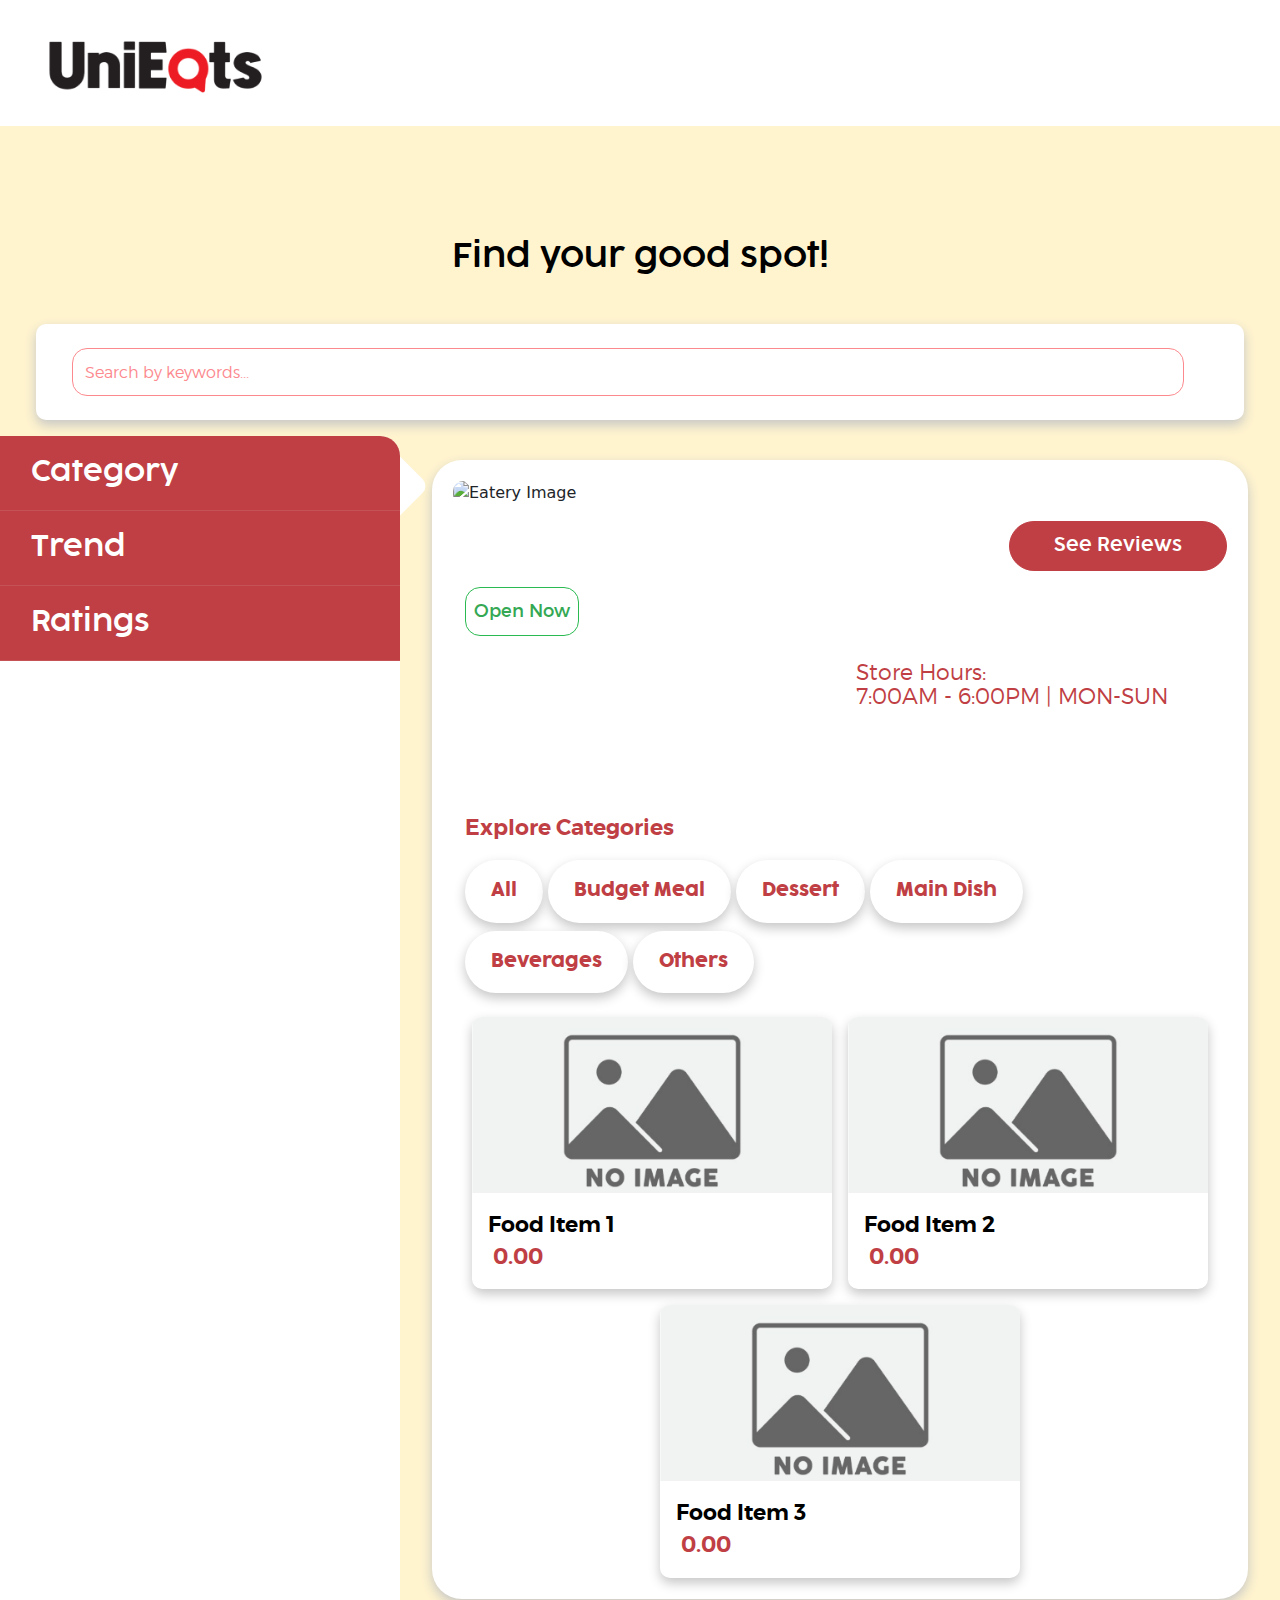
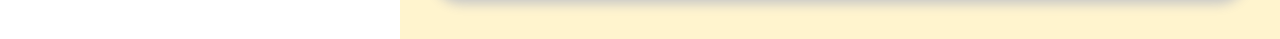
<file: html/eateries-directory-view-guest.html>
<!DOCTYPE html>
<html lang="en">
<head>
    <meta charset="UTF-8">
    <meta name="viewport" content="width=device-width, initial-scale=1.0">
    <title>UniEats</title>
    <link href="../assets/img/UniEats-Logo-Icon.png" rel="icon">

    <link rel="stylesheet" href="https://cdnjs.cloudflare.com/ajax/libs/font-awesome/6.5.1/css/all.min.css" integrity="sha512-DTOQO9RWCH3ppGqcWaEA1BIZOC6xxalwEsw9c2QQeAIftl+Vegovlnee1c9QX4TctnWMn13TZye+giMm8e2LwA==" crossorigin="anonymous" referrerpolicy="no-referrer" />

    <link rel="stylesheet" href="../css/side-bar-style.css">
    <link rel="stylesheet" href="../css/eateries-directory-view-guest-style.css">
    <link rel="stylesheet" href="../bootstrap-5.3.2-dist/css/bootstrap.css">
</head>
<body>
    <nav class="navbar navbar-expand-lg navbar-dark bg-navbar">
        <div class="container-fluid my-3 mt-4">
            <a class="navbar-brand" href="home-guest.html">
                <img src="../assets/img/UniEats-Logo.png" alt="UniEats Logo" class="img-fluid ms-4" id="uniEatsLogo"/>
            </a>
            <button class="navbar-toggler" type="button" data-bs-toggle="collapse" data-bs-target="#navbarNavDropdown" aria-controls="navbarNavDropdown" aria-expanded="false" aria-label="Toggle navigation">
                <span >
                    <i class="fas fa-bars" style="color:black; font-size:35px;"></i>
                </span>
            </button>
            <div class="collapse navbar-collapse justify-content-between" id="navbarNavDropdown">
                <ul class="navbar-nav ms-4">
                    <li class="nav-item mt-3">
                        <a class="nav-link nav-text" href="home-guest.html">HOME</a>
                    </li>
                    <li class="nav-item dropdown mt-3">
                        <div class="m-0 p-0" style="position: relative">
                            <a class="nav-link nav-text" id="toggleEateries" href="#" id="navbarDropdownMenuLink" role="button" data-bs-toggle="dropdown" aria-expanded="false" style="color: #BF3F44 !important;">EATERIES
                                <span class="position-absolute me-3 end-0 top-45 translate-middle-y">
                                    <i class="fa-solid fa-caret-down" id="toggleEateriesIcon" style="cursor:pointer; color: #BF3F44; font-size: 1.2rem"></i>  
                                </span>
                            </a>
                            <ul class="dropdown-menu" aria-labelledby="navbarDropdownMenuLink">
                                <li>
                                <a class="dropdown-item nav-text nav-text-active" href="eateries-directory-guest.html">Directory</a>
                                </li>
                                <li>
                                <a class="dropdown-item nav-text" href="">Map Sarap</a>
                                </li>
                            </ul>
                        </div>
                    </li>
                    <li class="nav-item mt-3">
                        <a class="nav-link nav-text" href="about-guest.html">ABOUT</a>
                    </li>
                    <li class="nav-item mt-3">
                        <a class="nav-link nav-text" href="contact-guest.html">CONTACT</a>
                    </li>
                    <li class="nav-item mt-3" id="hidden-nav">
                        <a class="nav-link nav-text" href="register.html">REGISTER</a>
                    </li>
                    <li class="nav-item mt-3" id="hidden-nav">
                        <a class="nav-link nav-text" href="sign-in.html">SIGN IN</a>
                    </li>
                    <li class="nav-item mt-3 ms-5" id="hidden-side-nav">
                        <a href="register.html">
                            <button class="btn nav-text btn-red-fill">REGISTER</button>
                        </a>
                    </li>
                    <li class="nav-item mt-3 ms-5" id="hidden-side-nav">
                        <a href="sign-in.html">
                            <button class="btn nav-text btn-red-outline">SIGN IN</button>
                        </a>
                    </li>
                </ul>
            </div>
        </div>
    </nav>


    <div class="container-fluid py-3 px-4" style="background-color: #fff4ce;">
        <h1 class="cocogoose-semilight-text-black text-center display-7 mt-7 mb-5">Find your good spot!</h1>

        <div class="row align-items-center px-4">
            <div class="row col-12 align-items-center p-4 m-0" style="background-color: white; border-radius: 10px; box-shadow: 0px 5px 12px #c6c6c6; border-radius: 10px;">
                <form id="searchForm" action="" method="GET" class="col-12 d-flex align-items-center">
                    <input type="text" name="searchInput" id="searchInput" placeholder="Search by keywords..." class="form-control form-input-style" required autocomplete="off">
                    <span class="ps-4">
                        <i id="searchIcon" class="fa-solid fa-magnifying-glass" style="font-size: 2.5rem; color: #BF3F44; cursor: pointer"></i>
                    </span>
                </form>
            </div>
        </div>
    </div>

    <div class="wrapper">
        <nav id="sidebar" class="active" style="background-color: white">
            <div class="custom-menu">
                <button type="button" id="sidebarCollapse" class="btn-1 btn-primary-1">
                    <i class="fa fa-bars" style="color: #BF3F44"></i>
                </button>
            </div>

            <div>
                <ul class="list-unstyled components">
                    <li class="active">
                        <div class="m-0 p-0" style="position: relative">
                            <a href="#categorySearchCategory" id="toggleCategory" data-toggle="collapse" aria-expanded="false" class="cocogoose-semilight-text-white display-xsm-6 p-3" style="text-decoration: none; border-radius: 0px 20px 0px 0px; background-color: #BF3F44;">
                                <i class="fa-solid fa-flag"></i>
                                &nbsp;&nbsp;&nbsp;Category
                                <span class="position-absolute me-3 end-0 top-50 translate-middle-y">
                                    <i class="fa-solid fa-caret-down" id="toggleCategoryIcon" style="cursor:pointer; color: white; font-size: 1.2rem"></i>  
                                </span>
                            </a>
                        </div>
                        <div class="sublist">
                          <ul class="collapse list-unstyled mb-2" id="categorySearchCategory">
                          <li class="subitem-border p-3 m-0">
                                <label class="trueno-regular-text-red display-xsm-4" id="categoryCategory" for="categoryCategory">Price Range</label>
                                <div class="row">
                                    <div class="col-12 mb-2">
                                        <input type="radio" class="btn-check" name="priceRange" id="priceRangeOpt1" value="less-than-100" autocomplete="off">
                                        <label class="p-2 m-0 btn custom-btn-price-range d-flex align-items-center justify-content-center" for="priceRangeOpt1">Less than 100</label>
                                    </div>
                                    <div class="col-12 mb-2">
                                        <input type="radio" class="btn-check" name="priceRange" id="priceRangeOpt2" value="100-to-200" autocomplete="off">
                                        <label class="p-2 m-0 btn custom-btn-price-range d-flex align-items-center justify-content-center" for="priceRangeOpt2">100 - 200</label>
                                    </div>
                                    <div class="col-12 mb-2">
                                        <input type="radio" class="btn-check" name="priceRange" id="priceRangeOpt3" value="more-than-200" autocomplete="off">
                                        <label class="p-2 m-0 btn custom-btn-price-range d-flex align-items-center justify-content-center" for="priceRangeOpt3">More than 200</label>
                                    </div>
                                    <div class="col-12 mb-2">
                                        <input type="radio" class="btn-check" name="priceRange" id="priceRangeOpt4" value="all" autocomplete="off">
                                        <label class="p-2 m-0 btn custom-btn-price-range d-flex align-items-center justify-content-center" for="priceRangeOpt4">All</label>
                                    </div>
                                </div>
                            </li>

                            <li class="subitem-border p-3 m-0">
                                <label class="trueno-regular-text-red display-xsm-4 mb-1" id="categoryCategory" for="categoryCategory">Availability Status</label>
                                <div class="row">
                                    <div class="custom-col-4 custom-mb-2">
                                        <input type="radio" class="btn-check" name="availabilityStatus" id="availabilityStatusOpt1" value="open" autocomplete="off">
                                        <label class="p-2 m-0 btn custom-btn-price-range d-flex align-items-center justify-content-center" for="availabilityStatusOpt1" style="padding: 0.75rem">Open Now</label>
                                    </div>
                                    <div class="custom-col-4 custom-mb-2">
                                        <input type="radio" class="btn-check" name="availabilityStatus" id="availabilityStatusOpt2" value="closed" autocomplete="off">
                                        <label class="p-2 m-0 btn custom-btn-price-range d-flex align-items-center justify-content-center" for="availabilityStatusOpt2">Closed Now</label>
                                    </div>
                                    <div class="custom-col-4 custom-mb-2">
                                        <input type="radio" class="btn-check" name="availabilityStatus" id="availabilityStatusOpt3" value="all" autocomplete="off">
                                        <label class="p-2 m-0 btn custom-btn-price-range d-flex align-items-center justify-content-center" for="availabilityStatusOpt3">All</label>
                                    </div>
                                </div>
                            </li>
                          </ul>
                        </div>
                    </li>

                    <li class="active">
                        <div class="m-0 p-0" style="position: relative">
                            <a href="#trendSearchCategory" id="toggleTrend" data-toggle="collapse" aria-expanded="false" class="sort-toggle cocogoose-semilight-text-white display-xsm-6 p-3" style="text-decoration: none; background-color: #BF3F44;">
                                <i class="fa-solid fa-arrow-trend-up"></i>
                                &nbsp;&nbsp;&nbsp;Trend
                                <span class="position-absolute me-3 end-0 top-50 translate-middle-y">
                                    <i class="fa-solid fa-caret-down" id="toggleTrendIcon" style="cursor:pointer; color: white; font-size: 1.2rem"></i>  
                                </span>
                            </a>
                        </div>
                        <div class="sublist">
                          <ul class="collapse list-unstyled mb-2" id="trendSearchCategory">
                            <li class="subitem-border p-3">
                                <label class="trueno-regular-text-red display-xsm-4" id="foodTypeCategory-label" for="foodTypeCategory">Food Type</label>
                                <select name="foodTypeCategory" id="foodTypeCategory" class="form-select trueno-light-text-black form-input-style mt-1">
                                    <option value="" selected>Select a Food Type</option>
                                    <option value="localSpecialties">Local Specialties</option>
                                    <option value="coffeeAndBeverages">Coffee & Beverages</option>
                                    <option value="fastFood">Fast Food</option>
                                    <option value="streetFood">Street Food</option>
                                    <option value="dessertAndTreats">Dessert and Treats</option>
                                </select>
                            </li>
                          </ul>
                        </div>
                    </li>

                    <li class="active">
                        <div class="m-0 p-0" style="position: relative">
                            <a href="#ratingsSearchCategory" id="toggleRatings" data-toggle="collapse" aria-expanded="false" class="sort-toggle cocogoose-semilight-text-white display-xsm-6 p-3" style="text-decoration: none; background-color: #BF3F44;">
                                <i class="fa-regular fa-star"></i>
                                &nbsp;&nbsp;&nbsp;Ratings
                                <span class="position-absolute me-3 end-0 top-50 translate-middle-y">
                                    <i class="fa-solid fa-caret-down" id="toggleRatingsIcon" style="cursor:pointer; color: white; font-size: 1.2rem"></i>  
                                </span>
                            </a>
                        </div>
                        <div class="sublist">
                          <ul class="collapse list-unstyled mb-2" id="ratingsSearchCategory">
                            <li class="subitem-border p-3">
                                <div class="row">
                                    <div class="custom-col-6 mb-2">
                                        <input type="radio" class="btn-check" value="all" name="starRatings" id="starRatingsOptAll" autocomplete="off">
                                        <label class="p-2 m-0 btn custom-btn-price-range d-flex align-items-center justify-content-center" for="starRatingsOptAll">All</label>
                                    </div>
                                    <div class="custom-col-6 mb-2">
                                        <input type="radio" class="btn-check" value="5" name="starRatings" id="starRatingsOpt1" autocomplete="off">
                                        <label class="p-2 m-0 btn custom-btn-price-range d-flex align-items-center justify-content-center" for="starRatingsOpt1">5 Stars</label>
                                    </div>
                                    <div class="custom-col-6 mb-2">
                                        <input type="radio" class="btn-check" value="4" name="starRatings" id="starRatingsOpt2" autocomplete="off">
                                        <label class="p-2 m-0 btn custom-btn-price-range d-flex align-items-center justify-content-center" for="starRatingsOpt2">4 Stars</label>
                                    </div>
                                    <div class="custom-col-6 mb-2">
                                        <input type="radio" class="btn-check" value="3" name="starRatings" id="starRatingsOpt3" autocomplete="off">
                                        <label class="p-2 m-0 btn custom-btn-price-range d-flex align-items-center justify-content-center" for="starRatingsOpt3">3 Stars</label>
                                    </div>
                                    <div class="custom-col-6 mb-2">
                                        <input type="radio" class="btn-check" value="2" name="starRatings" id="starRatingsOpt4" autocomplete="off">
                                        <label class="p-2 m-0 btn custom-btn-price-range d-flex align-items-center justify-content-center" for="starRatingsOpt4">2 Stars</label>
                                    </div>
                                    <div class="custom-col-6 mb-2">
                                        <input type="radio" class="btn-check" value="1" name="starRatings" id="starRatingsOpt5" autocomplete="off">
                                        <label class="p-2 m-0 btn custom-btn-price-range d-flex align-items-center justify-content-center" for="starRatingsOpt5">1 Star</label>
                                    </div>
                                </div>
                            </li>
                          </ul>
                        </div>
                    </li>
                </ul>
            </div>
        </nav>

        <div class="main">
            <div class="eateries-container">
                <div class="eateries-content" style="overflow-x: hidden">
                    <div class="content px-3 py-2">
                        <div id="eateryResults" class="container-fluid row col-12 py-3 px-3 p-0 m-0 d-flex justify-content-center">
                            
                            <div class="row col-12 p-3 mb-3 align-items-center eatery-card">
                                <div class="back-button">
                                    <i class="fa-solid fa-arrow-left" style="color: white; font-size: 2.5rem" onclick="goBack()"></i>
                                </div>
                                <div class="col-12 p-0 m-0">
                                    <img class="tbr-img m-0 eatery-img" alt="Eatery Image">
                                </div>
                                <div class="row col-12 mt-3 p-0 m-0">
                                    <div class="custom-col-8">
                                        <p class="trueno-semibold-text-red display-7 mb-0 eatery-name"></p>
                                    </div>
                                    <div class="col-4 align-items-center d-flex justify-content-end p-0"> 
                                        <button class="btn btn-red-fill display-xsm-5 py-8 see-review-btn-lg" data-toggle="modal" data-target="#reviewModal">See Reviews</button>
                                    </div>
                                </div>
                                <div class="row col-12 align-items-center">
                                    <div class="col-12 d-flex align-items-center mt-3">
                                        <span class="open-status px-2 py-8 display-xsm-5 me-3">Open Now</span>

                                        <div id="rating-container"></div>
                                        
                                    </div>
                                </div>
                                <div class="row col-12 align-items-center mt-2 p-0 m-0">
                                    <span class="btn btn-red-fill display-xsm-5 py-8 see-review-btn-sm my-2" data-toggle="modal" data-target="#reviewModal">See Reviews</span>
                                </div>
                                <div class="row col-12 align-items-center mt-3">
                                    <div class="custom-col-6-2 d-flex align-items-center">
                                        <p class="display-7" style="color: #bf3f44"><i class="fa-solid fa-location-dot me-3"></i></p>
                                        <p class="display-xsm-4 trueno-light-text-dark-red" style="line-height: 1.5rem" id="eatery-address"></p>
                                    </div>
                                    <div class="custom-col-6-2 d-flex align-items-center">
                                        <p class="display-7" style="color: #bf3f44"><i class="fa-solid fa-clock me-3"></i></p>
                                        <p class="display-xsm-4 trueno-light-text-dark-red" style="line-height: 1.5rem">Store Hours:<br>7:00AM <span> - </span> 6:00PM | MON-SUN</p>
                                    </div>
                                </div>
                                <div class="col-12 align-items-center mt-4">
                                    <p class="trueno-regular-text-black display-xsm-4" style="line-height: 1.75rem; text-align: justify" id="eatery-description"></p>
                                </div>
                                <div class="col-12 align-items-center">
                                    <p class="trueno-semibold-text-red display-xsm-4 mt-5">Explore Categories</p>
                                </div>
                                <div class="row align-items-center mt-0 category-container">
                                    <div class="col-12">
                                        <button class="cocogoose-regular-text-red display-xsm-5 category" onclick="filterMealCards('all'); changeColor(this)">All</button>
                                        <button class="cocogoose-regular-text-red display-xsm-5 category" onclick="filterMealCards('budgetMeal'); changeColor(this)">Budget Meal</button>
                                        <button class="cocogoose-regular-text-red display-xsm-5 category" onclick="filterMealCards('dessert'); changeColor(this)">Dessert</button>
                                        <button class="cocogoose-regular-text-red display-xsm-5 category" onclick="filterMealCards('mainDish'); changeColor(this)">Main Dish</button>
                                        <button class="cocogoose-regular-text-red display-xsm-5 category" onclick="filterMealCards('beverages'); changeColor(this)">Beverages</button>
                                        <button class="cocogoose-regular-text-red display-xsm-5 category" onclick="filterMealCards('others'); changeColor(this)">Others</button>
                                    </div>
                                </div>
                                <div class="col-12 align-items-center category-container-dropdown">
                                    <select name="mealTypeCategory" id="mealTypeCategory" class="form-select cocogoose-regular-text-red display-xsm-5 dish-category-style mt-1" style="box-shadow: 0px 5px 12px #c6c6c6;" onchange="filterMealCards(this.value)">
                                        <option value="all" selected>All</option>
                                        <option value="budgetMeal">Budget Meal</option>
                                        <option value="dessert">Dessert</option>
                                        <option value="mainDish">Main Dish</option>
                                        <option value="beverages">Beverages</option>
                                        <option value="others">Others</option>
                                    </select>
                                </div>
                                <div class="container row col-12 mt-3 align-items-center m-0 d-flex justify-content-center" style="gap: 1rem;">
                                    <div class="row custom-col-3-5 align-items-center m-0 p-0 meal-card" style="box-shadow: 0px 5px 12px #c6c6c6; border-radius: 10px; background-color: white;"
                                        data-meal-category="' . $row_tbl_meal['meal_category'] . '">
                                        <div class="col-12 align-items-center m-0 p-0">
                                            <img class="meal-img" src="../assets/img/meal/no-meal.png" alt="Meal Image">
                                        </div>

                                        <div class="col-10 m-0 ps-3 mt-3">
                                            <p class="trueno-semibold-text-black display-xsm-4">Food Item 1<br>
                                                <span class="trueno-semibold-text-red"><i class="fa-solid fa-peso-sign"></i>&nbsp;0.00</span>
                                            </p>
                                        </div>
                                    </div>

                                    <div class="row custom-col-3-5 align-items-center m-0 p-0 meal-card" style="box-shadow: 0px 5px 12px #c6c6c6; border-radius: 10px; background-color: white;"
                                        data-meal-category="' . $row_tbl_meal['meal_category'] . '">
                                        <div class="col-12 align-items-center m-0 p-0">
                                            <img class="meal-img" src="../assets/img/meal/no-meal.png" alt="Meal Image">
                                        </div>

                                        <div class="col-10 m-0 ps-3 mt-3">
                                            <p class="trueno-semibold-text-black display-xsm-4">Food Item 2<br>
                                                <span class="trueno-semibold-text-red"><i class="fa-solid fa-peso-sign"></i>&nbsp;0.00</span>
                                            </p>
                                        </div>
                                    </div>

                                    <div class="row custom-col-3-5 align-items-center m-0 p-0 meal-card" style="box-shadow: 0px 5px 12px #c6c6c6; border-radius: 10px; background-color: white;"
                                        data-meal-category="' . $row_tbl_meal['meal_category'] . '">
                                        <div class="col-12 align-items-center m-0 p-0">
                                            <img class="meal-img" src="../assets/img/meal/no-meal.png" alt="Meal Image">
                                        </div>

                                        <div class="col-10 m-0 ps-3 mt-3">
                                            <p class="trueno-semibold-text-black display-xsm-4">Food Item 3<br>
                                                <span class="trueno-semibold-text-red"><i class="fa-solid fa-peso-sign"></i>&nbsp;0.00</span>
                                            </p>
                                        </div>
                                    </div>
                                </div>
                            </div>
                        </div>
                    </div>
                </div>
            </div>
        </div>
    </div>

    <div class="modal fade" id="reviewModal" tabindex="-1" role="dialog" aria-labelledby="reviewModalLabel" aria-hidden="true">
        <div class="modal-dialog modal-lg modal-dialog-centered" role="document">
            <div class="modal-content">
                <button type="button" class="close-btn" data-dismiss="modal" aria-label="Close" style="position: absolute; top: 10px; right: 10px; z-index: 9999;">
                    <span aria-hidden="true"><i class="fa-solid fa-xmark"></i></span>
                </button>
                <div class="modal-body">
                        <img class="img-fluid eatery-img" alt="Eatery Image">
                    <div class="row align-items-center m-0 py-4 px-3">
                        <p class="col-12 trueno-semibold-text-red display-7 mb-0 eatery-name"></p>
                        <p class="col-12 display-xsm-4 trueno-light-text-dark-red mb-4">MON - SUN 7:00AM - 6:00PM</p>
                        <hr>
                        <div class="row col-12 align-items-center m-0 p-0">
                            <p class="col-6 display-xsm-4 trueno-semibold-text-light-red mt-3 mb-4">All Ratings (0)</p>
                            <div class="col-6 d-flex justify-content-end align-items-center">
                                <p class="display-xsm-4 trueno-semibold-text-red mt-3 mb-4">
                                    <span><i class="fa-solid fa-star" style="color: #FFE073"></i></span>
                                    &nbsp;
                                </p>
                            </div>
                        </div>
                        <div class="container mb-2">
                            <div class="row align-items-center">
                                <div class="col-1 d-flex justify-content-center m-0 p-0">
                                    <p class="trueno-regular-text-black display-xsm-5 m-0 p-0">
                                        5
                                        <i class="fa-solid fa-star" style="color: #FFE073"></i>
                                    </p>
                                </div>
                                <div class="col-10">
                                    <div class="progress m-0">
                                        <div class="progress-bar" role="progressbar" style="width: 0%" aria-valuenow="0" aria-valuemin="0" aria-valuemax="100"></div>
                                    </div>
                                </div>
                                <div class="col-1 d-flex justify-content-center m-0 p-0">
                                    <p class="trueno-regular-text-black display-xsm-5 m-0 p-0">0%</p>
                                </div>
                            </div>
                        </div>
                        <div class="container mb-2">
                            <div class="row align-items-center">
                                <div class="col-1 d-flex justify-content-center m-0 p-0">
                                    <p class="trueno-regular-text-black display-xsm-5 m-0 p-0">
                                        4
                                        <i class="fa-solid fa-star" style="color: #FFE073"></i>
                                    </p>
                                </div>
                                <div class="col-10">
                                    <div class="progress m-0">
                                        <div class="progress-bar" role="progressbar" style="width: 0%" aria-valuenow="0" aria-valuemin="0" aria-valuemax="100"></div>
                                    </div>
                                </div>
                                <div class="col-1 d-flex justify-content-center m-0 p-0">
                                    <p class="trueno-regular-text-black display-xsm-5 m-0 p-0">0%</p>
                                </div>
                            </div>
                        </div>
                        <div class="container mb-2">
                            <div class="row align-items-center">
                                <div class="col-1 d-flex justify-content-center m-0 p-0">
                                    <p class="trueno-regular-text-black display-xsm-5 m-0 p-0">
                                        3
                                        <i class="fa-solid fa-star" style="color: #FFE073"></i>
                                    </p>
                                </div>
                                <div class="col-10">
                                    <div class="progress m-0">
                                        <div class="progress-bar" role="progressbar" style="width: 0%" aria-valuenow="0" aria-valuemin="0" aria-valuemax="100"></div>
                                    </div>
                                </div>
                                <div class="col-1 d-flex justify-content-center m-0 p-0">
                                    <p class="trueno-regular-text-black display-xsm-5 m-0 p-0">0%</p>
                                </div>
                            </div>
                        </div>
                        <div class="container mb-2">
                            <div class="row align-items-center">
                                <div class="col-1 d-flex justify-content-center m-0 p-0">
                                    <p class="trueno-regular-text-black display-xsm-5 m-0 p-0">
                                        2
                                        <i class="fa-solid fa-star" style="color: #FFE073"></i>
                                    </p>
                                </div>
                                <div class="col-10">
                                    <div class="progress m-0">
                                        <div class="progress-bar" role="progressbar" style="width: 0%" aria-valuenow="0" aria-valuemin="0" aria-valuemax="100"></div>
                                    </div>
                                </div>
                                <div class="col-1 d-flex justify-content-center m-0 p-0">
                                    <p class="trueno-regular-text-black display-xsm-5 m-0 p-0">0%</p>
                                </div>
                            </div>
                        </div>
                        <div class="container mb-6">
                            <div class="row align-items-center">
                                <div class="col-1 d-flex justify-content-center m-0 p-0">
                                    <p class="trueno-regular-text-black display-xsm-5 m-0 p-0">
                                        1
                                        <i class="fa-solid fa-star" style="color: #FFE073"></i>
                                    </p>
                                </div>
                                <div class="col-10">
                                    <div class="progress m-0">
                                        <div class="progress-bar" role="progressbar" style="width: 0%" aria-valuenow="0" aria-valuemin="0" aria-valuemax="100"></div>
                                    </div>
                                </div>
                                <div class="col-1 d-flex justify-content-center m-0 p-0">
                                    <p class="trueno-regular-text-black display-xsm-5 m-0 p-0">0%</p>
                                </div>
                            </div>
                        </div>
                        <div class="row col-12 align-items-center m-0 p-0">
                            <p class="col-6 display-xsm-4 trueno-semibold-text-light-red mt-3 mb-3">Reviews</p>
                            <div class="col-6 d-flex justify-content-end align-items-center">
                                <p class="display-xsm-4 trueno-semibold-text-red mt-3 mb-4 filter-by">
                                    <span><i class="fa-solid fa-filter" style="color: #BF3F44"></i></span>
                                    &nbsp;Filter by
                                </p>

                                <div class="filter_dd">
                                    <div class="row ps-4 pt-3">
                                        <label class="trueno-regular-text-red col-12 p-0">Star&nbsp;<i class="fa-solid fa-star" style="color: #FFE073"></i></label>
    
                                        <label for="fiveStarCheck" class="trueno-regular-text-black col-6 p-0">
                                            <input class="custom-color-checkbox" type="checkbox" name="starCheck" value="5" id="fiveStarCheck"/> 
                                            5 Stars (0)  
                                        </label>
                                        <label for="fourStarCheck" class="trueno-regular-text-black col-6 p-0">
                                            <input class="custom-color-checkbox" type="checkbox" name="starCheck" value="4" id="fourStarCheck"/> 
                                            4 Stars (0)
                                        </label>
                                        <label for="threeStarCheck" class="trueno-regular-text-black col-6 p-0">
                                            <input class="custom-color-checkbox" type="checkbox" name="starCheck" value="3" id="threeStarCheck"/> 
                                            3 Stars (0)  
                                        </label>
                                        <label for="twoStarCheck" class="trueno-regular-text-black col-6 p-0">
                                            <input class="custom-color-checkbox" type="checkbox" name="starCheck" value="2" id="twoStarCheck"/> 
                                            2 Stars (0)
                                        </label>
                                        <label for="oneStarCheck" class="trueno-regular-text-black col-12 p-0 mb-2">
                                            <input class="custom-color-checkbox" type="checkbox" name="starCheck" value="1" id="oneStarCheck"/> 
                                            1 Star (0)
                                        </label>

                                        <label class="trueno-regular-text-red col-12 p-0">Date&nbsp;<i class="fa-solid fa-calendar-days"></i></label>
    
                                        <label for="latestToOldestCheck" class="trueno-regular-text-black col-12 p-0">
                                            <input class="custom-color-checkbox" type="radio" name="sortRadio" value="latestToOldest" id="latestToOldestCheck" checked/> 
                                            Latest to Oldest
                                        </label>
                                        <label for="oldestToLatestCheck" class="trueno-regular-text-black col-12 p-0 mb-2">
                                            <input class="custom-color-checkbox" type="radio" name="sortRadio" value="oldestToLatest" id="oldestToLatestCheck"/> 
                                            Oldest to Latest
                                        </label>
                                    </div>
                                </div>
                            </div>

                            <div id="rowsContainer">
                                <hr>
                                <div class="col-12 align-items-center text-center">
                                    <p class="trueno-light-text-red display-xsm-7 mb-2 m-0 p-4">No Reviews Yet</p>
                                </div>
                            </div>
                        </div>
                    </div>
                </div>
            </div>
        </div>
    </div>

    <script src="../bootstrap-5.3.2-dist/js/bootstrap.bundle.js "></script>
    <script src="https://code.jquery.com/jquery-3.6.0.min.js"></script>
    <script src="../js/bootstrap.min.js"></script>
    <script src="../js/side-bar.js"></script>

    <script>
    document.addEventListener('DOMContentLoaded', () => {
        const raw = localStorage.getItem('selectedEatery');
        if (!raw) return;

        const eatery = JSON.parse(raw);
        const rating = parseInt(eatery.rating);

        document.querySelectorAll('.eatery-img').forEach(img => {
            img.src = eatery.image;
        });
        document.querySelectorAll('.eatery-name').forEach(el => {
            el.textContent = eatery.name;
        });
        document.getElementById('eatery-address').textContent = eatery.address;
        document.getElementById('eatery-description').textContent = eatery.description;

        let ratingHTML = '';
        switch (rating) {
            case 5:
                ratingHTML = `
                <div class="custom-col-6-1 rating-display-above m-0 p-0" >
                    <p class="trueno-light-text-red display-xsm-7 mb-2 m-0 p-0">5.0</p>
                </div>
                <div class="col-12 p-0 m-0">
                    <div class="rating-wrapper rating-star-lg align-items-center">
                        <span class="trueno-light-text-red display-xsm-5 ms-2 m-0 p-0 rating-display-inline">5.0</span>
                        <input type="radio" id="5-star-rating" name="star-rating" value="5">
                        <label for="5-star-rating" class="star-rating star" style="color: #FFE073">
                        <i class="fas fa-star d-inline-block"></i>
                        </label>
                        
                        <input type="radio" id="4-star-rating" name="star-rating" value="4">
                        <label for="4-star-rating" class="star-rating star" style="color: #FFE073">
                        <i class="fas fa-star d-inline-block"></i>
                        </label>
                        
                        <input type="radio" id="3-star-rating" name="star-rating" value="3">
                        <label for="3-star-rating" class="star-rating star" style="color: #FFE073">
                        <i class="fas fa-star d-inline-block"></i>
                        </label>
                        
                        <input type="radio" id="2-star-rating" name="star-rating" value="2">
                        <label for="2-star-rating" class="star-rating star" style="color: #FFE073">
                        <i class="fas fa-star d-inline-block"></i>
                        </label>
                        
                        <input type="radio" id="1-star-rating" name="star-rating" value="1">
                        <label for="1-star-rating" class="star-rating star" style="color: #FFE073">
                        <i class="fas fa-star d-inline-block"></i>
                        </label>
                    </div>
                </div>`;
                break;
            
            case 4:
                ratingHTML = `
                <div class="custom-col-6-1 rating-display-above m-0 p-0" >
                    <p class="trueno-light-text-red display-xsm-7 mb-2 m-0 p-0">4.0</p>
                </div>
                <div class="col-12 p-0 m-0">
                    <div class="rating-wrapper rating-star-lg align-items-center">
                        <span class="trueno-light-text-red display-xsm-5 ms-2 m-0 p-0 rating-display-inline">4.0</span>
                        <input type="radio" id="5-star-rating" name="star-rating" value="5">
                        <label for="5-star-rating" class="star-rating">
                        <i class="fas fa-star d-inline-block"></i>
                        </label>
                        
                        <input type="radio" id="4-star-rating" name="star-rating" value="4">
                        <label for="4-star-rating" class="star-rating star" style="color: #FFE073">
                        <i class="fas fa-star d-inline-block"></i>
                        </label>
                        
                        <input type="radio" id="3-star-rating" name="star-rating" value="3">
                        <label for="3-star-rating" class="star-rating star" style="color: #FFE073">
                        <i class="fas fa-star d-inline-block"></i>
                        </label>
                        
                        <input type="radio" id="2-star-rating" name="star-rating" value="2">
                        <label for="2-star-rating" class="star-rating star" style="color: #FFE073">
                        <i class="fas fa-star d-inline-block"></i>
                        </label>
                        
                        <input type="radio" id="1-star-rating" name="star-rating" value="1">
                        <label for="1-star-rating" class="star-rating star" style="color: #FFE073">
                        <i class="fas fa-star d-inline-block"></i>
                        </label>
                    </div>
                </div>`;
                break;

            case 3:
                ratingHTML = `
                <div class="custom-col-6-1 rating-display-above m-0 p-0" >
                    <p class="trueno-light-text-red display-xsm-7 mb-2 m-0 p-0">3.0</p>
                </div>
                <div class="col-12 p-0 m-0">
                    <div class="rating-wrapper rating-star-lg align-items-center">
                        <span class="trueno-light-text-red display-xsm-5 ms-2 m-0 p-0 rating-display-inline">3.0</span>
                        <input type="radio" id="5-star-rating" name="star-rating" value="5">
                        <label for="5-star-rating" class="star-rating">
                        <i class="fas fa-star d-inline-block"></i>
                        </label>
                        
                        <input type="radio" id="4-star-rating" name="star-rating" value="4">
                        <label for="4-star-rating" class="star-rating">
                        <i class="fas fa-star d-inline-block"></i>
                        </label>
                        
                        <input type="radio" id="3-star-rating" name="star-rating" value="3">
                        <label for="3-star-rating" class="star-rating star" style="color: #FFE073">
                        <i class="fas fa-star d-inline-block"></i>
                        </label>
                        
                        <input type="radio" id="2-star-rating" name="star-rating" value="2">
                        <label for="2-star-rating" class="star-rating star" style="color: #FFE073">
                        <i class="fas fa-star d-inline-block"></i>
                        </label>
                        
                        <input type="radio" id="1-star-rating" name="star-rating" value="1">
                        <label for="1-star-rating" class="star-rating star" style="color: #FFE073">
                        <i class="fas fa-star d-inline-block"></i>
                        </label>
                    </div>
                </div>`;
                break;

            case 2:
                ratingHTML = `
                <div class="custom-col-6-1 rating-display-above m-0 p-0" >
                    <p class="trueno-light-text-red display-xsm-7 mb-2 m-0 p-0">2.0</p>
                </div>
                <div class="col-12 p-0 m-0">
                    <div class="rating-wrapper rating-star-lg align-items-center">
                        <span class="trueno-light-text-red display-xsm-5 ms-2 m-0 p-0 rating-display-inline">2.0</span>
                        <input type="radio" id="5-star-rating" name="star-rating" value="5">
                        <label for="5-star-rating" class="star-rating">
                        <i class="fas fa-star d-inline-block"></i>
                        </label>
                        
                        <input type="radio" id="4-star-rating" name="star-rating" value="4">
                        <label for="4-star-rating" class="star-rating">
                        <i class="fas fa-star d-inline-block"></i>
                        </label>
                        
                        <input type="radio" id="3-star-rating" name="star-rating" value="3">
                        <label for="3-star-rating" class="star-rating">
                        <i class="fas fa-star d-inline-block"></i>
                        </label>
                        
                        <input type="radio" id="2-star-rating" name="star-rating" value="2">
                        <label for="2-star-rating" class="star-rating star" style="color: #FFE073">
                        <i class="fas fa-star d-inline-block"></i>
                        </label>
                        
                        <input type="radio" id="1-star-rating" name="star-rating" value="1">
                        <label for="1-star-rating" class="star-rating star" style="color: #FFE073">
                        <i class="fas fa-star d-inline-block"></i>
                        </label>
                    </div>
                </div>`;
                break;

            case 1:
                ratingHTML = `
                <div class="custom-col-6-1 rating-display-above m-0 p-0" >
                    <p class="trueno-light-text-red display-xsm-7 mb-2 m-0 p-0">1.0</p>
                </div>
                <div class="col-12 p-0 m-0">
                    <div class="rating-wrapper rating-star-lg align-items-center">
                        <span class="trueno-light-text-red display-xsm-5 ms-2 m-0 p-0 rating-display-inline">1.0</span>
                        <input type="radio" id="5-star-rating" name="star-rating" value="5">
                        <label for="5-star-rating" class="star-rating">
                        <i class="fas fa-star d-inline-block"></i>
                        </label>
                        
                        <input type="radio" id="4-star-rating" name="star-rating" value="4">
                        <label for="4-star-rating" class="star-rating">
                        <i class="fas fa-star d-inline-block"></i>
                        </label>
                        
                        <input type="radio" id="3-star-rating" name="star-rating" value="3">
                        <label for="3-star-rating" class="star-rating">
                        <i class="fas fa-star d-inline-block"></i>
                        </label>
                        
                        <input type="radio" id="2-star-rating" name="star-rating" value="2">
                        <label for="2-star-rating" class="star-rating">
                        <i class="fas fa-star d-inline-block"></i>
                        </label>
                        
                        <input type="radio" id="1-star-rating" name="star-rating" value="1">
                        <label for="1-star-rating" class="star-rating star" style="color: #FFE073">
                        <i class="fas fa-star d-inline-block"></i>
                        </label>
                    </div>
                </div>`;
                break;
        }

        document.getElementById('rating-container').innerHTML = ratingHTML;
    });
    </script>

    <script>
        function changeColor(button) {
            var buttons = document.getElementsByClassName("category");
            for (var i = 0; i < buttons.length; i++) {
                buttons[i].style.backgroundColor = "white";
                buttons[i].style.color = "#bf3f44";
            }

            button.style.color = "white";
            button.style.backgroundColor = "#bf3f44";
        }
    </script>

    <script>
        document.getElementById('toggleCategory').addEventListener('click', function() {
            const categoryIcon = document.getElementById('toggleCategoryIcon');
            categoryIcon.classList.toggle('fa-caret-down');
            categoryIcon.classList.toggle('fa-caret-up');
        });

        document.getElementById('toggleTrend').addEventListener('click', function() {
            const trendIcon = document.getElementById('toggleTrendIcon');
            trendIcon.classList.toggle('fa-caret-down');
            trendIcon.classList.toggle('fa-caret-up');
        });

        document.getElementById('toggleRatings').addEventListener('click', function() {
            const ratingsIcon = document.getElementById('toggleRatingsIcon');
            ratingsIcon.classList.toggle('fa-caret-down');
            ratingsIcon.classList.toggle('fa-caret-up');
        });

        document.getElementById('toggleEateries').addEventListener('click', function() {
            const eateriesIcon = document.getElementById('toggleEateriesIcon');
            eateriesIcon.classList.toggle('fa-caret-down');
            eateriesIcon.classList.toggle('fa-caret-up');
        });
    </script>

    <script>
        function goBack() {
            window.location.href = "eateries-directory-guest.html"
        }
    </script>

    <script>
        $(".filter-by").click(function(){
            $(this).parent().toggleClass("active");
            $(this).next(".filter_dd").toggleClass("active");
        });
    </script>
</body>
</html>
</file>
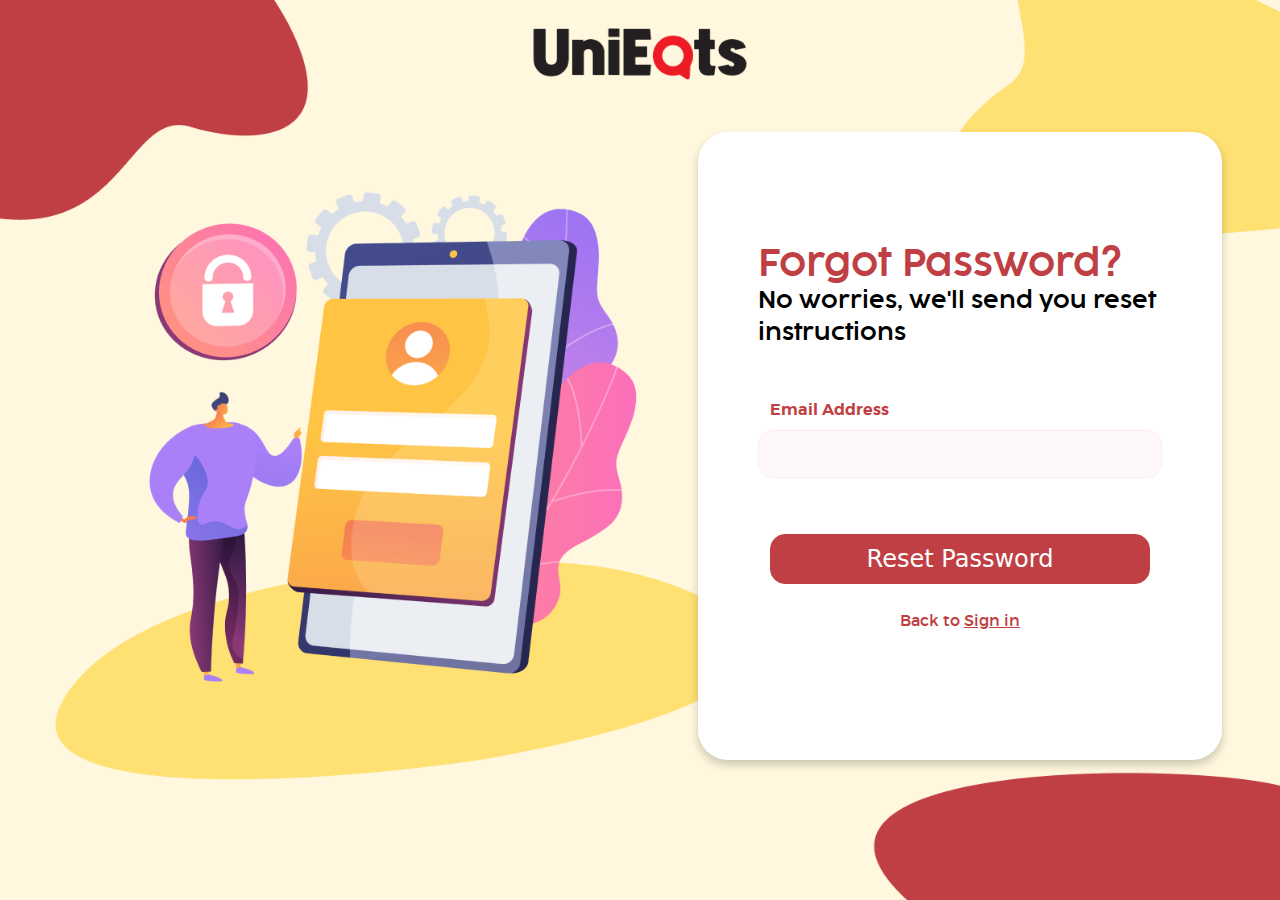
<file: html/forgot-password.html>
<!DOCTYPE html>
<html lang="en">
<head>
    <meta charset="UTF-8">
    <meta name="viewport" content="width=device-width, initial-scale=1.0">
    <title>UniEats</title>
    <link href="../assets/img/UniEats-Logo-Icon.png" rel="icon">

    <link rel="stylesheet" href="https://cdnjs.cloudflare.com/ajax/libs/font-awesome/6.5.1/css/all.min.css" integrity="sha512-DTOQO9RWCH3ppGqcWaEA1BIZOC6xxalwEsw9c2QQeAIftl+Vegovlnee1c9QX4TctnWMn13TZye+giMm8e2LwA==" crossorigin="anonymous" referrerpolicy="no-referrer" />

    <link rel="stylesheet" href="../css/forgot-password-style.css">
    <link rel="stylesheet" href="../bootstrap-5.3.2-dist/css/bootstrap.css">
</head>
<body>
    <div class="container-fluid mt-4">
        <div class="col-12 text-center">
            <a href="home-guest.html">
                <img src="../assets/img/UniEats-Logo.png" alt="UniEats Logo" class="img-fluid" id="uniEatsLogo"/>
            </a>
        </div>
    </div>

    <div class="container-fluid mt-5">
        <div class="row">
            <div class="d-none d-md-flex col-md-4 col-lg-6">
                <!-- <img src="../assets/img/register-img.png" alt=""> -->
            </div>  
            <div class="custom-col-6 mx-auto">
                <div class="col-12 mx-auto custom-p-5 white-container mb-4">
                    <div class="d-flex align-items-center" >
                        <div class="container custom-mt-8">
                          <div class="row">
                            <div class="col-12 mt-10 mb-10">
                              <h1 class="cocogoose-semilight-text-red display-6">Forgot Password?</h1>
                              <h2 class="cocogoose-semilight-text-black display-xsm mt-8 mb-3">No worries, we'll send you reset instructions</h2>
                                <form method="POST" id="forgotPasswordForm" autocomplete="off">
                                    <div class="container-fluid mt-5">
                                        <div class="row">
                                            <label class="trueno-semibold-text-red" id="emailAddress-label" for="emailAddress">Email Address</label>
                                            <input type="text" name="emailAddress" id="emailAddress" placeholder="" class="form-control form-input-style my-2 ms-0" required>

                                            <div class="col-12 mt-5">
                                                <button type="button" class="btn col-12 cocogoose-semilight-text-white btn-red-fill" onclick="location.reload()">
                                                    Reset Password
                                                </button>
                                            </div>

                                            <div class="d-flex justify-content-center mt-4">
                                                <p class="trueno-regular-text-red">Back to
                                                    <span>
                                                        <a href="sign-in.html" class="trueno-regular-text-red">Sign in</a>
                                                    </span>
                                                </p>
                                            </div>

                                        </div>
                                    </div>
                                </form>
                            </div>
                          </div>
                        </div>
                    </div>
                </div>
            </div>
        </div>
    </div>
    <script src="https://cdn.jsdelivr.net/npm/popper.js@1.16.0/dist/umd/popper.min.js"></script>
    <script src="../bootstrap-5.3.2-dist/js/bootstrap.bundle.min.js"></script>
    <script src="../bootstrap-5.3.2-dist/js/bootstrap.bundle.js"></script>
    <script src="https://code.jquery.com/jquery-3.6.0.min.js"></script>
</body>
</html>
</file>
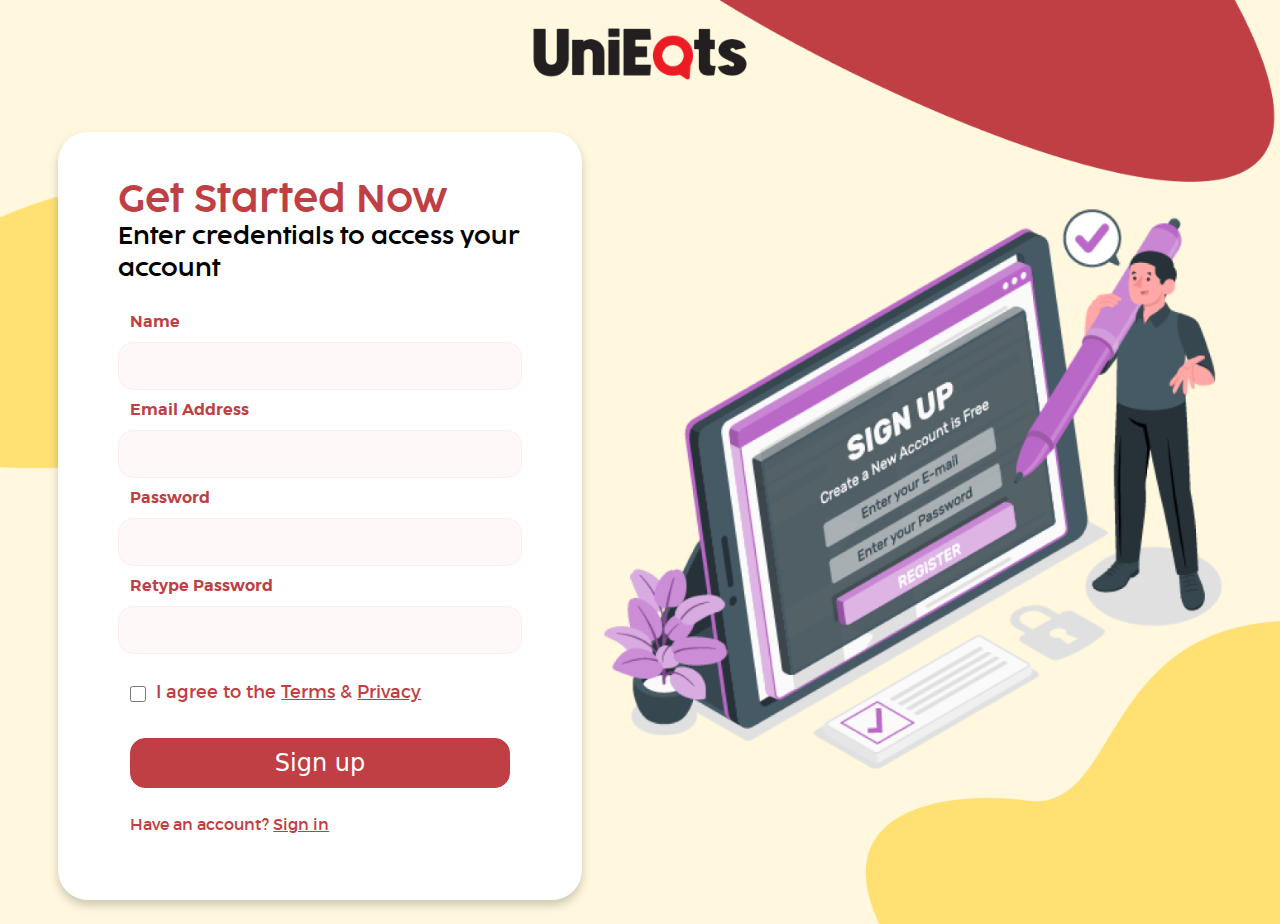
<file: html/register.html>
<!DOCTYPE html>
<html lang="en">
<head>
    <meta charset="UTF-8">
    <meta name="viewport" content="width=device-width, initial-scale=1.0">
    <title>UniEats</title>
    <link href="../assets/img/UniEats-Logo-Icon.png" rel="icon">

    <link rel="stylesheet" href="https://cdnjs.cloudflare.com/ajax/libs/font-awesome/6.5.1/css/all.min.css" integrity="sha512-DTOQO9RWCH3ppGqcWaEA1BIZOC6xxalwEsw9c2QQeAIftl+Vegovlnee1c9QX4TctnWMn13TZye+giMm8e2LwA==" crossorigin="anonymous" referrerpolicy="no-referrer" />

    <link rel="stylesheet" href="../css/register-style.css">
    <link rel="stylesheet" href="../bootstrap-5.3.2-dist/css/bootstrap.css">
</head>
<body>
    <div class="container-fluid mt-4">
        <div class="col-12 text-center">
            <a href="home-guest.html">
                <img src="../assets/img/UniEats-Logo.png" alt="UniEats Logo" class="img-fluid" id="uniEatsLogo"/>
            </a>
        </div>
    </div>

    <div class="container-fluid mt-5">
        <div class="row">
            <div class="custom-col-6 mx-auto">
                <div class="col-12 mx-auto custom-p-5 white-container mb-4">
                    <div class="d-flex align-items-center" >
                        <div class="container custom-mt-8">
                          <div class="row">
                            <div class="col-12">
                              <h1 class="cocogoose-semilight-text-red display-6">Get Started Now</h1>
                              <h2 class="cocogoose-semilight-text-black display-xsm mt-8 mb-3">Enter credentials to access your account</h2>
                                <form action="" method="POST" id="registerForm" onsubmit="return validateRegisterForm()" autocomplete="off">
                                    <div class="container-fluid mt-4">
                                        <div class="row">

                                            <label class="trueno-semibold-text-red" id="name-label" for="name">Name</label>
                                            <input type="text" name="name" id="name" placeholder="" class="form-control form-input-style my-2 ms-0" pattern="[A-Za-z\s]+" title="Please enter a valid name." required autocomplete="off">

                                            <label class="trueno-semibold-text-red" id="emailAddress-label" for="emailAddress">Email Address</label>
                                            <input type="text" name="emailAddress" id="emailAddress" placeholder="" class="form-control form-input-style my-2 ms-0" pattern="/^[^\.\s][\w\-\.{2,}]+@([\w-]+\.)+[\w-]{2,}$/gm" title="Please enter a valid email address." required autocomplete="off">

                                            <label class="trueno-semibold-text-red" id="password-label" for="password">Password</label>
                                            <div class="m-0 p-0" style="position: relative">
                                                <input type="password" name="password" id="password" placeholder="" class="form-control form-input-style my-2 ms-0" pattern="^(?=.*[a-z])(?=.*[A-Z])(?=.*\d)(?=.*[\!\#\$\%\&\'\(\)\*\+\,\-\.\/\:\;\<\=\>\?\@\[\\\]\^\_\`\{\|\}\~])[A-Za-z\d\!\#\$\%\&\'\(\)\*\+\,\-\.\/\:\;\<\=\>\?\@\[\\\]\^\_\`\{\|\}\~]{8,}$" title="Your password needs to be: 8+ characters, with at least 1 uppercase, 1 lowercase, 1 number, and 1 special character." required>
                                                <span class="position-absolute me-3 end-0 top-50 translate-middle-y">
                                                    <i class="fa-regular fa-eye-slash" id="togglePassword" style="cursor:pointer; color: #BF3F44"></i>  
                                                </span>
                                            </div>

                                            <label class="trueno-semibold-text-red" id="retype-password-label" for="retypePassword">Retype Password</label>
                                            <div class="m-0 p-0" style="position: relative">
                                                <input type="password" name="retypePassword" id="retypePassword" placeholder="" class="form-control form-input-style my-2 ms-0" pattern="^(?=.*[a-z])(?=.*[A-Z])(?=.*\d)(?=.*[\!\#\$\%\&\'\(\)\*\+\,\-\.\/\:\;\<\=\>\?\@\[\\\]\^\_\`\{\|\}\~])[A-Za-z\d\!\#\$\%\&\'\(\)\*\+\,\-\.\/\:\;\<\=\>\?\@\[\\\]\^\_\`\{\|\}\~]{8,}$" title="Please retype your password." required>
                                                <span class="position-absolute me-3 end-0 top-50 translate-middle-y">
                                                    <i class="fa-regular fa-eye-slash" id="toggleRetypePassword" style="cursor:pointer; color: #BF3F44"></i>  
                                                </span>
                                            </div>

                                            <div class="tacbox">
                                                <input id="checkbox" type="checkbox" required/>
                                                <label class="trueno-regular-text-red display-xsm-1" for="checkbox">&nbsp;I agree to the <a href="terms-and-conditions-guest.html" class="trueno-regular-text-red" target="_blank">Terms</a> & <a href="privacy-policy-guest.html" class="trueno-regular-text-red" target="_blank">Privacy</a></label>
                                            </div>

                                            <div class="col-12 mt-3">
                                                    <button class="btn col-12 cocogoose-semilight-text-white btn-red-fill" type="submit">
                                                        Sign up
                                                    </button>
                                                <p class="trueno-regular-text-red mt-4">Have an account?    
                                                     <span>
                                                        <a href="sign-in.html" class="trueno-regular-text-red">Sign in</a>
                                                    </span>
                                                </p>
                                            </div>
                                        </div>
                                    </div>
                                </form>
                            </div>
                          </div>
                        </div>
                    </div>
                </div>
            </div>
            <div class="d-none d-md-flex col-md-4 col-lg-6">
                <!-- <img src="../assets/img/register-img.png" alt=""> -->
            </div>  
        </div>
    </div>

    <script src="../bootstrap-5.3.2-dist/js/bootstrap.bundle.js"></script>
    <script src="https://code.jquery.com/jquery-3.6.0.min.js"></script>

    <script>
        const togglePassword = document.querySelector('#togglePassword');
        const password = document.querySelector('#password');

        togglePassword.addEventListener("click", function(){
            const type = password.getAttribute("type") === "password" ? "text" : "password";
            password.setAttribute("type", type);

            this.classList.toggle("fa-eye");
        });

        const toggleRetypePassword = document.querySelector('#toggleRetypePassword');
        const retypePassword = document.querySelector('#retypePassword');

        toggleRetypePassword.addEventListener("click", function(){
            const type = retypePassword.getAttribute("type") === "password" ? "text" : "password";
            retypePassword.setAttribute("type", type);

            this.classList.toggle("fa-eye");
        });

    </script>
</body>
</html>
</file>
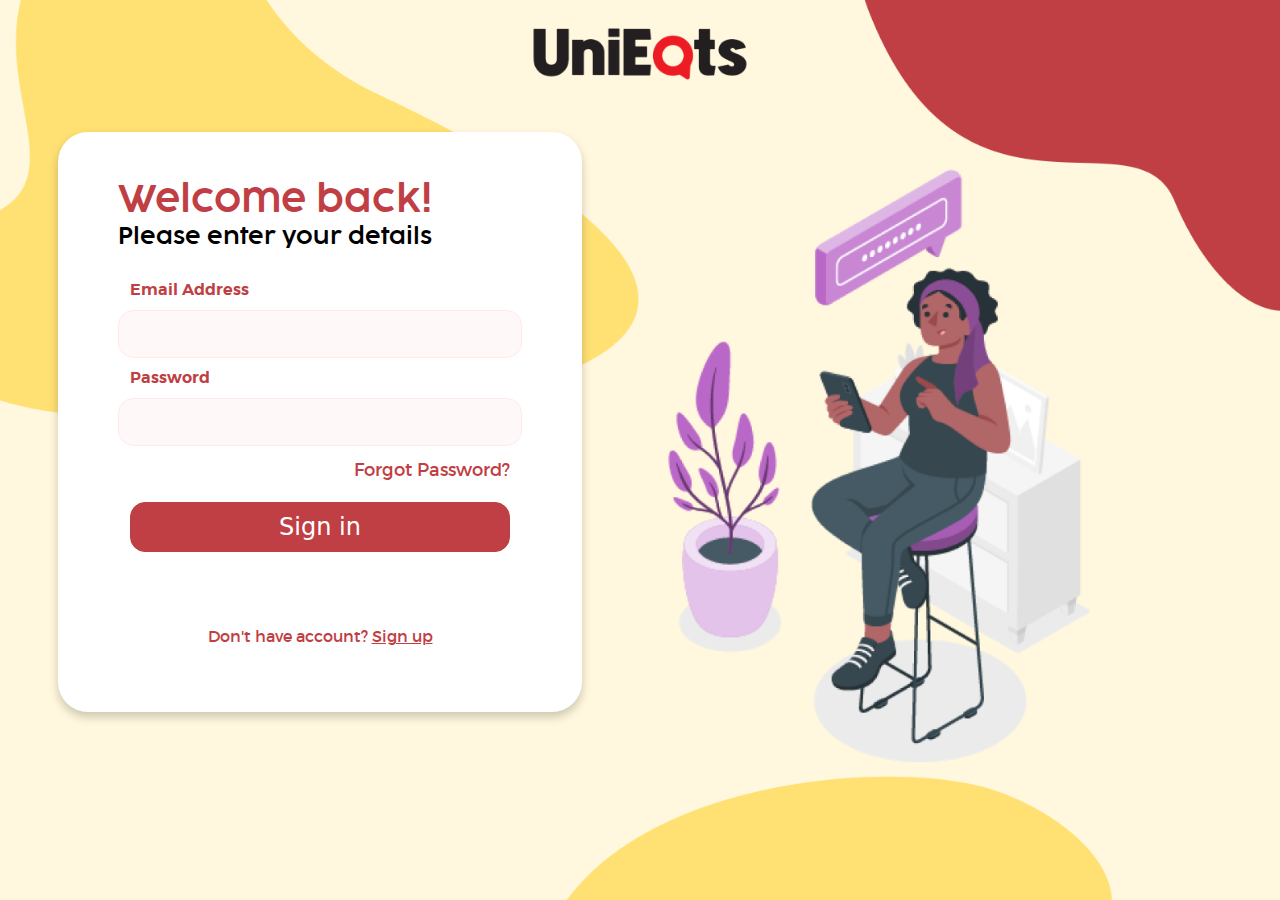
<file: html/sign-in.html>
<!DOCTYPE html>
<html lang="en">
<head>
    <meta charset="UTF-8">
    <meta name="viewport" content="width=device-width, initial-scale=1.0">
    <title>UniEats</title>
    <link href="../assets/img/UniEats-Logo-Icon.png" rel="icon">

    <link rel="stylesheet" href="https://cdnjs.cloudflare.com/ajax/libs/font-awesome/6.5.1/css/all.min.css" integrity="sha512-DTOQO9RWCH3ppGqcWaEA1BIZOC6xxalwEsw9c2QQeAIftl+Vegovlnee1c9QX4TctnWMn13TZye+giMm8e2LwA==" crossorigin="anonymous" referrerpolicy="no-referrer" />

    <link rel="stylesheet" href="../css/sign-in-style.css">
    <link rel="stylesheet" href="../bootstrap-5.3.2-dist/css/bootstrap.css">
</head>
<body>
    <div class="container-fluid mt-4">
        <div class="col-12 text-center">
            <a href="home-guest.html">
                <img src="../assets/img/UniEats-Logo.png" alt="UniEats Logo" class="img-fluid" id="uniEatsLogo"/>
            </a>
        </div>
    </div>

    <div class="container-fluid mt-5">
        <div class="row">
            <div class="custom-col-6 mx-auto">
                <div class="col-12 mx-auto custom-p-5 white-container mb-4">
                    <div class="d-flex align-items-center" >
                        <div class="container custom-mt-8">
                          <div class="row">
                            <div class="col-12">
                              <h1 class="cocogoose-semilight-text-red display-6">Welcome back!</h1>
                              <h2 class="cocogoose-semilight-text-black display-xsm mt-8 mb-3">Please enter your details</h2>
                                <form action="" method="POST" id="signinForm" onsubmit="return validateSignInForm()" autocomplete="off">
                                    <div class="container-fluid mt-4">
                                        <div class="row">
                                            <label class="trueno-semibold-text-red" id="emailAddress-label" for="emailAddress">Email Address</label>
                                            <input type="text" name="emailAddress" id="emailAddress" placeholder="" class="form-control form-input-style my-2 ms-0" pattern="/^[^\.\s][\w\-\.{2,}]+@([\w-]+\.)+[\w-]{2,}$/gm" title="Please enter a valid email address." required autocomplete="off">

                                            <label class="trueno-semibold-text-red" id="password-label" for="password">Password</label>
                                            <div class="m-0 p-0" style="position: relative">
                                                <input type="password" name="password" id="password" placeholder="" class="form-control form-input-style my-2 ms-0" pattern="^(?=.*[a-z])(?=.*[A-Z])(?=.*\d)(?=.*[\!\#\$\%\&\'\(\)\*\+\,\-\.\/\:\;\<\=\>\?\@\[\\\]\^\_\`\{\|\}\~])[A-Za-z\d\!\#\$\%\&\'\(\)\*\+\,\-\.\/\:\;\<\=\>\?\@\[\\\]\^\_\`\{\|\}\~]{8,}$" title="Your password needs to be: 8+ characters, with at least 1 uppercase, 1 lowercase, 1 number, and 1 special character." required>
                                                <span class="position-absolute me-3 end-0 top-50 translate-middle-y">
                                                    <i class="fa-regular fa-eye-slash" id="togglePassword" style="cursor:pointer; color: #BF3F44"></i>  
                                                </span>
                                            </div>

                                            <div class="tacbox col-6 d-flex align-items-center justify-content-start">
                                                
                                            </div>

                                            <div class="col-6 d-flex align-items-center justify-content-end">
                                                <a href="forgot-password.html" style="text-decoration: none">
                                                    <p class="trueno-regular-text-red display-xsm-1  mb-0">Forgot Password?</p>
                                                </a>
                                            </div>

                                            <div class="col-12 mt-3 mb-5">
                                                <a href="#">
                                                    <button class="btn col-12 cocogoose-semilight-text-white btn-red-fill" type="submit">
                                                        Sign in
                                                    </button>
                                                </a>
                                            </div>

                                            <div class="d-flex justify-content-center mt-4">
                                                <p class="trueno-regular-text-red">Don't have account?
                                                    <span>
                                                        <a href="register.html" class="trueno-regular-text-red">Sign up</a>
                                                    </span>
                                                </p>
                                            </div>
                                        </div>
                                    </div>
                                </form>
                            </div>
                          </div>
                        </div>
                    </div>
                </div>
            </div>
            <div class="d-none d-md-flex col-md-4 col-lg-6">
                <!-- <img src="../assets/img/register-img.png" alt=""> -->
            </div>  
        </div>
    </div>

    <div class="modal fade" tabindex="-1" role="dialog" id="failLoginModal">
        <div class="modal-dialog modal-md modal-dialog-centered" role="document">
          <div class="modal-content" style="border-radius: 30px">
            <div class="modal-body text-center">
              <div>
                <i class="fa-solid fa-circle-xmark" style="margin-top: 40px; background:#fff; border-radius:50%; display:inline-block; width:172px; height:172px; font-size: 172px; box-shadow: 3px 5px 26px rgba(252,14,85,0.5); color: #FC0E55"></i>
              </div>
              <div class="mt-5 py-2">
                <p class="custom-px-4 pb-0 mb-1 trueno-semibold-text-black display-6">Login Unsuccessful!</p>
                <h4 class="trueno-light-text-black display-sm custom-px-4">Email address or password provided is incorrect. Please double-check your credentials and try again.</h4>
              </div>
              <div class="py-1"><button type="button" class="btn btn-lg btn-outline-fail rounded-pill px-5" data-bs-dismiss="modal" style="font-family: 'Trueno-Semibold'">Try Again</button></div>
            </div>
          </div>
        </div>
    </div>

    <div class="modal fade" tabindex="-1" role="dialog" id="failErrorModal">
        <div class="modal-dialog modal-md modal-dialog-centered" role="document">
          <div class="modal-content" style="border-radius: 30px">
            <div class="modal-body text-center">
              <div>
                <i class="fa-solid fa-circle-xmark" style="margin-top: 40px; background:#fff; border-radius:50%; display:inline-block; width:172px; height:172px; font-size: 172px; box-shadow: 3px 5px 26px rgba(252,14,85,0.5); color: #FC0E55"></i>
              </div>
              <div class="mt-5 py-2">
                <p class="custom-px-4 pb-0 mb-1 trueno-semibold-text-black display-6">Something went wrong</p>
                <h4 class="trueno-light-text-black display-sm custom-px-4">Unfortunately we encountered an issue with your log in. Please try again later.</h4>
              </div>
              <div class="py-1"><button type="button" class="btn btn-lg btn-outline-fail rounded-pill px-5" data-bs-dismiss="modal" style="font-family: 'Trueno-Semibold'">Try Again</button></div>
            </div>
          </div>
        </div>
    </div>

    <script src="https://cdn.jsdelivr.net/npm/popper.js@1.16.0/dist/umd/popper.min.js"></script>
    <script src="../bootstrap-5.3.2-dist/js/bootstrap.bundle.min.js"></script>
    <script src="../bootstrap-5.3.2-dist/js/bootstrap.bundle.js"></script>
    <script src="https://code.jquery.com/jquery-3.6.0.min.js"></script>

    <script>
        const togglePassword = document.querySelector('#togglePassword');
        const password = document.querySelector('#password');

        togglePassword.addEventListener("click", function(){
            const type = password.getAttribute("type") === "password" ? "text" : "password";
            password.setAttribute("type", type);

            this.classList.toggle("fa-eye");
        });
    </script>
</body>
</html>
</file>
<file: css/side-bar-style.css>
.navbar-expand > .container, .navbar-expand > .container-fluid {
  padding-right: 0;
  padding-left: 0; 
}

#sidebar {
  z-index: 2;
  min-width: 400px;
  max-width: 400px;
  border-radius: 0px 20px 0px 0px;
  background-color: white;
  -webkit-transition: all 0.3s;
  -o-transition: all 0.3s;
  transition: all 0.3s;
  position: relative; 
}

#sidebar .h6 {
  color: #fff; 
}

#sidebar h1 {
  margin-bottom: 20px;
  font-weight: 700;
  font-size: 30px; 
}

#sidebar h1 .logo {
  color: #fff; 
}

#sidebar h1 .logo span {
  font-size: 14px;
  color: #44bef1;
  display: block; 
}

#sidebar ul.components {
  padding: 0; 
}

#sidebar ul li {
  font-size: 16px; 
}

#sidebar ul li > ul {
  margin-left: 10px; 
}

#sidebar ul li > ul li {
  font-size: 14px; 
}

#sidebar ul li a {
  padding: 10px 0;
  display: block;
  border-bottom: 1px solid rgba(255, 255, 255, 0.1); 
}

#sidebar ul li a span {
  color: #44bef1; 
}

#sidebar ul li a:hover {
  color: #fff; 
}

#sidebar ul li.active > a {
  background: transparent;
  color: #fff; 
}

@media(min-width: 800px) {
  #sidebar {
    min-width: 400px;
    max-width: 400px;
    margin-left: -400px; 
  }

  #sidebar.active {
    margin-left: 0px; 
  }
}

@media(max-width: 799px) {
  #sidebar {
    min-width: 300px;
    max-width: 300px;
    margin-left: -300px; 
  }

  #sidebar.active {
    margin-left: 0px; 
  }
}

#sidebar .custom-menu {
  z-index: -1;
  display: inline-block;
  position: absolute;
  top: 20px;
  right: 0;
  margin-right: -20px;
  -webkit-transition: 0.3s;
  -o-transition: 0.3s;
  transition: 0.3s; 
}

@media (prefers-reduced-motion: reduce) {
  #sidebar .custom-menu {
    -webkit-transition: none;
    -o-transition: none;
    transition: none; 
  } 
}

#sidebar .custom-menu .btn-1 {
  width: 60px;
  height: 60px;
  border-radius: 50%;
  position: relative; 
}

#sidebar .custom-menu .btn-1 i {
  margin-right: -40px;
  font-size: 14px; 
}

#sidebar .custom-menu .btn-1.btn-primary-1 {
  background: transparent;
  border-color: transparent; 
}

#sidebar .custom-menu .btn-1.btn-primary-1:after {
  z-index: -1;
  position: absolute;
  top: 0;
  left: 0;
  right: 0;
  bottom: 0;
  content: '';
  -webkit-transform: rotate(45deg);
  -ms-transform: rotate(45deg);
  transform: rotate(45deg);
  background: white;
  border-radius: 10px; 
}

#sidebar .custom-menu .btn-1.btn-primary-1:hover, #sidebar .custom-menu .btn-1.btn-primary-1:focus {
  background: transparent !important;
  border-color: transparent !important; 
}


@media (max-width: 991.98px) {
  #sidebarCollapse span {
    display: none; 
  } 
}


.notifications, .icon_wrap, .notification_dd, .notification_ul, .notification_ul>li {
  margin: 0;
  padding: 0;
  text-decoration: none;
  list-style: none;
  box-sizing: border-box;
}

.notifications {
position: relative;
}

.notification_dd {
position: absolute;
top: 48px;
right: -15px;
user-select: none;
background: #fff;
border: none;
width: 500px;
height: auto;
display: none;
border-radius: 3px;
box-shadow: 10px 10px 35px rgba(0, 0, 0, 0.125),
  -10px -10px 35px rgba(0, 0, 0, 0.125);
}

.notification_dd:before {
content: "";
position: absolute;
top: -20px;
right: 15px;
border: 10px solid;
border-color: transparent transparent #fff transparent;
}

.notification_dd li {
border-bottom: 1px solid #f1f2f4;
display: flex;
align-items: center;
}

.notification_dd li .notify_icon {
display: flex;
}

.notification_dd li .notify_icon .icon {
display: inline-block;
width: 40px;
height: 42px;
}

.notification_dd li .notify_icon .icon img {
  width: 40px;
  height: 42px;
}

.notification_dd li .notify_data {
margin: 0 15px;
width: 500px;
}

.notification_dd li .notify_data .title {
color: #000;
}

.notification_dd li .notify_data .sub_title {
white-space: nowrap;
overflow: hidden;
text-overflow: ellipsis;
}

.notification_dd li.show_all {
display: flex;
justify-content: center;
background-color: #F0F0F0;
}

.notification_dd li.show_all p {
cursor: pointer;
}

.notifications.active .notification_dd {
display: block;
}

.filter_dd.active {
  display: block;
}

.icon_wrap i:hover {
  color: #bf3f44 !important;
}

.fa-bell.active {
  color: #bf3f44 !important;
}

.icon_wrap {
  cursor: pointer;
}

.filter_dd {
  position: absolute;
  top: 790px;
  right: 50px;
  z-index: 1;
  user-select: none;
  background: #fff;
  border: none;
  width: 300px;
  height: auto;
  display: none;
  border-radius: 18px;
  box-shadow: 10px 10px 35px rgba(0, 0, 0, 0.125),
    -10px -10px 35px rgba(0, 0, 0, 0.125);
}


@media (max-width: 1199px) {
  .filter_dd {
    top: 860px;
  }
}

@media (max-width: 1100px) {
  .filter_dd {
    top: 840px;
  }
}

@media (max-width: 991px) {
  .filter_dd {
    top: 780px;
  }
}

@media (max-width: 984px) {
  .filter_dd {
    top: 745px;
  }
}

@media (max-width: 974px) {
  .filter_dd {
    top: 710px;
  }
}

@media (max-width: 865px) {
  .filter_dd {
    top: 695px;
  }
}

@media (max-width: 818px) {
  .filter_dd {
    top: 690px;
  }
}

@media (max-width: 740px) {
  .filter_dd {
    top: 690px;
  }
}

@media (max-width: 675px) {
  .filter_dd {
    top: 670px;
  }
}

@media (max-width: 610px) {
  .filter_dd {
    top: 665px;
  }
}

@media (max-width: 575px) {
  .filter_dd {
    top: 670px;
  }
}

@media (max-width: 555px) {
  .filter_dd {
    top: 660px;
  }
}

@media (max-width: 530px) {
  .filter_dd {
    top: 650px;
  }
}

@media (max-width: 510px) {
  .filter_dd {
    top: 640px;
  }
}

@media (max-width: 495px) {
  .filter_dd {
    top: 630px;
  }
}

@media (max-width: 460px) {
  .filter_dd {
    top: 620px;
  }
}

@media (max-width: 435px) {
  .filter_dd {
    top: 600px;
  }
}

@media (max-width: 433px) {
  .filter_dd {
    top: 605px;
  }
}

@media (max-width: 405px) {
  .filter_dd {
    top: 595px;
  }
}

@media (max-width: 385px) {
  .filter_dd {
    right: 30px;
    top: 595px;
  }
}

@media (max-width: 382px) {
  .filter_dd {
    right: 30px;
    top: 580px;
  }
}

@media (max-width: 363px) {
  .filter_dd {
    right: 20px;
    top: 580px;
  }
}

@media (max-width: 353px) {
  .filter_dd {
    right: 20px;
    top: 600px;
  }
}

@media (max-width: 348px) {
  .filter_dd {
    right: 15px;
    top: 600px;
  }
}

@media (max-width: 342px) {
  .filter_dd {
    right: 15px;
    top: 620px;
  }
}

@media (max-width: 334px) {
  .filter_dd {
    right: 8px;
    top: 645px;
  }
}

@media (max-width: 332px) {
  .filter_dd {
    right: 5px;
    top: 640px;
  }
}

@media (max-width: 330px) {
  .filter_dd {
    right: 5px;
    top: 680px;
  }
}

@media (max-width: 324px) {
  .filter_dd {
    right: 2px;
    top: 680px;
  }
}

@media (max-width: 322px) {
  .filter_dd {
    right: 2px;
    top: 685px;
  }
}

@media (max-width: 320px) {
  .filter_dd {
    right: 0px;
    top: 685px;
  }
}

.filter_dd:before {
  content: "";
  position: absolute;
  top: -20px;
  right: 15px;
  border: 10px solid;
  border-color: transparent transparent #fff transparent;
}
</file>
<file: css/eateries-directory-guest-style.css>
@font-face {
  font-family: "Cocogoose-Regular";
  src: url("../fonts/cocogoose-pro-regular-trial-webfont.woff2") format("woff2"),
    url("../fonts/cocogoose-pro-regular-trial-webfont.woff") format("woff"),
    url("../fonts/Cocogoose-Pro-Regular-trial.ttf") format("truetype");
  font-weight: 100 900;
  font-display: swap;
  font-style: normal;
}

@font-face {
  font-family: "Cocogoose-Semilight";
  src: url("../fonts/cocogoose-pro-semilight-trial-webfont.woff2")
      format("woff2"),
    url("../fonts/cocogoose-pro-semilight-trial-webfont.woff") format("woff"),
    url("../fonts/Cocogoose-Pro-Semilight-trial.ttf") format("truetype");
  font-weight: 100 900;
  font-display: swap;
  font-style: normal;
}

@font-face {
  font-family: "Cocogoose-Thin";
  src: url("../fonts/cocogoose-pro-thin-trial-webfont.woff2") format("woff2"),
    url("../fonts/cocogoose-pro-thin-trial-webfont.woff") format("woff"),
    url("../fonts/Cocogoose-Pro-Thin-trial.ttf") format("truetype");
  font-weight: 100 900;
  font-display: swap;
  font-style: normal;
}

@font-face {
  font-family: "Trueno-Regular";
  src: url("../fonts/truenorg-webfont.woff2") format("woff2"),
    url("../fonts/truenorg-webfont.woff") format("woff");
  font-weight: 100 900;
  font-display: swap;
  font-style: normal;
}

@font-face {
  font-family: "Trueno-Light";
  src: url("../fonts/truenolt-webfont.woff2") format("woff2"),
    url("../fonts/truenolt-webfont.woff") format("woff");
  font-weight: 100 900;
  font-display: swap;
  font-style: normal;
}

@font-face {
  font-family: "Trueno-Semibold";
  src: url("../fonts/truenosbd-webfont.woff2") format("woff2"),
    url("../fonts/truenosbd-webfont.woff") format("woff");
  font-weight: 100 900;
  font-display: swap;
  font-style: normal;
}

@font-face {
  font-family: "Trueno-Bold-Italic";
  src: url("../fonts/truenobdit-webfont.woff2") format("woff2"),
    url("../fonts/truenobdit-webfont.woff") format("woff");
  font-weight: 100 900;
  font-display: swap;
  font-style: normal;
}

body,
html {
  overflow-x: hidden;
  margin: 0;
  padding: 0;
}

@media (min-width: 465px) {
  #uniEatsLogo {
    max-height: 60px;
  }
}

@media (max-width: 464px) {
  #uniEatsLogo {
    max-height: 50px;
  }
}

.nav-text {
  font-size: calc(0.8rem + 1.31vw);
  font-family: "Cocogoose-Semilight";
  color: black;
}

@media (min-width: 1200px) {
  .nav-text {
    font-size: 24px !important;
    font-family: "Cocogoose-Semilight" !important;
    color: black;
  }
}

.nav-text-active {
  color: #bf3f44 !important;
}

@media (min-width: 1600px) {
  #hidden-nav {
    display: none;
  }

  #hidden-side-nav {
    display: block;
  }
}

@media (max-width: 1599px) {
  #hidden-nav {
    display: block;
  }

  #hidden-side-nav {
    display: none;
  }
}

.cocogoose-regular-text-red {
  font-family: "Cocogoose-Regular";
  color: #bf3f44;
}

.cocogoose-semilight-text-red {
  font-family: "Cocogoose-Semilight";
  color: #bf3f44;
}

.cocogoose-thin-text-red {
  font-family: "Cocogoose-Thin";
  color: #bf3f44;
}

.cocogoose-regular-text-black {
  font-family: "Cocogoose-Regular" !important;
  color: black;
}

.cocogoose-regular-text-white {
  font-family: "Cocogoose-Regular" !important;
  color: white !important;
}

.cocogoose-semilight-text-black {
  font-family: "Cocogoose-Semilight" !important;
  color: black !important;
}

.cocogoose-semilight-text-white {
  font-family: "Cocogoose-Semilight" !important;
  color: white !important;
}

.cocogoose-thin-text-black {
  font-family: "Cocogoose-Thin";
  color: black;
}

.trueno-regular-text-black {
  font-family: "Trueno-Regular" !important;
  color: black !important;
}

.trueno-regular-text-red {
  font-family: "Trueno-Regular";
  color: #bf3f44;
}

.trueno-light-text-black {
  font-family: "Trueno-Light";
  color: black !important;
}

.trueno-light-text-red {
  font-family: "Trueno-Light";
  color: #fc898e;
}

.trueno-light-text-gray {
  font-family: "Trueno-Light";
  color: #666666;
}

.trueno-semibold-text-black {
  font-family: "Trueno-Semibold";
  color: black;
}

.trueno-bold-italic-text-black {
  font-family: "Trueno-Bold-Italic";
  color: black;
}

.btn-red-fill {
  font-size: 1.5rem !important;

  --bs-btn-color: white !important;
  --bs-btn-bg: #bf3f44 !important;
  --bs-btn-border-color: #bf3f44 !important;
  --bs-btn-hover-color: white !important;
  --bs-btn-hover-bg: #a8373b !important;
  --bs-btn-hover-border-color: #a8373b !important;
  --bs-btn-focus-shadow-rgb: 49, 132, 253;
  --bs-btn-active-color: #fff;
  border-radius: 50px !important;
}

.btn-red-outline {
  font-size: 1.5rem !important;

  --bs-btn-color: #bf3f44 !important;
  --bs-btn-bg: white !important;
  --bs-btn-border-color: #bf3f44 !important;
  --bs-btn-hover-color: white !important;
  --bs-btn-hover-bg: #a8373b !important;
  --bs-btn-hover-border-color: #a8373b !important;
  --bs-btn-focus-shadow-rgb: 49, 132, 253;
  --bs-btn-active-color: #fff;
  border-radius: 50px !important;
}

.eateries-container {
  display: flex;
  height: 100%;
  width: 100%;
  min-height: 100vh;
  background-color: #fff4ce;
  z-index: 1;
}

.eateries-content {
  flex: 1;
  overflow-y: auto;
}

.form-input-style {
  border-color: #fc898e !important;
  background-color: white;
  border-radius: 15px !important;
  border-width: 1.5px !important;
  height: 3rem;
  font-family: "Trueno-Regular";
}

.form-input-style::placeholder {
  font-family: "Trueno-Light";
  color: #fc898e !important;
}


#sidebar ul li.active > a,
a[aria-expanded="true"] {
  background: white;
}

#sidebar ul li a {
  padding: 10px;
  display: block;
}

a[data-toggle="collapse"] {
  position: relative;
}

.category-toggle::after {
  display: block;
  position: absolute;
  top: 50%;
  right: 20px;
  transform: translateY(-50%);
}

.sublist {
  background-color: white;
}

.price-range-input::placeholder {
  color: rgba(0, 0, 0, 0.28) !important;
  text-align: center !important;
}

@media (min-width: 800px) {
  .custom-col-5 {
    flex: 0 0 auto !important;
    width: 41.66666667% !important;
  }

  .custom-col-2 {
    flex: 0 0 auto !important;
    width: 16.66666667% !important;
  }

  .custom-mb-3 {
    margin-bottom: 0rem !important;
  }

  .form-input-style-container {
    border-color: #fc898e !important;
    background-color: white !important;
    border-radius: 15px !important;
    border-width: 1.5px !important;
    height: 4rem !important;
  }
}

@media (max-width: 799px) {
  .custom-col-5 {
    flex: 0 0 auto !important;
    width: 100% !important;
  }

  .custom-col-2 {
    flex: 0 0 auto !important;
    width: 0% !important;
  }

  .custom-mb-3 {
    margin-bottom: 1rem !important;
  }

  .form-input-style-container {
    border-color: #fc898e !important;
    background-color: white !important;
    border-radius: 15px !important;
    border-width: 1.5px !important;
    height: 7.5rem !important;
  }
}

@media (min-width: 800px) {
  .custom-col-6 {
    flex: 0 0 auto;
    width: 50% !important;
  }

  .custom-col-4 {
    flex: 0 0 auto;
    width: 33.33333333% !important;
  }

  .custom-mb-2 {
    margin-bottom: 0rem !important;
  }

  .custom-mt-7 {
    margin-top: 0rem !important;
  }

  .custom-p-0 {
    padding: 0rem !important;
  }

  .custom-p-1 {
    padding: 0rem !important;
  }
}

@media (max-width: 799px) {
  .custom-col-6 {
    flex: 0 0 auto;
    width: 100% !important;
  }

  .custom-col-4 {
    flex: 0 0 auto;
    width: 100% !important;
  }

  .custom-mb-2 {
    margin-bottom: 0.5rem !important;
  }

  .custom-mt-7 {
    margin-top: 6rem !important;
  }

  .custom-p-0 {
    padding: 0.5rem !important;
  }

  .custom-p-1 {
    padding: 0.25rem !important;
  }
}

@media (min-width: 1200px) {
  .custom-col-3-5 {
    flex: 0 0 auto;
    width: 48% !important;
  }

  .custom-col-0-5 {
    flex: 0 0 auto !important;
    width: 4% !important;
  }
}

@media (max-width: 1199px) {
  .custom-col-3-5 {
    flex: 0 0 auto;
    width: 100% !important;
  }

  .custom-col-0-5 {
    flex: 0 0 auto !important;
    width: 0% !important;
  }
}

@media (min-width: 1530px) {
  .custom-col-5-1 {
    flex: 0 0 auto;
    width: 41.66666667% !important;
  }

  .custom-col-6-1 {
    flex: 0 0 auto;
    width: 50% !important;
  }

  .custom-mt-2 {
    margin-top: 0.5rem !important;
  }

  .custom-mt-3 {
    margin-top: 1rem !important;
  }
}

@media (max-width: 1529px) {
  .custom-col-5-1 {
    flex: 0 0 auto;
    width: 100% !important;
  }

  .custom-col-6-1 {
    flex: 0 0 auto;
    width: 100% !important;
  }

  .custom-mt-2 {
    margin-top: 0rem !important;
  }

  .custom-mt-3 {
    margin-top: 0rem !important;
  }
}

.eatery-card {
  box-shadow: 0px 5px 12px #c6c6c6;
  border-radius: 30px;
  border: 5px solid transparent;
  background-color: white;
  /* cursor: pointer; */
  text-decoration: none;
  transition: border-color 0.3s ease;
}

.eatery-card:hover {
  border-color: #ffe073;
  padding: 3px;
  transition: border-color 0.3s ease;
}

.tbr-img {
  width: 100%;
  height: 50%;
  object-fit: cover;
  display: block;
  border-radius: 10px;
}

.rating-wrapper {
  align-self: center;
  display: inline-flex;
  direction: rtl !important;

  label {
    color: #e1e6f6;
    display: inline-flex;
    font-size: 2rem;
    padding: 0rem 0.3rem 0.3rem 0rem;
    transition: color 0.5s;
  }

  input {
    height: 100%;
    width: 100%;
  }

  input {
    display: none;
  }
}

textarea {
  background-color: transparent;
  width: 100% !important;
  border: transparent;
  resize: none !important;
}

textarea:active,
textarea:focus {
  border: none !important;
  outline: none !important;
  resize: none !important;
}

textarea::-webkit-scrollbar {
  display: none !important;
}

.wrapper {
  align-items: stretch;
  display: flex;
  width: 100%;
  background-color: #fff4ce;
}

.main {
  display: flex;
  flex-direction: column;
  min-height: 100vh;
  min-width: 0;
  overflow: hidden;
  transition: all 0.35s ease-in-out;
  width: 100%;
  background: white;
}

.content {
  flex: 1;
  max-width: 100vw;
  width: 100vw;
}

@media (min-width:800px) {
  .content {
      max-width: auto;
      width: auto;
  }
}

@media (min-width: 1516px) {
  .custom-mx-3{
      margin-right: 1rem !important;
      margin-left: 1rem !important;
  }
}

@media (max-width: 1515px) {
  .custom-mx-3{
      margin-right: .9rem !important;
      margin-left: .9rem !important;
  }
}

@media (max-width: 1407px) {
  .custom-mx-3{
      margin-right: .5rem !important;
      margin-left: .5rem !important;
  }
}

@media (min-width: 1441px) {
  .rating-display-above {
    display: none !important;
  }

  .rating-display-inline {
    display: block !important;
  }
}

@media (max-width: 1440px) {
  .rating-display-above {
    display: block !important;
  }

  .rating-display-inline {
    display: none !important;
  }
}

@media (min-width: 1530px) {
  .col-3-v2 {
      flex: 0 0 auto;
      width: 30% !important;
    }
}

@media (max-width: 1529px) {
  .col-3-v2 {
      flex: 0 0 auto;
      width: 46% !important;
    }
}

@media (max-width: 1199px) {
  .col-3-v2 {
      flex: 0 0 auto;
      width: 100% !important;
  }
}
</file>
<file: css/eateries-directory-view-guest-style.css>
@font-face {
  font-family: "Cocogoose-Regular";
  src: url("../fonts/cocogoose-pro-regular-trial-webfont.woff2") format("woff2"),
    url("../fonts/cocogoose-pro-regular-trial-webfont.woff") format("woff"),
    url("../fonts/Cocogoose-Pro-Regular-trial.ttf") format("truetype");
  font-weight: 100 900;
  font-display: swap;
  font-style: normal;
}

@font-face {
  font-family: "Cocogoose-Semilight";
  src: url("../fonts/cocogoose-pro-semilight-trial-webfont.woff2")
      format("woff2"),
    url("../fonts/cocogoose-pro-semilight-trial-webfont.woff") format("woff"),
    url("../fonts/Cocogoose-Pro-Semilight-trial.ttf") format("truetype");
  font-weight: 100 900;
  font-display: swap;
  font-style: normal;
}

@font-face {
  font-family: "Cocogoose-Thin";
  src: url("../fonts/cocogoose-pro-thin-trial-webfont.woff2") format("woff2"),
    url("../fonts/cocogoose-pro-thin-trial-webfont.woff") format("woff"),
    url("../fonts/Cocogoose-Pro-Thin-trial.ttf") format("truetype");
  font-weight: 100 900;
  font-display: swap;
  font-style: normal;
}

@font-face {
  font-family: "Trueno-Regular";
  src: url("../fonts/truenorg-webfont.woff2") format("woff2"),
    url("../fonts/truenorg-webfont.woff") format("woff");
  font-weight: 100 900;
  font-display: swap;
  font-style: normal;
}

@font-face {
  font-family: "Trueno-Light";
  src: url("../fonts/truenolt-webfont.woff2") format("woff2"),
    url("../fonts/truenolt-webfont.woff") format("woff");
  font-weight: 100 900;
  font-display: swap;
  font-style: normal;
}

@font-face {
  font-family: "Trueno-Semibold";
  src: url("../fonts/truenosbd-webfont.woff2") format("woff2"),
    url("../fonts/truenosbd-webfont.woff") format("woff");
  font-weight: 100 900;
  font-display: swap;
  font-style: normal;
}

@font-face {
  font-family: "Trueno-Bold-Italic";
  src: url("../fonts/truenobdit-webfont.woff2") format("woff2"),
    url("../fonts/truenobdit-webfont.woff") format("woff");
  font-weight: 100 900;
  font-display: swap;
  font-style: normal;
}

body,
html {
  overflow-x: hidden;
  margin: 0;
  padding: 0;
}

@media (min-width: 465px) {
  #uniEatsLogo {
    max-height: 60px;
  }
}

@media (max-width: 464px) {
  #uniEatsLogo {
    max-height: 50px;
  }
}

.nav-text {
  font-size: calc(0.8rem + 1.31vw);
  font-family: 'Cocogoose-Semilight';
  color: black;
}

@media (min-width: 1200px) {
  .nav-text {
      font-size: 24px !important;
      font-family: 'Cocogoose-Semilight' !important;
      color: black;
  }
}

.nav-text-active {
  color: #BF3F44 !important;
}

@media (min-width: 1600px) {
  #hidden-nav {
      display: none;
  }

  #hidden-side-nav {
      display: block;
  }
}

@media (max-width: 1599px) {
  #hidden-nav {
      display: block;
  }

  #hidden-side-nav{
      display: none;
  }
}

.cocogoose-regular-text-red {
  font-family: "Cocogoose-Regular";
  color: #bf3f44;
}

.cocogoose-semilight-text-red {
  font-family: "Cocogoose-Semilight";
  color: #bf3f44;
}

.cocogoose-thin-text-red {
  font-family: "Cocogoose-Thin";
  color: #bf3f44;
}

.cocogoose-regular-text-black {
  font-family: "Cocogoose-Regular" !important;
  color: black;
}

.cocogoose-regular-text-white {
  font-family: "Cocogoose-Regular" !important;
  color: white !important;
}

.cocogoose-semilight-text-black {
  font-family: "Cocogoose-Semilight" !important;
  color: black !important;
}

.cocogoose-semilight-text-white {
    font-family: "Cocogoose-Semilight" !important;
    color: white !important;
}

.cocogoose-thin-text-black {
  font-family: "Cocogoose-Thin";
  color: black;
}

.trueno-regular-text-black {
  font-family: "Trueno-Regular" !important;
  color: black !important;
}

.trueno-regular-text-red {
  font-family: "Trueno-Regular";
  color: #bf3f44;
}

.trueno-light-text-black {
  font-family: "Trueno-Light";
  color: black !important;
}

.trueno-light-text-red {
  font-family: "Trueno-Light";
  color: #fc898e;
}

.trueno-light-text-dark-red {
  font-family: "Trueno-Light";
  color: #bf3f44;
}

.trueno-light-text-gray {
  font-family: "Trueno-Light";
  color: #666666;
}

.trueno-semibold-text-light-red {
  font-family: "Trueno-Semibold";
  color: #fc898e;
}

.trueno-semibold-text-red {
  font-family: "Trueno-Semibold";
  color: #bf3f44;
}

.trueno-semibold-text-black {
  font-family: "Trueno-Semibold";
  color: black;
}

.trueno-bold-italic-text-black {
  font-family: "Trueno-Bold-Italic";
  color: black;
}

.eateries-container {
  display: flex;
  height: 100%;
  width: 100%;
  min-height: 100vh;
  background-color: #fff4ce;
  z-index: 1;
}

.eateries-content {
  flex: 1;
  overflow-y: auto;
}

.form-input-style {
  border-color: #fc898e !important;
  background-color: white;
  border-radius: 15px !important;
  border-width: 1.5px !important;
  height: 3rem;
  font-family: "Trueno-Regular";
}

.form-input-style::placeholder {
  font-family: "Trueno-Light";
  color: #fc898e !important;
}

.dish-category-style {
  border-color: #fc898e !important;
  background-color: white;
  border-radius: 15px !important;
  border-width: 1.5px !important;
  height: 3rem;
}

#sidebar ul li.active > a,
a[aria-expanded="true"] {
  background: white;
}

#sidebar ul li a {
  padding: 10px;
  display: block;
}

a[data-toggle="collapse"] {
  position: relative;
}

.dropdown-toggle::after {
  display: block;
  position: absolute;
  top: 50%;
  right: 20px;
  transform: translateY(-50%);
}

.sublist {
  background-color: white;
}

.price-range-input::placeholder {
    color: rgba(0,0,0, .28) !important;
    text-align: center !important;
}


@media (min-width: 800px) {
    .custom-col-5 {
        flex: 0 0 auto !important;
        width: 41.66666667% !important;
    }

    .custom-col-2 {
        flex: 0 0 auto !important;
        width: 16.66666667% !important;
    }

    .custom-mb-3 {
        margin-bottom: 0rem !important;
    }

    .form-input-style-container {
        border-color: #fc898e !important;
        background-color: white !important;
        border-radius: 15px !important;
        border-width: 1.5px !important;
        height: 4rem !important;
    }
}

@media (max-width: 799px) {
    .custom-col-5 {
        flex: 0 0 auto !important;
        width: 100% !important;
    }

    .custom-col-2 {
        flex: 0 0 auto !important;
        width: 0% !important;
    }

    .custom-mb-3 {
        margin-bottom: 1rem !important;
    }

    .form-input-style-container {
        border-color: #fc898e !important;
        background-color: white !important;
        border-radius: 15px !important;
        border-width: 1.5px !important;
        height: 7.5rem !important;
    }
}

@media (min-width: 800px) {
    .custom-col-6 {
        flex: 0 0 auto;
        width: 50% !important;
    }

    .custom-col-4 {
        flex: 0 0 auto;
        width: 33.33333333% !important;
    }

    .custom-mb-2 {
        margin-bottom: 0rem !important;
    }

    .custom-mt-7 {
        margin-top: 0rem !important;
    }

    .custom-p-0 {
        padding: 0rem !important;
    }

    .custom-p-1 {
        padding: 0rem !important;
    }
}

@media (max-width: 799px) {
    .custom-col-6 {
        flex: 0 0 auto;
        width: 100% !important;
    }

    .custom-col-4 {
        flex: 0 0 auto;
        width: 100% !important;
    }

    .custom-mb-2 {
        margin-bottom: .5rem !important;
    }

    .custom-mt-7 {
        margin-top: 6rem !important;
    }

    .custom-p-0 {
        padding: 0.5rem !important;
    }

    .custom-p-1 {
        padding: 0.25rem !important;
    }
}

@media (min-width: 1200px) {
  .custom-col-3-5 {
    flex: 0 0 auto;
    width: 48% !important;
  }

  .custom-col-0-5 {
    flex: 0 0 auto !important;
    width: 4% !important;
  }
}

@media (max-width: 1199px) {
  .custom-col-3-5 {
    flex: 0 0 auto;
    width: 100% !important;
  }

  .custom-col-0-5 {
    flex: 0 0 auto !important;
    width: 0% !important;
  }
}


@media (min-width: 1530px) {
  .custom-col-5-1 {
    flex: 0 0 auto;
    width: 41.66666667% !important;
  }

  .custom-col-6-1 {
    flex: 0 0 auto;
    width: 50% !important;
  }

  .custom-mt-2 {
    margin-top: 0.5rem !important;
  }

  .custom-mt-3 {
    margin-top: 1rem !important;
  }

  .rating-display-above {
    display: none !important;
  }

  .rating-display-below {
    display: block !important;
  }
}

@media (max-width: 1529px) {
  .custom-col-5-1 {
    flex: 0 0 auto;
    width: 100% !important;
  }

  .custom-col-6-1 {
    flex: 0 0 auto;
    width: 100% !important;
  }

  .custom-mt-2 {
    margin-top: 0rem !important;
  }

  .custom-mt-3 {
    margin-top: 0rem !important;
  }

  .rating-display-above {
    display: block !important;
  }

  .rating-display-below {
    display: none !important;
  }
}

.eatery-card {
  position: relative;
  box-shadow: 0px 5px 12px #c6c6c6; 
  border-radius: 30px; 
  border: 5px solid transparent;
  background-color: white;
}

.tbr-img {
  width: 100%;
  height: 50%;
  object-fit: cover;
  display: block;
  border-radius: 10px;
}

.rating-wrapper {
  align-self: center;
  display: inline-flex;
  direction: rtl !important;
  
  label {
    color: #E1E6F6;
    display: inline-flex;
    font-size: 2rem;
    padding: 0rem .3rem .3rem 0rem;
    transition: color 0.5s;
  }

  input {
    height: 100%;
    width: 100%;
  }
  
  input {
    display: none;
  }
}

textarea {
  background-color: transparent;
  width: 100% !important;
  border: transparent;
  resize: none !important;
}

textarea:active,
textarea:focus {
  border: none !important;
  outline: none !important;
  resize: none !important; 
}

textarea::-webkit-scrollbar {
  display: none !important;
}

.open-status {
  border: solid 1px #2BBA51;
  border-radius: 15px;
  font-family: "Trueno-Regular";
  color: #34A853;
}

.closed-status {
  border: solid 1px #FC0E55;
  border-radius: 15px;
  font-family: "Trueno-Regular";
  color: #bf3f44;
}

.category {
  background-color: white;
  border-color: transparent;
  color: #bf3f44;
  border-radius: 50px;
  padding: 1rem 1.5rem 1rem 1.5rem;
  box-shadow: 0px 5px 12px #c6c6c6;
  display: inline-block;
  margin: 0 0 .5rem 0;
  transition: 0.3s ease;
}


.category:hover {
  background-color: #bf3f44 !important;
  color: white !important;
}

.category-container {
  display: flex;
  gap: 20px !important;
}

@media (max-width: 560px) {
  .category-container {
    display: none !important;
  }
}

@media (min-width: 561px) {
  .category-container-dropdown {
    display: none !important;
  }
}

@media (max-width: 560px) {
  .category-container-dropdown {
    display: block !important;
  }
}

.meal-img {
  border-radius: 10px 10px 0px 0px;
  width: 100%;
  
}

@media (min-width: 1250px) {
  .custom-col-6-2 {
    flex: 0 0 auto;
    width: 50% !important;
  }

  .custom-col-8 {
    flex: 0 0 auto;
    width: 66.66666667% !important;
  }

  .see-review-btn-lg {
    display: block !important;
  }

  .see-review-btn-sm {
    display: none !important;
  }
}

@media (max-width: 1249px) {
  .custom-col-6-2 {
    flex: 0 0 auto;
    width: 100% !important;
  }

  .custom-col-8 {
    flex: 0 0 auto;
    width: 100% !important;
  }

  .see-review-btn-lg {
    display: none !important;
  }

  .see-review-btn-sm {
    display: block !important;
  }
}

@media (min-width: 1025px) {
  .rating-lg {
    display: block !important;
  }

  .rating-star-lg {
    display: inline-flex !important;
  }

  .rating-sm {
    display: none !important;
  }

  .rating-star-sm {
    display: none !important;
  }
}

@media (max-width: 1024px) {
  .rating-lg {
    display: none !important;
  }

  .rating-star-lg {
    display: none !important;
  }

  .rating-sm {
    display: inline !important;
  }

  .rating-star-sm {
    display: inline-flex !important;
  }
}
/* 
@media (min-width: 586px) {
  .rating-xsm {
    display: none !important;
  }
}

@media (max-width: 585px) {
  .rating-xsm {
    display: block !important;
  }

  .rating-sm {
    display: none !important;
  }
} */

@media (min-width: 1284px) {
  .custom-col-3-5 {
    flex: 0 0 auto;
    width: 32% !important;
  }
}

@media (max-width: 1283px) {
  .custom-col-3-5 {
    flex: 0 0 auto;
    width: 48% !important;
  }
}

@media (max-width: 885px) {
  .custom-col-3-5 {
    flex: 0 0 auto;
    width: 100% !important;
  }
}

.btn-red-fill {
  font-size: 1.5rem !important;
  font-family: "Cocogoose-Semilight" !important;

  --bs-btn-color: white !important;
  --bs-btn-bg: #bf3f44 !important;
  --bs-btn-border-color: #bf3f44 !important;
  --bs-btn-hover-color: white !important;
  --bs-btn-hover-bg: #a8373b !important;
  --bs-btn-hover-border-color: #a8373b !important;
  --bs-btn-focus-shadow-rgb: 49, 132, 253;
  --bs-btn-active-color: #fff;
  border-radius: 50px !important;
}

.btn-red-outline {
  font-size: 1.5rem !important;

  --bs-btn-color: #bf3f44 !important;
  --bs-btn-bg: white !important;
  --bs-btn-border-color: #bf3f44 !important;
  --bs-btn-hover-color: white !important;
  --bs-btn-hover-bg: #a8373b !important;
  --bs-btn-hover-border-color: #a8373b !important;
  --bs-btn-focus-shadow-rgb: 49, 132, 253;
  --bs-btn-active-color: #fff;
  border-radius: 50px !important;
}

.modal {
 border-radius: 100px !important;
}

.modal-content {
  border-radius: 20px !important;
  width: 100% !important;
  height: 100% !important;
}

.modal-body {
  padding: 0 !important;
}

.modal-body img {
  width: 100% !important;
  height: 100% !important;
  border-radius: 20 20px 0px 0px !important;
  object-fit: cover !important; 
}

.progress{
  margin-top: 1rem;
  border-radius: 0; 
}

.progress-bar {
  background-color: #FFE793 !important;
}

.review-avatar {
  border-radius: 50%;
  max-width: 100% !important;
  max-height: 100% !important;
  height: 100% !important;
  width: 100% !important;
}

.custom-star-rating {
  font-size: 1.5rem !important;
}

@media (min-width: 992px) {
  .custom-col-1-5 {
    flex: 0 0 auto !important;
    width: 12.5% !important;
  }

  .custom-col-7 {
    flex: 0 0 auto !important;
    width: 58.33333333% !important;
  }

  .custom-col-review {
    flex: 0 0 auto !important;
    width: 87.5% !important;
  }
}

@media (max-width: 991px) {
  .custom-col-1-5 {
    flex: 0 0 auto !important;
    width: 16.66666667% !important;
  }

  .custom-col-7 {
    flex: 0 0 auto !important;
    width: 54% !important;
  }

  .custom-col-review {
    flex: 0 0 auto !important;
    width: 83.3% !important;
  }
}

.img-container-grid{
  display:flex;
  flex-wrap: wrap;
}

.smallsquare {
  max-width:20%;
  height:auto;
  flex:0 0 20%;
  padding-top:20%;
  display:grid;
  position:relative;
}

.img-grid-c{
  width:100%;
  height:100%;
  top:0;
  left:0;
  position:absolute;
  object-fit:cover;
  object-position:center;
  padding:2.5px;
}

.close-btn {
  position: absolute;
  top: 10px;
  right: 10px;
  background-color: white;
  border: none;
  border-radius: 50%;
  width: 40px;
  height: 40px;
  box-shadow: 0 2px 4px rgba(0, 0, 0, 0.2);
  z-index: 9999;
  padding: 0;
  display: flex;
  justify-content: center;
  align-items: center;
}

.close-btn:focus {
  outline: none;
}

.close-btn .fas {
  color: black;
  font-size: 20px;
}

.filter-by {
  cursor: pointer;
}

.custom-color-checkbox {
  accent-color: #FC898E;
}

.back-button {
  position: absolute;
  top: 30px;
  left: 30px;
  z-index: 1000;
  cursor: pointer;
}

.wrapper {
  align-items: stretch;
  display: flex;
  width: 100%;
  background-color: #fff4ce;
}

.main {
  display: flex;
  flex-direction: column;
  min-height: 100vh;
  min-width: 0;
  overflow: hidden;
  transition: all 0.35s ease-in-out;
  width: 100%;
  background: white;
}

.content {
  flex: 1;
  max-width: 100vw;
  width: 100vw;
}

@media (min-width:1045px) {
  .content {
      max-width: auto;
      width: auto;
  }
}

@media (min-width: 985px) {
  .rating-display-above {
    display: none !important;
  }

  .rating-display-inline {
    display: block !important;
    direction: ltr !important;
  }
}

@media (max-width: 984px) {
  .rating-display-above {
    display: block !important;
  }

  .rating-display-inline {
    display: none !important;
    direction: ltr !important;
  }
}
</file>
<file: css/about-guest-style.css>
@font-face {
    font-family: 'Cocogoose-Regular';
    src: url('../fonts/cocogoose-pro-regular-trial-webfont.woff2') format('woff2'),
          url('../fonts/cocogoose-pro-regular-trial-webfont.woff') format('woff'),
          url('../fonts/Cocogoose-Pro-Regular-trial.ttf') format('truetype');
          font-weight: 100 900;
          font-display: swap;
          font-style: normal;
}  

@font-face {
    font-family: 'Cocogoose-Semilight';
    src: url('../fonts/cocogoose-pro-semilight-trial-webfont.woff2') format('woff2'),
          url('../fonts/cocogoose-pro-semilight-trial-webfont.woff') format('woff'),
          url('../fonts/Cocogoose-Pro-Semilight-trial.ttf') format('truetype');
          font-weight: 100 900;
          font-display: swap;
          font-style: normal;
}  

@font-face {
    font-family: 'Cocogoose-Thin';
    src: url('../fonts/cocogoose-pro-thin-trial-webfont.woff2') format('woff2'),
          url('../fonts/cocogoose-pro-thin-trial-webfont.woff') format('woff'),
          url('../fonts/Cocogoose-Pro-Thin-trial.ttf') format('truetype');
          font-weight: 100 900;
          font-display: swap;
          font-style: normal;
}  

@font-face {
    font-family: 'Trueno-Regular';
    src: url('../fonts/truenorg-webfont.woff2') format('woff2'),
          url('../fonts/truenorg-webfont.woff') format('woff');
          font-weight: 100 900;
          font-display: swap;
          font-style: normal;
}  

@font-face {
    font-family: 'Trueno-Light';
    src: url('../fonts/truenolt-webfont.woff2') format('woff2'),
          url('../fonts/truenolt-webfont.woff') format('woff');
          font-weight: 100 900;
          font-display: swap;
          font-style: normal;
} 

@font-face {
    font-family: 'Trueno-Semibold';
    src: url('../fonts/truenosbd-webfont.woff2') format('woff2'),
          url('../fonts/truenosbd-webfont.woff') format('woff');
          font-weight: 100 900;
          font-display: swap;
          font-style: normal;
} 

@font-face {
    font-family: 'Trueno-Bold-Italic';
    src: url('../fonts/truenobdit-webfont.woff2') format('woff2'),
          url('../fonts/truenobdit-webfont.woff') format('woff');
          font-weight: 100 900;
          font-display: swap;
          font-style: normal;
} 

body, html {
    overflow-x: hidden;
    margin: 0; 
    padding: 0;
}

@media (min-width: 465px) {
    #uniEatsLogo {
        max-height: 60px;
    }
}
  
@media (max-width: 464px) {
    #uniEatsLogo {
        max-height: 50px;
    }
}

.nav-text {
    font-size: calc(0.8rem + 1.31vw);
    font-family: 'Cocogoose-Semilight';
    color: black;
}

@media (min-width: 1200px) {
    .nav-text {
        font-size: 24px !important;
        font-family: 'Cocogoose-Semilight' !important;
        color: black;
    }
}

.nav-text-active {
    color: #BF3F44 !important;
}

@media (min-width: 1600px) {
    #hidden-nav {
        display: none;
    }
  
    #hidden-side-nav {
        display: block;
    }
}
  
@media (max-width: 1599px) {
    #hidden-nav {
        display: block;
    }
  
    #hidden-side-nav{
        display: none;
    }
}

.cocogoose-regular-text-red {
    font-family: 'Cocogoose-Regular';
    color: #BF3F44;
}

.cocogoose-semilight-text-red {
    font-family: 'Cocogoose-Semilight';
    color: #BF3F44;
}

.cocogoose-thin-text-red {
    font-family: 'Cocogoose-Thin';
    color: #BF3F44;
}

.cocogoose-regular-text-black {
    font-family: 'Cocogoose-Regular' !important;
    color: black;
}

.cocogoose-regular-text-white {
    font-family: 'Cocogoose-Regular' !important;
    color: white;
}

.cocogoose-semilight-text-black {
    font-family: 'Cocogoose-Semilight';
    color: black;
}

.cocogoose-thin-text-black {
    font-family: 'Cocogoose-Thin';
    color: black;
}

.trueno-regular-text-black {
    font-family: 'Trueno-Regular';
    color: black;
}

.trueno-light-text-black {
    font-family: 'Trueno-Light';
    color: black;
}

.trueno-light-text-white {
    font-family: 'Trueno-Light';
    color: white;
}


.trueno-light-italic-text-black {
    font-family: 'Trueno-Light';
    font-style: italic;
    color: black;
}

.trueno-semibold-text-red {
    font-family: 'Trueno-Semibold';
    color: #BF3F44;
}

.trueno-semibold-italic-text-black {
    font-family: 'Trueno-Semibold';
    font-style: italic;
    color: black;
}

.trueno-semibold-text-black {
    font-family: 'Trueno-Semibold';
    color: black;
}

.trueno-bold-italic-text-black {
    font-family: 'Trueno-Bold-Italic';
    color: black;
}

.btn-red-fill {  
    font-size: 1.5rem !important;

    --bs-btn-color: white !important;
    --bs-btn-bg: #BF3F44 !important;
    --bs-btn-border-color: #BF3F44 !important;
    --bs-btn-hover-color: white !important;
    --bs-btn-hover-bg: #a8373b !important;
    --bs-btn-hover-border-color: #a8373b !important;
    --bs-btn-focus-shadow-rgb: 49, 132, 253;
    --bs-btn-active-color: #fff;
    border-radius: 50px !important;
}

.btn-red-outline {  
    font-size: 1.5rem !important;

    --bs-btn-color: #BF3F44 !important;
    --bs-btn-bg: white !important;
    --bs-btn-border-color: #BF3F44 !important;
    --bs-btn-hover-color: white !important;
    --bs-btn-hover-bg: #a8373b !important;
    --bs-btn-hover-border-color: #a8373b !important;
    --bs-btn-focus-shadow-rgb: 49, 132, 253;
    --bs-btn-active-color: #fff;
    border-radius: 50px !important;
}

@media (min-width: 1200px) {
    .custom-col-5 {
        flex: 0 0 auto;
        width: 41.66666667% !important;
    }
}

@media (max-width: 1199px) {
    .custom-col-5 {
        flex: 0 0 auto;
        width: 100% !important;
    }
}

@media (min-width: 1409px) {
    .custom-text-align-left {
        text-align: left;
    }

    .custom-col-6 {
        flex: 0 0 auto;
        width: 50% !important;
    }

    .hero-1-img {
        display: block !important;
    }

    .custom-p-7 {
        padding: 3rem 3rem 3rem 10rem !important;
    }

    .custom-mt-7 {
        margin-top: 6rem !important;
    }
}

@media (max-width: 1408px) {
    .custom-text-align-left {
        text-align: justify;
    }

    .custom-col-6 {
        flex: 0 0 auto;
        width: 100% !important;
    }

    .hero-1-img {
        display: none !important;
    }

    .custom-p-7 {
        padding: 3rem 10rem 3rem 10rem !important;
    }

    .custom-mt-7 {
        margin-top: 0rem !important;
    }
}

@media (max-width: 780px) {
    .custom-p-7 {
        padding: 3rem 1.5rem 3rem 1.5rem !important;
    }

    .custom-mt-7 {
        margin-top: -4.5rem !important;
    }
}

.card-body img {
    width: 280px;
    height: 280px;
    border-radius: 50%;
    border: solid 8px #BF3F44;
    margin-top: -150px;
}

.custom-mt-6 {
    margin-top: 13rem !important;
    display: block !important;
}

.custom-mt-6-1 {
    margin-top: 13rem !important;
    display: none !important;
}

@media (max-width: 1199px) {
    .custom-mt-6 {
        display: none !important;
    }

    .custom-mt-6-1 {
        margin-top: 13rem !important;
        display: block !important;
    }
}

@media (max-width: 767px) {
    .custom-mt-6-1 {
        margin-top: 13rem !important;
        display: none !important;
    }

    .custom-sm-mt {
        margin-bottom: 12rem !important;
    }
}

textarea {
    background-color: transparent;
    width: 100% !important;
    border: transparent;
    resize: none !important;
}
  
textarea:active,
textarea:focus {
    border: none !important;
    outline: none !important;
    resize: none !important; 
}
  
textarea::-webkit-scrollbar {
    display: none !important;
}

.trueno-light-text-white {
    font-family: "Trueno-Light";
    color: white;
}

footer {
    background-color: #BF3F44;
    margin-top: -1px;
}

.footer-text {
    font-family: 'Trueno-Light';
    color: white !important;
    font-size: 1.2rem;
    text-decoration: none;
}

@media (min-width: 1200px) {
    .custom-ms-6 {
        margin-left: 15rem !important;
    }
}

@media (max-width: 1199px) and (min-width: 768px) {
    .custom-ms-6 {
        margin-left: calc(1rem + 5vw) !important;
    }
}

.footer-logo {
    max-height: 100%;
}

@media (max-width: 767px) {
    .custom-ms-6 {
        margin-left: 0rem !important;
    }

    .footer-logo {
        max-height: 50px;
    }
}
</file>
<file: css/contact-guest-style.css>
@font-face {
    font-family: 'Cocogoose-Regular';
    src: url('../fonts/cocogoose-pro-regular-trial-webfont.woff2') format('woff2'),
          url('../fonts/cocogoose-pro-regular-trial-webfont.woff') format('woff'),
          url('../fonts/Cocogoose-Pro-Regular-trial.ttf') format('truetype');
          font-weight: 100 900;
          font-display: swap;
          font-style: normal;
}  

@font-face {
    font-family: 'Cocogoose-Semilight';
    src: url('../fonts/cocogoose-pro-semilight-trial-webfont.woff2') format('woff2'),
          url('../fonts/cocogoose-pro-semilight-trial-webfont.woff') format('woff'),
          url('../fonts/Cocogoose-Pro-Semilight-trial.ttf') format('truetype');
          font-weight: 100 900;
          font-display: swap;
          font-style: normal;
}  

@font-face {
    font-family: 'Cocogoose-Thin';
    src: url('../fonts/cocogoose-pro-thin-trial-webfont.woff2') format('woff2'),
          url('../fonts/cocogoose-pro-thin-trial-webfont.woff') format('woff'),
          url('../fonts/Cocogoose-Pro-Thin-trial.ttf') format('truetype');
          font-weight: 100 900;
          font-display: swap;
          font-style: normal;
}  

@font-face {
    font-family: 'Trueno-Regular';
    src: url('../fonts/truenorg-webfont.woff2') format('woff2'),
          url('../fonts/truenorg-webfont.woff') format('woff');
          font-weight: 100 900;
          font-display: swap;
          font-style: normal;
}  

@font-face {
    font-family: 'Trueno-Light';
    src: url('../fonts/truenolt-webfont.woff2') format('woff2'),
          url('../fonts/truenolt-webfont.woff') format('woff');
          font-weight: 100 900;
          font-display: swap;
          font-style: normal;
} 

@font-face {
    font-family: 'Trueno-Semibold';
    src: url('../fonts/truenosbd-webfont.woff2') format('woff2'),
          url('../fonts/truenosbd-webfont.woff') format('woff');
          font-weight: 100 900;
          font-display: swap;
          font-style: normal;
} 

@font-face {
    font-family: 'Trueno-Bold-Italic';
    src: url('../fonts/truenobdit-webfont.woff2') format('woff2'),
          url('../fonts/truenobdit-webfont.woff') format('woff');
          font-weight: 100 900;
          font-display: swap;
          font-style: normal;
} 

@media (min-width: 1400px) {
    main {
        background-image: url(../assets/img/contact-bg-big.png);
        background-position: center;
        background-size: cover;
        background-repeat: no-repeat;
    }

    .custom-col-6 {
        flex: 0 0 auto;
        width: 50% !important;
    }
}

@media (max-width: 1399px) {
    main {
        background-image: url(../assets/img/contact-bg-small.png);
        background-position: center;
        background-size: cover;
        background-repeat: no-repeat;
    }

    .custom-col-6 {
        flex: 0 0 auto;
        width: 91.66666667% !important;
    }
}

body, html {
    overflow-x: hidden;
    /* overflow-y: hidden; */
    margin: 0; 
    padding: 0;
}

main {
    margin: 0; 
    padding: 0;
}

@media (min-width: 465px) {
    #uniEatsLogo {
        max-height: 60px;
    }
}
  
@media (max-width: 464px) {
    #uniEatsLogo {
        max-height: 50px;
    }
}

.nav-text {
    font-size: calc(0.8rem + 1.31vw);
    font-family: 'Cocogoose-Semilight';
    color: black;
}

@media (min-width: 1200px) {
    .nav-text {
        font-size: 24px !important;
        font-family: 'Cocogoose-Semilight' !important;
        color: black;
    }
}

.nav-text-active {
    color: #BF3F44 !important;
}

@media (min-width: 1600px) {
    #hidden-nav {
        display: none;
    }
  
    #hidden-side-nav {
        display: block;
    }
}
  
@media (max-width: 1599px) {
    #hidden-nav {
        display: block;
    }
  
    #hidden-side-nav{
        display: none;
    }
}

.cocogoose-regular-text-red {
    font-family: 'Cocogoose-Regular';
    color: #BF3F44;
}

.cocogoose-semilight-text-red {
    font-family: 'Cocogoose-Semilight';
    color: #BF3F44;
}

.cocogoose-semilight-text-white {
    font-family: 'Cocogoose-Semilight';
    color: white;
}

.cocogoose-light-text-red {
    font-family: 'Cocogoose-Semilight';
    color: #BF3F44;
}

.cocogoose-thin-text-red {
    font-family: 'Cocogoose-Thin';
    color: #BF3F44;
}

.cocogoose-regular-text-black {
    font-family: 'Cocogoose-Regular' !important;
    color: black;
}

.cocogoose-regular-text-white {
    font-family: 'Cocogoose-Regular' !important;
    color: white;
}

.cocogoose-semilight-text-black {
    font-family: 'Cocogoose-Semilight';
    color: black;
}

.cocogoose-thin-text-black {
    font-family: 'Cocogoose-Thin';
    color: black;
}

.trueno-regular-text-black {
    font-family: 'Trueno-Regular';
    color: black;
}

.trueno-regular-text-red {
    font-family: 'Trueno-Regular';
    color: #BF3F44;
}

.trueno-light-text-black {
    font-family: 'Trueno-Light';
    color: black;
}

.trueno-light-text-white {
    font-family: 'Trueno-Light';
    color: white;
}

.trueno-semibold-text-black {
    font-family: 'Trueno-Semibold';
    color: black;
}

.trueno-bold-italic-text-black {
    font-family: 'Trueno-Bold-Italic';
    color: black;
}

.trueno-semibold-text-red {
    font-family: 'Trueno-Semibold';
    color: #BF3F44;
}

.btn-red-fill {  
    font-size: 1.5rem !important;

    --bs-btn-color: white !important;
    --bs-btn-bg: #BF3F44 !important;
    --bs-btn-border-color: #BF3F44 !important;
    --bs-btn-hover-color: white !important;
    --bs-btn-hover-bg: #a8373b !important;
    --bs-btn-hover-border-color: #a8373b !important;
    --bs-btn-focus-shadow-rgb: 49, 132, 253;
    --bs-btn-active-color: #fff;
    border-radius: 50px !important;
}

.btn-red-outline {  
    font-size: 1.5rem !important;

    --bs-btn-color: #BF3F44 !important;
    --bs-btn-bg: white !important;
    --bs-btn-border-color: #BF3F44 !important;
    --bs-btn-hover-color: white !important;
    --bs-btn-hover-bg: #a8373b !important;
    --bs-btn-hover-border-color: #a8373b !important;
    --bs-btn-focus-shadow-rgb: 49, 132, 253;
    --bs-btn-active-color: #fff;
    border-radius: 50px !important;
}

.btn-red-outline-upload-file {  
    --bs-btn-color: #BF3F44 !important;
    --bs-btn-bg: white !important;
    --bs-btn-border-color: #BF3F44 !important;
    --bs-btn-hover-color: white !important;
    --bs-btn-hover-bg: #a8373b !important;
    --bs-btn-hover-border-color: #a8373b !important;
    --bs-btn-focus-shadow-rgb: 49, 132, 253;
    --bs-btn-active-color: #fff;
    border-radius: 50px !important;
}

.form-input-style {
    border-color: #FFEAEB !important;
    border-radius: 15px !important;
    border-width: 1px !important;
    height: 3rem;
    font-family: 'Trueno-Regular';
}

.form-textarea-style {
    border-color: #FFEAEB !important;
    border-radius: 15px !important;
    border-width: 1px !important;
    font-family: 'Trueno-Regular';
    resize: none;
    padding: .8rem;  
}

@media (min-width: 651px) {
    .white-container {
        background-color: white; 
        border-radius: 30px; 
        box-shadow: 0px 5px 10px 0px rgba(0, 0, 0, 0.2); 
        width: 85% !important;
    }
}

@media (max-width: 650px) {
    .white-container {
        background-color: white; 
        border-radius: 30px; 
        box-shadow: 0px 5px 10px 0px rgba(0, 0, 0, 0.2); 
        width: 100% !important;
    }
}


@media (min-width: 582px) {
    .custom-p-5 {
        padding: 3rem !important;
    }
}

@media (max-width: 581px) {
    .custom-p-5 {
        padding: 3rem 1rem 3rem 1rem !important;
    }
}

@media (min-width: 800px) {
    .custom-d-flex {
       display: flex !important;
    }
}

@media (max-width: 799px) {
    .custom-d-flex {
        display: block !important;
    }
}

@media (min-width: 768px) {
    .custom-px-4 {
        padding-right: 1.5rem !important;
        padding-left: 1.5rem !important;
    }
}

@media (max-width: 767px) {
    .custom-px-4 {
        padding-right: .5rem !important;
        padding-left: .5rem !important;
    }
}
</file>
<file: css/forgot-password-style.css>
@font-face {
    font-family: 'Cocogoose-Regular';
    src: url('../fonts/cocogoose-pro-regular-trial-webfont.woff2') format('woff2'),
          url('../fonts/cocogoose-pro-regular-trial-webfont.woff') format('woff'),
          url('../fonts/Cocogoose-Pro-Regular-trial.ttf') format('truetype');
          font-weight: 100 900;
          font-display: swap;
          font-style: normal;
}  

@font-face {
    font-family: 'Cocogoose-Semilight';
    src: url('../fonts/cocogoose-pro-semilight-trial-webfont.woff2') format('woff2'),
          url('../fonts/cocogoose-pro-semilight-trial-webfont.woff') format('woff'),
          url('../fonts/Cocogoose-Pro-Semilight-trial.ttf') format('truetype');
          font-weight: 100 900;
          font-display: swap;
          font-style: normal;
}  

@font-face {
    font-family: 'Cocogoose-Thin';
    src: url('../fonts/cocogoose-pro-thin-trial-webfont.woff2') format('woff2'),
          url('../fonts/cocogoose-pro-thin-trial-webfont.woff') format('woff'),
          url('../fonts/Cocogoose-Pro-Thin-trial.ttf') format('truetype');
          font-weight: 100 900;
          font-display: swap;
          font-style: normal;
}  

@font-face {
    font-family: 'Trueno-Regular';
    src: url('../fonts/truenorg-webfont.woff2') format('woff2'),
          url('../fonts/truenorg-webfont.woff') format('woff');
          font-weight: 100 900;
          font-display: swap;
          font-style: normal;
}  

@font-face {
    font-family: 'Trueno-Light';
    src: url('../fonts/truenolt-webfont.woff2') format('woff2'),
          url('../fonts/truenolt-webfont.woff') format('woff');
          font-weight: 100 900;
          font-display: swap;
          font-style: normal;
} 

@font-face {
    font-family: 'Trueno-Semibold';
    src: url('../fonts/truenosbd-webfont.woff2') format('woff2'),
          url('../fonts/truenosbd-webfont.woff') format('woff');
          font-weight: 100 900;
          font-display: swap;
          font-style: normal;
} 

@font-face {
    font-family: 'Trueno-Bold-Italic';
    src: url('../fonts/truenobdit-webfont.woff2') format('woff2'),
          url('../fonts/truenobdit-webfont.woff') format('woff');
          font-weight: 100 900;
          font-display: swap;
          font-style: normal;
} 

body {
    background-color: #FFF8DE !important;
}

@media (min-width: 1200px) {
    body {
        background-image: url(../assets/img/forgot-password-bg-big.png);
        background-position: center;
        background-size: cover;
        background-repeat: no-repeat;
    }

    .custom-col-6 {
        flex: 0 0 auto;
        width: 50% !important;
    }
}

@media (max-width: 1199px) {
    body {
        background-image: url(../assets/img/forgot-password-bg-small.png);
        background-position: top right;
        background-size: cover;
        background-repeat: no-repeat;
    }

    .custom-col-6 {
        flex: 0 0 auto;
        width: 91.66666667% !important;
    }
}

body, html {
    overflow-x: hidden;
    margin: 0; 
    padding: 0;
    min-height: 100vh;
}

#uniEatsLogo {
    max-height: 60px;
    width: auto;
}

.cocogoose-regular-text-red {
    font-family: 'Cocogoose-Regular';
    color: #BF3F44;
}

.cocogoose-semilight-text-red {
    font-family: 'Cocogoose-Semilight';
    color: #BF3F44;
}

.cocogoose-semilight-text-white {
    font-family: 'Cocogoose-Semilight';
    color: white;
}

.cocogoose-light-text-red {
    font-family: 'Cocogoose-Semilight';
    color: #BF3F44;
}

.cocogoose-thin-text-red {
    font-family: 'Cocogoose-Thin';
    color: #BF3F44;
}

.cocogoose-regular-text-black {
    font-family: 'Cocogoose-Regular' !important;
    color: black;
}

.cocogoose-regular-text-white {
    font-family: 'Cocogoose-Regular' !important;
    color: white;
}

.cocogoose-semilight-text-black {
    font-family: 'Cocogoose-Semilight';
    color: black;
}

.cocogoose-thin-text-black {
    font-family: 'Cocogoose-Thin';
    color: black;
}

.trueno-regular-text-black {
    font-family: 'Trueno-Regular';
    color: black;
}

.trueno-regular-text-red {
    font-family: 'Trueno-Regular';
    color: #BF3F44;
}

.trueno-light-text-black {
    font-family: 'Trueno-Light';
    color: black;
}

.trueno-light-text-white {
    font-family: 'Trueno-Light';
    color: white;
}

.trueno-semibold-text-black {
    font-family: 'Trueno-Semibold';
    color: black;
}

.trueno-bold-italic-text-black {
    font-family: 'Trueno-Bold-Italic';
    color: black;
}

.trueno-semibold-text-red {
    font-family: 'Trueno-Semibold';
    color: #BF3F44;
}

.btn-red-fill {  
    font-size: 1.5rem !important;

    --bs-btn-color: white !important;
    --bs-btn-bg: #BF3F44 !important;
    --bs-btn-border-color: #BF3F44 !important;
    --bs-btn-hover-color: white !important;
    --bs-btn-hover-bg: #a8373b !important;
    --bs-btn-hover-border-color: #a8373b !important;
    --bs-btn-focus-shadow-rgb: 49, 132, 253;
    --bs-btn-active-color: #fff;
    border-radius: 15px !important;
}

.btn-red-outline {  
    font-size: 1.2rem !important;

    --bs-btn-color: #BF3F44 !important;
    --bs-btn-bg: white !important;
    --bs-btn-border-color: #BF3F44 !important;
    --bs-btn-hover-color: white !important;
    --bs-btn-hover-bg: #a8373b !important;
    --bs-btn-hover-border-color: #a8373b !important;
    --bs-btn-focus-shadow-rgb: 49, 132, 253;
    --bs-btn-active-color: #fff;
    border-radius: 50px !important;
}

.form-input-style {
    border-color: #FFEAEB !important;
    border-radius: 15px !important;
    border-width: 1px !important;
    height: 3rem;
    font-family: 'Trueno-Regular';
}

.form-input-style, textarea {
    background-color: #FFF8F8 !important;
}

@media (min-width: 651px) {
    .white-container {
        background-color: white; 
        border-radius: 30px; 
        box-shadow: 0px 5px 10px 0px rgba(0, 0, 0, 0.2); 
        width: 85% !important;
    }
}

@media (max-width: 650px) {
    .white-container {
        background-color: white; 
        border-radius: 30px; 
        box-shadow: 0px 5px 10px 0px rgba(0, 0, 0, 0.2); 
        width: 100% !important;
    }
}


@media (min-width: 582px) {
    .custom-p-5 {
        padding: 3rem !important;
    }
}

@media (max-width: 581px) {
    .custom-p-5 {
        padding: 3rem 1rem 3rem 1rem !important;
    }
}

.tacbox {
    display:block;
    padding: 1em;
    max-width: 100%;
}
  
#checkbox {
    height: 1em;
    width: 1em;
    vertical-align: middle;
    accent-color: #BF3F44;
}

@media (min-width: 768px) {
    .custom-px-4 {
        padding-right: 1.5rem !important;
        padding-left: 1.5rem !important;
    }
}

@media (max-width: 767px) {
    .custom-px-4 {
        padding-right: .5rem !important;
        padding-left: .5rem !important;
    }
}
</file>
<file: css/register-style.css>
@font-face {
    font-family: 'Cocogoose-Regular';
    src: url('../fonts/cocogoose-pro-regular-trial-webfont.woff2') format('woff2'),
          url('../fonts/cocogoose-pro-regular-trial-webfont.woff') format('woff'),
          url('../fonts/Cocogoose-Pro-Regular-trial.ttf') format('truetype');
          font-weight: 100 900;
          font-display: swap;
          font-style: normal;
}  

@font-face {
    font-family: 'Cocogoose-Semilight';
    src: url('../fonts/cocogoose-pro-semilight-trial-webfont.woff2') format('woff2'),
          url('../fonts/cocogoose-pro-semilight-trial-webfont.woff') format('woff'),
          url('../fonts/Cocogoose-Pro-Semilight-trial.ttf') format('truetype');
          font-weight: 100 900;
          font-display: swap;
          font-style: normal;
}  

@font-face {
    font-family: 'Cocogoose-Thin';
    src: url('../fonts/cocogoose-pro-thin-trial-webfont.woff2') format('woff2'),
          url('../fonts/cocogoose-pro-thin-trial-webfont.woff') format('woff'),
          url('../fonts/Cocogoose-Pro-Thin-trial.ttf') format('truetype');
          font-weight: 100 900;
          font-display: swap;
          font-style: normal;
}  

@font-face {
    font-family: 'Trueno-Regular';
    src: url('../fonts/truenorg-webfont.woff2') format('woff2'),
          url('../fonts/truenorg-webfont.woff') format('woff');
          font-weight: 100 900;
          font-display: swap;
          font-style: normal;
}  

@font-face {
    font-family: 'Trueno-Light';
    src: url('../fonts/truenolt-webfont.woff2') format('woff2'),
          url('../fonts/truenolt-webfont.woff') format('woff');
          font-weight: 100 900;
          font-display: swap;
          font-style: normal;
} 

@font-face {
    font-family: 'Trueno-Semibold';
    src: url('../fonts/truenosbd-webfont.woff2') format('woff2'),
          url('../fonts/truenosbd-webfont.woff') format('woff');
          font-weight: 100 900;
          font-display: swap;
          font-style: normal;
} 

@font-face {
    font-family: 'Trueno-Bold-Italic';
    src: url('../fonts/truenobdit-webfont.woff2') format('woff2'),
          url('../fonts/truenobdit-webfont.woff') format('woff');
          font-weight: 100 900;
          font-display: swap;
          font-style: normal;
} 

body {
    background-color: #FFF8DE !important;
}

@media (min-width: 1200px) {
    body {
        background-image: url(../assets/img/register-bg-big.png);
        background-position: center;
        background-size: cover;
        background-repeat: no-repeat;
    }

    .custom-col-6 {
        flex: 0 0 auto;
        width: 50% !important;
    }
}

@media (max-width: 1199px) {
    body {
        background-image: url(../assets/img/register-bg-small.png);
        background-position: center;
        background-size: cover;
        background-repeat: no-repeat;
    }

    .custom-col-6 {
        flex: 0 0 auto;
        width: 91.66666667% !important;
    }
}

body, html {
    overflow-x: hidden;
    margin: 0; 
    padding: 0;
    min-height: 100vh;
}

#uniEatsLogo {
    max-height: 60px;
    width: auto;
}

.cocogoose-regular-text-red {
    font-family: 'Cocogoose-Regular';
    color: #BF3F44;
}

.cocogoose-semilight-text-red {
    font-family: 'Cocogoose-Semilight';
    color: #BF3F44;
}

.cocogoose-semilight-text-white {
    font-family: 'Cocogoose-Semilight';
    color: white;
}

.cocogoose-light-text-red {
    font-family: 'Cocogoose-Semilight';
    color: #BF3F44;
}

.cocogoose-thin-text-red {
    font-family: 'Cocogoose-Thin';
    color: #BF3F44;
}

.cocogoose-regular-text-black {
    font-family: 'Cocogoose-Regular' !important;
    color: black;
}

.cocogoose-regular-text-white {
    font-family: 'Cocogoose-Regular' !important;
    color: white;
}

.cocogoose-semilight-text-black {
    font-family: 'Cocogoose-Semilight';
    color: black;
}

.cocogoose-thin-text-black {
    font-family: 'Cocogoose-Thin';
    color: black;
}

.trueno-regular-text-black {
    font-family: 'Trueno-Regular';
    color: black;
}

.trueno-regular-text-red {
    font-family: 'Trueno-Regular';
    color: #BF3F44 !important;
}

.trueno-light-text-black {
    font-family: 'Trueno-Light';
    color: black;
}

.trueno-light-text-white {
    font-family: 'Trueno-Light';
    color: white;
}

.trueno-semibold-text-black {
    font-family: 'Trueno-Semibold';
    color: black;
}

.trueno-bold-italic-text-black {
    font-family: 'Trueno-Bold-Italic';
    color: black;
}

.trueno-semibold-text-red {
    font-family: 'Trueno-Semibold';
    color: #BF3F44;
}

.btn-red-fill {  
    font-size: 1.5rem !important;

    --bs-btn-color: white !important;
    --bs-btn-bg: #BF3F44 !important;
    --bs-btn-border-color: #BF3F44 !important;
    --bs-btn-hover-color: white !important;
    --bs-btn-hover-bg: #a8373b !important;
    --bs-btn-hover-border-color: #a8373b !important;
    --bs-btn-focus-shadow-rgb: 49, 132, 253;
    --bs-btn-active-color: #fff;
    border-radius: 15px !important;
}

.btn-red-outline {  
    font-size: 1.2rem !important;

    --bs-btn-color: #BF3F44 !important;
    --bs-btn-bg: white !important;
    --bs-btn-border-color: #BF3F44 !important;
    --bs-btn-hover-color: white !important;
    --bs-btn-hover-bg: #a8373b !important;
    --bs-btn-hover-border-color: #a8373b !important;
    --bs-btn-focus-shadow-rgb: 49, 132, 253;
    --bs-btn-active-color: #fff;
    border-radius: 50px !important;
}

.form-input-style {
    border-color: #FFEAEB !important;
    border-radius: 15px !important;
    border-width: 1px !important;
    height: 3rem;
    font-family: 'Trueno-Regular';
}

.form-input-style, textarea {
    background-color: #FFF8F8 !important;
}

@media (min-width: 651px) {
    .white-container {
        background-color: white; 
        border-radius: 30px; 
        box-shadow: 0px 5px 10px 0px rgba(0, 0, 0, 0.2); 
        width: 85% !important;
    }
}

@media (max-width: 650px) {
    .white-container {
        background-color: white; 
        border-radius: 30px; 
        box-shadow: 0px 5px 10px 0px rgba(0, 0, 0, 0.2); 
        width: 100% !important;
    }
}


@media (min-width: 582px) {
    .custom-p-5 {
        padding: 3rem !important;
    }
}

@media (max-width: 581px) {
    .custom-p-5 {
        padding: 3rem 1rem 3rem 1rem !important;
    }
}

.tacbox {
    display:block;
    padding: 1em;
    max-width: 100%;
}
  
#checkbox {
    height: 1em;
    width: 1em;
    vertical-align: middle;
    accent-color: #BF3F44;
}

@media (min-width: 768px) {
    .custom-px-4 {
        padding-right: 1.5rem !important;
        padding-left: 1.5rem !important;
    }
}

@media (max-width: 767px) {
    .custom-px-4 {
        padding-right: .5rem !important;
        padding-left: .5rem !important;
    }
}
</file>
<file: css/sign-in-style.css>
@font-face {
    font-family: 'Cocogoose-Regular';
    src: url('../fonts/cocogoose-pro-regular-trial-webfont.woff2') format('woff2'),
          url('../fonts/cocogoose-pro-regular-trial-webfont.woff') format('woff'),
          url('../fonts/Cocogoose-Pro-Regular-trial.ttf') format('truetype');
          font-weight: 100 900;
          font-display: swap;
          font-style: normal;
}  

@font-face {
    font-family: 'Cocogoose-Semilight';
    src: url('../fonts/cocogoose-pro-semilight-trial-webfont.woff2') format('woff2'),
          url('../fonts/cocogoose-pro-semilight-trial-webfont.woff') format('woff'),
          url('../fonts/Cocogoose-Pro-Semilight-trial.ttf') format('truetype');
          font-weight: 100 900;
          font-display: swap;
          font-style: normal;
}  

@font-face {
    font-family: 'Cocogoose-Thin';
    src: url('../fonts/cocogoose-pro-thin-trial-webfont.woff2') format('woff2'),
          url('../fonts/cocogoose-pro-thin-trial-webfont.woff') format('woff'),
          url('../fonts/Cocogoose-Pro-Thin-trial.ttf') format('truetype');
          font-weight: 100 900;
          font-display: swap;
          font-style: normal;
}  

@font-face {
    font-family: 'Trueno-Regular';
    src: url('../fonts/truenorg-webfont.woff2') format('woff2'),
          url('../fonts/truenorg-webfont.woff') format('woff');
          font-weight: 100 900;
          font-display: swap;
          font-style: normal;
}  

@font-face {
    font-family: 'Trueno-Light';
    src: url('../fonts/truenolt-webfont.woff2') format('woff2'),
          url('../fonts/truenolt-webfont.woff') format('woff');
          font-weight: 100 900;
          font-display: swap;
          font-style: normal;
} 

@font-face {
    font-family: 'Trueno-Semibold';
    src: url('../fonts/truenosbd-webfont.woff2') format('woff2'),
          url('../fonts/truenosbd-webfont.woff') format('woff');
          font-weight: 100 900;
          font-display: swap;
          font-style: normal;
} 

@font-face {
    font-family: 'Trueno-Bold-Italic';
    src: url('../fonts/truenobdit-webfont.woff2') format('woff2'),
          url('../fonts/truenobdit-webfont.woff') format('woff');
          font-weight: 100 900;
          font-display: swap;
          font-style: normal;
} 

body {
    background-color: #FFF8DE !important;
}

@media (min-width: 1200px) {
    body {
        background-image: url(../assets/img/sign-in-bg-big.png);
        background-position: center;
        background-size: cover;
        background-repeat: no-repeat;
    }

    .custom-col-6 {
        flex: 0 0 auto;
        width: 50% !important;
    }
}

@media (max-width: 1199px) {
    body {
        background-image: url(../assets/img/sign-in-bg-small.png);
        background-position: center;
        background-size: cover;
        background-repeat: no-repeat;
    }

    .custom-col-6 {
        flex: 0 0 auto;
        width: 91.66666667% !important;
    }
}

body, html {
    overflow-x: hidden;
    margin: 0; 
    padding: 0;
    min-height: 100vh;
}

#uniEatsLogo {
    max-height: 60px;
    width: auto;
}

.cocogoose-regular-text-red {
    font-family: 'Cocogoose-Regular';
    color: #BF3F44;
}

.cocogoose-semilight-text-red {
    font-family: 'Cocogoose-Semilight';
    color: #BF3F44;
}

.cocogoose-semilight-text-white {
    font-family: 'Cocogoose-Semilight';
    color: white;
}

.cocogoose-light-text-red {
    font-family: 'Cocogoose-Semilight';
    color: #BF3F44;
}

.cocogoose-thin-text-red {
    font-family: 'Cocogoose-Thin';
    color: #BF3F44;
}

.cocogoose-regular-text-black {
    font-family: 'Cocogoose-Regular' !important;
    color: black;
}

.cocogoose-regular-text-white {
    font-family: 'Cocogoose-Regular' !important;
    color: white;
}

.cocogoose-semilight-text-black {
    font-family: 'Cocogoose-Semilight';
    color: black;
}

.cocogoose-thin-text-black {
    font-family: 'Cocogoose-Thin';
    color: black;
}

.trueno-regular-text-black {
    font-family: 'Trueno-Regular';
    color: black;
}

.trueno-regular-text-red {
    font-family: 'Trueno-Regular';
    color: #BF3F44;
}

.trueno-light-text-black {
    font-family: 'Trueno-Light';
    color: black;
}

.trueno-light-text-white {
    font-family: 'Trueno-Light';
    color: white;
}

.trueno-semibold-text-black {
    font-family: 'Trueno-Semibold';
    color: black;
}

.trueno-bold-italic-text-black {
    font-family: 'Trueno-Bold-Italic';
    color: black;
}

.trueno-semibold-text-red {
    font-family: 'Trueno-Semibold';
    color: #BF3F44;
}

.btn-red-fill {  
    font-size: 1.5rem !important;

    --bs-btn-color: white !important;
    --bs-btn-bg: #BF3F44 !important;
    --bs-btn-border-color: #BF3F44 !important;
    --bs-btn-hover-color: white !important;
    --bs-btn-hover-bg: #a8373b !important;
    --bs-btn-hover-border-color: #a8373b !important;
    --bs-btn-focus-shadow-rgb: 49, 132, 253;
    --bs-btn-active-color: #fff;
    border-radius: 15px !important;
}

.btn-red-outline {  
    font-size: 1.2rem !important;

    --bs-btn-color: #BF3F44 !important;
    --bs-btn-bg: white !important;
    --bs-btn-border-color: #BF3F44 !important;
    --bs-btn-hover-color: white !important;
    --bs-btn-hover-bg: #a8373b !important;
    --bs-btn-hover-border-color: #a8373b !important;
    --bs-btn-focus-shadow-rgb: 49, 132, 253;
    --bs-btn-active-color: #fff;
    border-radius: 50px !important;
}

.form-input-style {
    border-color: #FFEAEB !important;
    border-radius: 15px !important;
    border-width: 1px !important;
    height: 3rem;
    font-family: 'Trueno-Regular';
}

.form-input-style, textarea {
    background-color: #FFF8F8 !important;
}

@media (min-width: 651px) {
    .white-container {
        background-color: white; 
        border-radius: 30px; 
        box-shadow: 0px 5px 10px 0px rgba(0, 0, 0, 0.2); 
        width: 85% !important;
    }
}

@media (max-width: 650px) {
    .white-container {
        background-color: white; 
        border-radius: 30px; 
        box-shadow: 0px 5px 10px 0px rgba(0, 0, 0, 0.2); 
        width: 100% !important;
    }
}


@media (min-width: 582px) {
    .custom-p-5 {
        padding: 3rem !important;
    }
}

@media (max-width: 581px) {
    .custom-p-5 {
        padding: 3rem 1rem 3rem 1rem !important;
    }
}

.tacbox {
    display:block;
    padding: 1em;
    max-width: 100%;
}
  
#checkbox {
    height: 1em;
    width: 1em;
    vertical-align: middle;
    accent-color: #BF3F44;
}

@media (min-width: 768px) {
    .custom-px-4 {
        padding-right: 1.5rem !important;
        padding-left: 1.5rem !important;
    }
}

@media (max-width: 767px) {
    .custom-px-4 {
        padding-right: .5rem !important;
        padding-left: .5rem !important;
    }
}
</file>
